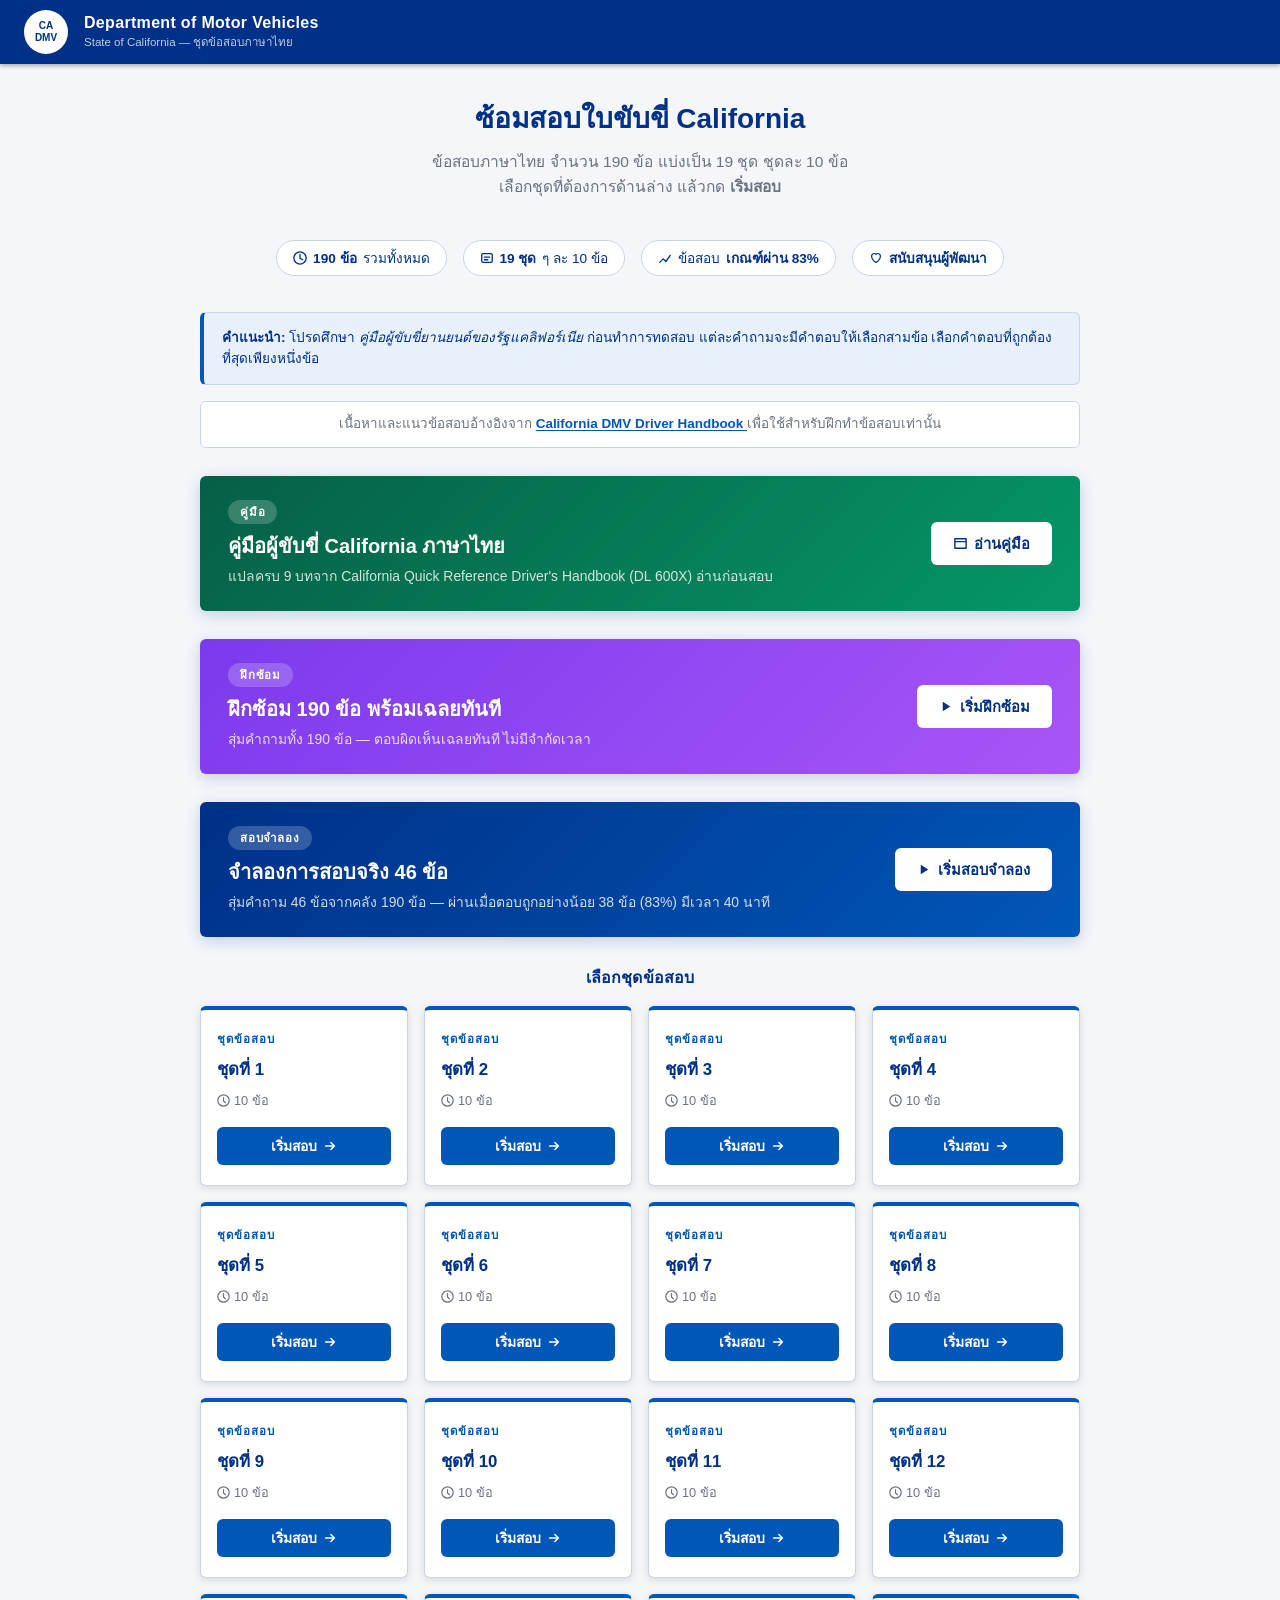
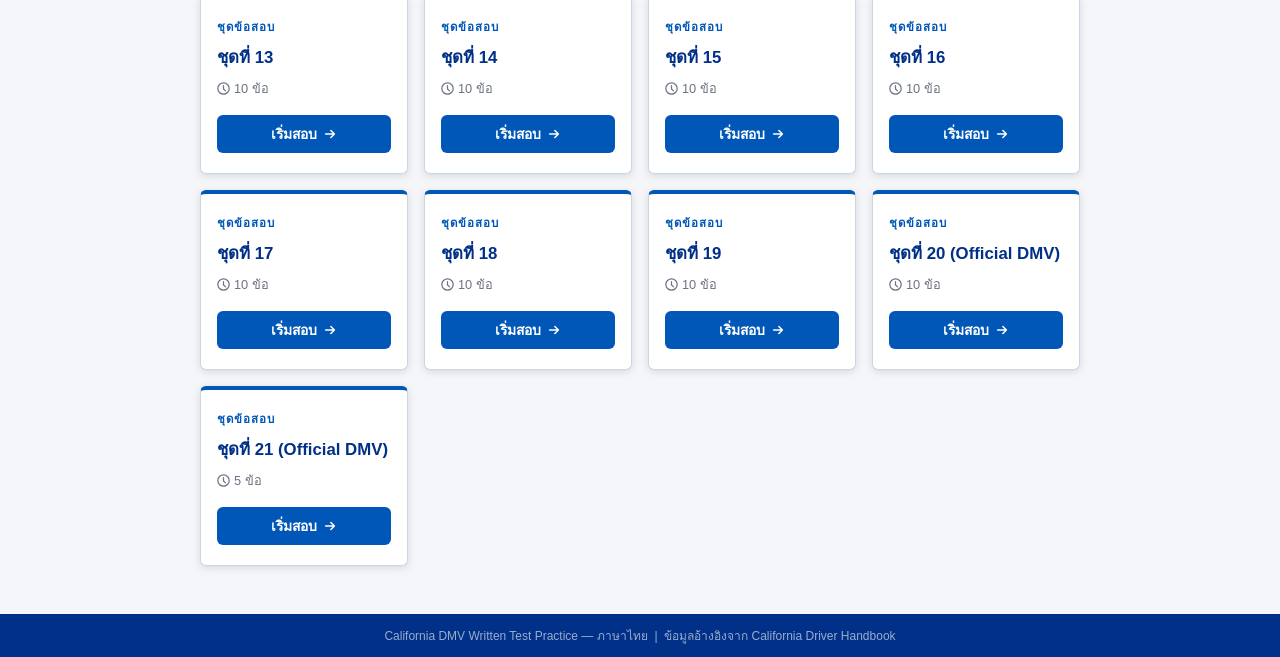
<file: index.html>
<!DOCTYPE html>
<html lang="th">
<head>
  <meta charset="UTF-8" />
  <meta name="viewport" content="width=device-width, initial-scale=1.0" />
  <meta name="description" content="ซ้อมสอบใบขับขี่ California DMV ภาษาไทย 190 ข้อ แบ่งเป็น 19 ชุด ชุดละ 10 ข้อ" />
  <title>DMV Practice Test — ซ้อมสอบใบขับขี่ภาษาไทย</title>
  <link rel="stylesheet" href="assets/css/main.css" />
</head>
<body>

  <!-- ═══ HEADER ═══════════════════════════════════════════════ -->
  <header class="site-header" role="banner">
    <div class="logo-seal" aria-hidden="true">
      <span>CA<br>DMV</span>
    </div>
    <div class="header-text">
      <span class="header-title">Department of Motor Vehicles</span>
      <span class="header-sub">State of California — ชุดข้อสอบภาษาไทย</span>
    </div>
  </header>

  <!-- ═══ MAIN ══════════════════════════════════════════════════ -->
  <main class="page-wrapper" role="main">

    <section class="home-hero" aria-labelledby="hero-heading">
      <h1 id="hero-heading">ซ้อมสอบใบขับขี่ California</h1>
      <p>ข้อสอบภาษาไทย จำนวน 190 ข้อ แบ่งเป็น 19 ชุด ชุดละ 10 ข้อ<br>
         เลือกชุดที่ต้องการด้านล่าง แล้วกด <strong>เริ่มสอบ</strong></p>
    </section>

    <div class="home-info-bar" role="list">
      <div class="info-chip" role="listitem">
        <svg width="14" height="14" viewBox="0 0 16 16" fill="none" aria-hidden="true">
          <path d="M8 1a7 7 0 1 0 0 14A7 7 0 0 0 8 1zm0 3v4.5l3 1.5" stroke="currentColor" stroke-width="1.5" stroke-linecap="round"/>
        </svg>
        <strong>190 ข้อ</strong> รวมทั้งหมด
      </div>
      <div class="info-chip" role="listitem">
        <svg width="14" height="14" viewBox="0 0 16 16" fill="none" aria-hidden="true">
          <rect x="2" y="3" width="12" height="10" rx="1.5" stroke="currentColor" stroke-width="1.5"/>
          <path d="M5 7h6M5 10h4" stroke="currentColor" stroke-width="1.5" stroke-linecap="round"/>
        </svg>
        <strong>19 ชุด</strong> ๆ ละ 10 ข้อ
      </div>
      <div class="info-chip" role="listitem">
        <svg width="14" height="14" viewBox="0 0 16 16" fill="none" aria-hidden="true">
          <path d="M2 13l4-4 3 3 5-7" stroke="currentColor" stroke-width="1.5" stroke-linecap="round" stroke-linejoin="round"/>
        </svg>
        ข้อสอบ <strong>เกณฑ์ผ่าน 83%</strong>
      </div>
      <button class="support-chip" type="button" id="support-open">
        <svg width="14" height="14" viewBox="0 0 16 16" fill="none" aria-hidden="true">
          <path d="M8 13s-5-3.1-5-7.1A2.9 2.9 0 0 1 8 3.8a2.9 2.9 0 0 1 5 2.1C13 9.9 8 13 8 13z"
                stroke="currentColor" stroke-width="1.4" stroke-linejoin="round"/>
        </svg>
        สนับสนุนผู้พัฒนา
      </button>
    </div>

    <div class="notice-box" role="note">
      <strong>คำแนะนำ:</strong> โปรดศึกษา
      <em>คู่มือผู้ขับขี่ยานยนต์ของรัฐแคลิฟอร์เนีย</em> ก่อนทำการทดสอบ
      แต่ละคำถามจะมีคำตอบให้เลือกสามข้อ เลือกคำตอบที่ถูกต้องที่สุดเพียงหนึ่งข้อ
    </div>

    <div class="reference-box" role="note">
      เนื้อหาและแนวข้อสอบอ้างอิงจาก
      <a href="https://www.dmv.ca.gov/portal/handbook/california-driver-handbook/"
         target="_blank" rel="noopener noreferrer">
        California DMV Driver Handbook
      </a>
      เพื่อใช้สำหรับฝึกทำข้อสอบเท่านั้น
    </div>

    <!-- Handbook banner -->
    <div class="mock-exam-banner" role="complementary" aria-label="คู่มือผู้ขับขี่" style="background:linear-gradient(135deg,#065f46,#059669);">
      <div>
        <div class="mock-exam-badge" style="background:rgba(255,255,255,.2);">คู่มือ</div>
        <h2 class="mock-exam-banner-title">คู่มือผู้ขับขี่ California ภาษาไทย</h2>
        <p class="mock-exam-banner-desc">
          แปลครบ 9 บทจาก California Quick Reference Driver's Handbook (DL 600X) อ่านก่อนสอบ
        </p>
      </div>
      <a href="handbook.html" class="btn-white">
        <svg width="15" height="15" viewBox="0 0 16 16" fill="none" aria-hidden="true">
          <path d="M2 3h12v10H2zM2 6h12" stroke="currentColor" stroke-width="1.5" stroke-linejoin="round"/>
        </svg>
        อ่านคู่มือ
      </a>
    </div>

    <!-- Practice all banner -->
    <div class="mock-exam-banner" role="complementary" aria-label="ฝึกซ้อม 190 ข้อ" style="background:linear-gradient(135deg,#7c3aed,#a855f7);">
      <div>
        <div class="mock-exam-badge" style="background:rgba(255,255,255,.2);">ฝึกซ้อม</div>
        <h2 class="mock-exam-banner-title">ฝึกซ้อม 190 ข้อ พร้อมเฉลยทันที</h2>
        <p class="mock-exam-banner-desc">
          สุ่มคำถามทั้ง 190 ข้อ — ตอบผิดเห็นเฉลยทันที ไม่มีจำกัดเวลา
        </p>
      </div>
      <a href="practice.html" class="btn-white">
        <svg width="15" height="15" viewBox="0 0 16 16" fill="none" aria-hidden="true">
          <path d="M4 3l8 5-8 5V3z" fill="currentColor"/>
        </svg>
        เริ่มฝึกซ้อม
      </a>
    </div>

    <!-- Mock exam banner -->
    <div class="mock-exam-banner" role="complementary" aria-label="สอบจำลอง">
      <div>
        <div class="mock-exam-badge">สอบจำลอง</div>
        <h2 class="mock-exam-banner-title">จำลองการสอบจริง 46 ข้อ</h2>
        <p class="mock-exam-banner-desc">
          สุ่มคำถาม 46 ข้อจากคลัง 190 ข้อ — ผ่านเมื่อตอบถูกอย่างน้อย 38 ข้อ (83%) มีเวลา 40 นาที
        </p>
      </div>
      <a href="mock-exam.html" class="btn-white">
        <svg width="15" height="15" viewBox="0 0 16 16" fill="none" aria-hidden="true">
          <path d="M4 3l8 5-8 5V3z" fill="currentColor"/>
        </svg>
        เริ่มสอบจำลอง
      </a>
    </div>

    <p class="test-grid-title" id="grid-heading">เลือกชุดข้อสอบ</p>

    <div class="test-grid" id="test-grid" role="list" aria-labelledby="grid-heading">
      <!-- cards injected by home.js -->
    </div>

  </main>

  <div class="support-modal" id="support-modal" aria-hidden="true">
    <div class="support-backdrop" data-support-close></div>
    <section class="support-dialog" role="dialog" aria-modal="true" aria-labelledby="support-title">
      <button class="support-close" type="button" data-support-close aria-label="ปิดหน้าต่างสนับสนุน">
        ×
      </button>
      <h2 id="support-title">สนับสนุนผู้พัฒนา</h2>
      <p>
        เว็บไซต์นี้จัดทำขึ้นเพื่อช่วยผู้สอบใบขับขี่ภาษาไทย
        หากมีประโยชน์ สามารถสนับสนุนค่าเว็บไซต์ได้ตามสมัครใจ
      </p>
      <img src="assets/img/support-zelle-qr.jpg"
           alt="QR สำหรับสนับสนุนผ่าน Zelle ชื่อ Jirayu Wannagul"
           class="support-qr">
      <p class="support-note">
        ไม่ใช่เว็บไซต์ทางการของ California DMV และไม่มีการบังคับชำระเงินเพื่อใช้งาน
      </p>
    </section>
  </div>

  <!-- ═══ FOOTER ════════════════════════════════════════════════ -->
  <footer class="site-footer" role="contentinfo">
    California DMV Written Test Practice — ภาษาไทย &nbsp;|&nbsp; ข้อมูลอ้างอิงจาก California Driver Handbook
  </footer>

  <script src="assets/js/data.js"></script>
  <script src="assets/js/home.js"></script>
<!-- Cloudflare Web Analytics -->
<script defer src='https://static.cloudflareinsights.com/beacon.min.js' data-cf-beacon='{"token": "fc0050c87f024d8ab27a82caa3b9b9db"}'></script><!-- End Cloudflare Web Analytics -->
</body>
</html>
</file>
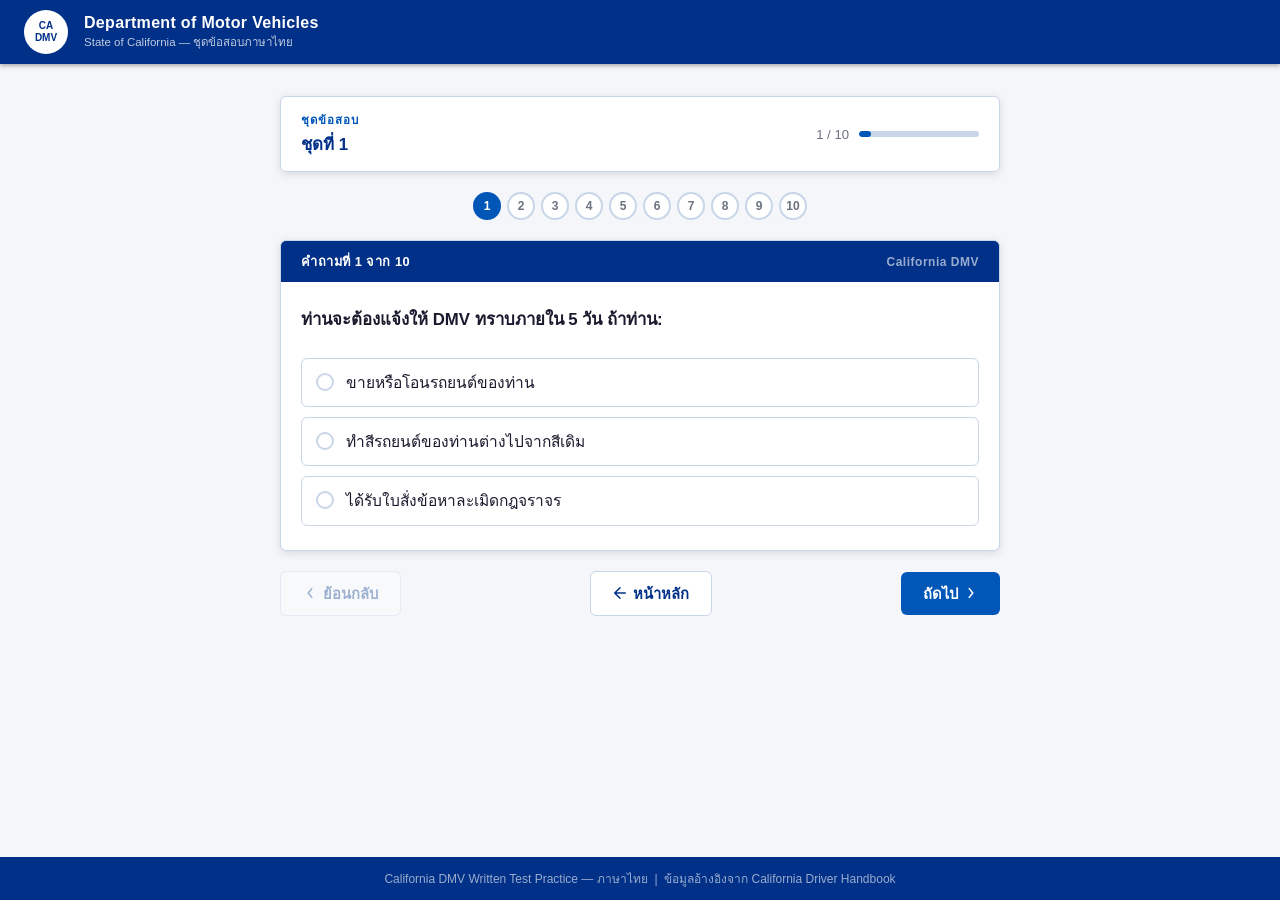
<file: exam.html>
<!DOCTYPE html>
<html lang="th">
<head>
  <meta charset="UTF-8" />
  <meta name="viewport" content="width=device-width, initial-scale=1.0" />
  <meta name="description" content="ทำข้อสอบ DMV California ภาษาไทย" />
  <title>DMV Practice Test — ทำข้อสอบ</title>
  <link rel="stylesheet" href="assets/css/main.css" />
</head>
<body>

  <!-- ═══ HEADER ═══════════════════════════════════════════════ -->
  <header class="site-header" role="banner">
    <div class="logo-seal" aria-hidden="true">
      <span>CA<br>DMV</span>
    </div>
    <div class="header-text">
      <span class="header-title">Department of Motor Vehicles</span>
      <span class="header-sub">State of California — ชุดข้อสอบภาษาไทย</span>
    </div>
  </header>

  <!-- ═══ MAIN ══════════════════════════════════════════════════ -->
  <main class="page-wrapper" role="main">

    <!-- ─── EXAM AREA ─────────────────────────────────────────── -->
    <div class="exam-container" id="exam-area">

      <!-- Test header bar -->
      <div class="exam-header" role="region" aria-label="ข้อมูลชุดข้อสอบ">
        <div class="exam-header-left">
          <span class="exam-header-label" id="exam-label">ชุดข้อสอบ</span>
          <span class="exam-header-title" id="exam-title">ชุดที่ 1</span>
        </div>
        <div class="exam-progress" role="status" aria-live="polite">
          <span class="progress-label" id="progress-label">1 / 10</span>
          <div class="progress-track" role="progressbar"
               aria-valuemin="0" aria-valuemax="100"
               aria-label="ความคืบหน้า">
            <div class="progress-fill" id="progress-fill" style="width:10%"></div>
          </div>
        </div>
      </div>

      <!-- Question nav dots -->
      <nav class="question-dots" id="question-dots"
           aria-label="ข้อที่" role="navigation">
        <!-- injected by exam.js -->
      </nav>

      <!-- Question card -->
      <article class="question-card" aria-label="คำถาม">
        <div class="question-card-top">
          <span id="question-num-label">คำถามที่ 1 จาก 10</span>
          <span style="opacity:.6;font-size:.75rem;">California DMV</span>
        </div>
        <div class="question-card-body">
          <p class="question-text" id="question-text" role="heading" aria-level="2">
            <!-- injected by exam.js -->
          </p>
          <div class="question-media" id="question-media" aria-hidden="true"></div>
          <div class="choices-list" id="choices-list" role="radiogroup" aria-labelledby="question-text">
            <!-- injected by exam.js -->
          </div>
        </div>
      </article>

      <!-- Navigation buttons -->
      <nav class="exam-nav" aria-label="นำทางข้อสอบ">
        <button class="btn btn-outline" id="btn-prev"
                aria-label="ข้อก่อนหน้า" disabled>
          <svg width="14" height="14" viewBox="0 0 16 16" fill="none" aria-hidden="true">
            <path d="M10 3L6 8l4 5" stroke="currentColor" stroke-width="1.8"
                  stroke-linecap="round" stroke-linejoin="round"/>
          </svg>
          ย้อนกลับ
        </button>

        <a href="index.html" class="btn btn-outline" aria-label="กลับหน้าหลัก">
          <svg width="14" height="14" viewBox="0 0 16 16" fill="none" aria-hidden="true">
            <path d="M8 2L2 8l6 6M2 8h12" stroke="currentColor" stroke-width="1.8"
                  stroke-linecap="round" stroke-linejoin="round"/>
          </svg>
          หน้าหลัก
        </a>

        <button class="btn btn-primary" id="btn-next"
                aria-label="ข้อถัดไป">
          ถัดไป
          <svg width="14" height="14" viewBox="0 0 16 16" fill="none" aria-hidden="true">
            <path d="M6 3l4 5-4 5" stroke="currentColor" stroke-width="1.8"
                  stroke-linecap="round" stroke-linejoin="round"/>
          </svg>
        </button>

        <button class="btn btn-submit" id="btn-submit"
                style="display:none" aria-label="ส่งข้อสอบ">
          ส่งข้อสอบ
          <svg width="14" height="14" viewBox="0 0 16 16" fill="none" aria-hidden="true">
            <path d="M2 8h12M9 4l5 4-5 4" stroke="currentColor" stroke-width="1.8"
                  stroke-linecap="round" stroke-linejoin="round"/>
          </svg>
        </button>
      </nav>

    </div><!-- /#exam-area -->

    <!-- ─── SUMMARY AREA ────────────────────────────────────── -->
    <div id="summary-area" style="display:none; width:100%; max-width:960px;">
      <div class="summary-card" role="region" aria-label="สรุปผลการสอบ">

        <div class="summary-icon" aria-hidden="true">📋</div>
        <h2 class="summary-title">สรุปการตอบคำถาม</h2>
        <p class="summary-subtitle">
          ชุดที่ <strong id="summary-test-title">1</strong> —
          คะแนน <strong id="summary-score">0</strong>/<strong id="summary-total-score">10</strong>
          |
          ตอบแล้ว <strong id="summary-answered">0</strong> ข้อ
          / ยังไม่ตอบ <strong id="summary-unanswered">0</strong> ข้อ
          (จากทั้งหมด <strong id="summary-total">10</strong> ข้อ)
        </p>

        <table class="summary-table" role="table" aria-label="รายละเอียดคำตอบ">
          <thead>
            <tr>
              <th scope="col" style="width:48px">ข้อ</th>
              <th scope="col">คำถาม</th>
              <th scope="col" style="width:180px">คำตอบที่เลือก</th>
              <th scope="col" style="width:180px">เฉลย</th>
              <th scope="col" style="width:80px">ผล</th>
            </tr>
          </thead>
          <tbody id="summary-tbody">
            <!-- injected by exam.js -->
          </tbody>
        </table>

        <div class="summary-actions">
          <button class="btn btn-outline" onclick="retakeExam()" aria-label="ทำใหม่อีกครั้ง">
            <svg width="14" height="14" viewBox="0 0 16 16" fill="none" aria-hidden="true">
              <path d="M2 8a6 6 0 1 0 1.5-4M2 4v4h4" stroke="currentColor"
                    stroke-width="1.8" stroke-linecap="round" stroke-linejoin="round"/>
            </svg>
            ทำใหม่อีกครั้ง
          </button>
          <button class="btn btn-primary" onclick="goHome()" aria-label="กลับหน้าหลัก">
            <svg width="14" height="14" viewBox="0 0 16 16" fill="none" aria-hidden="true">
              <path d="M2 8l6-6 6 6M4 6v7h3v-4h2v4h3V6" stroke="currentColor"
                    stroke-width="1.8" stroke-linecap="round" stroke-linejoin="round"/>
            </svg>
            กลับหน้าหลัก
          </button>
        </div>

      </div>
    </div><!-- /#summary-area -->

  </main>

  <!-- ═══ FOOTER ════════════════════════════════════════════════ -->
  <footer class="site-footer" role="contentinfo">
    California DMV Written Test Practice — ภาษาไทย &nbsp;|&nbsp; ข้อมูลอ้างอิงจาก California Driver Handbook
  </footer>

  <script src="assets/js/data.js"></script>
  <script src="assets/js/exam.js"></script>
<!-- Cloudflare Web Analytics -->
<script defer src='https://static.cloudflareinsights.com/beacon.min.js' data-cf-beacon='{"token": "fc0050c87f024d8ab27a82caa3b9b9db"}'></script><!-- End Cloudflare Web Analytics -->
</body>
</html>
</file>
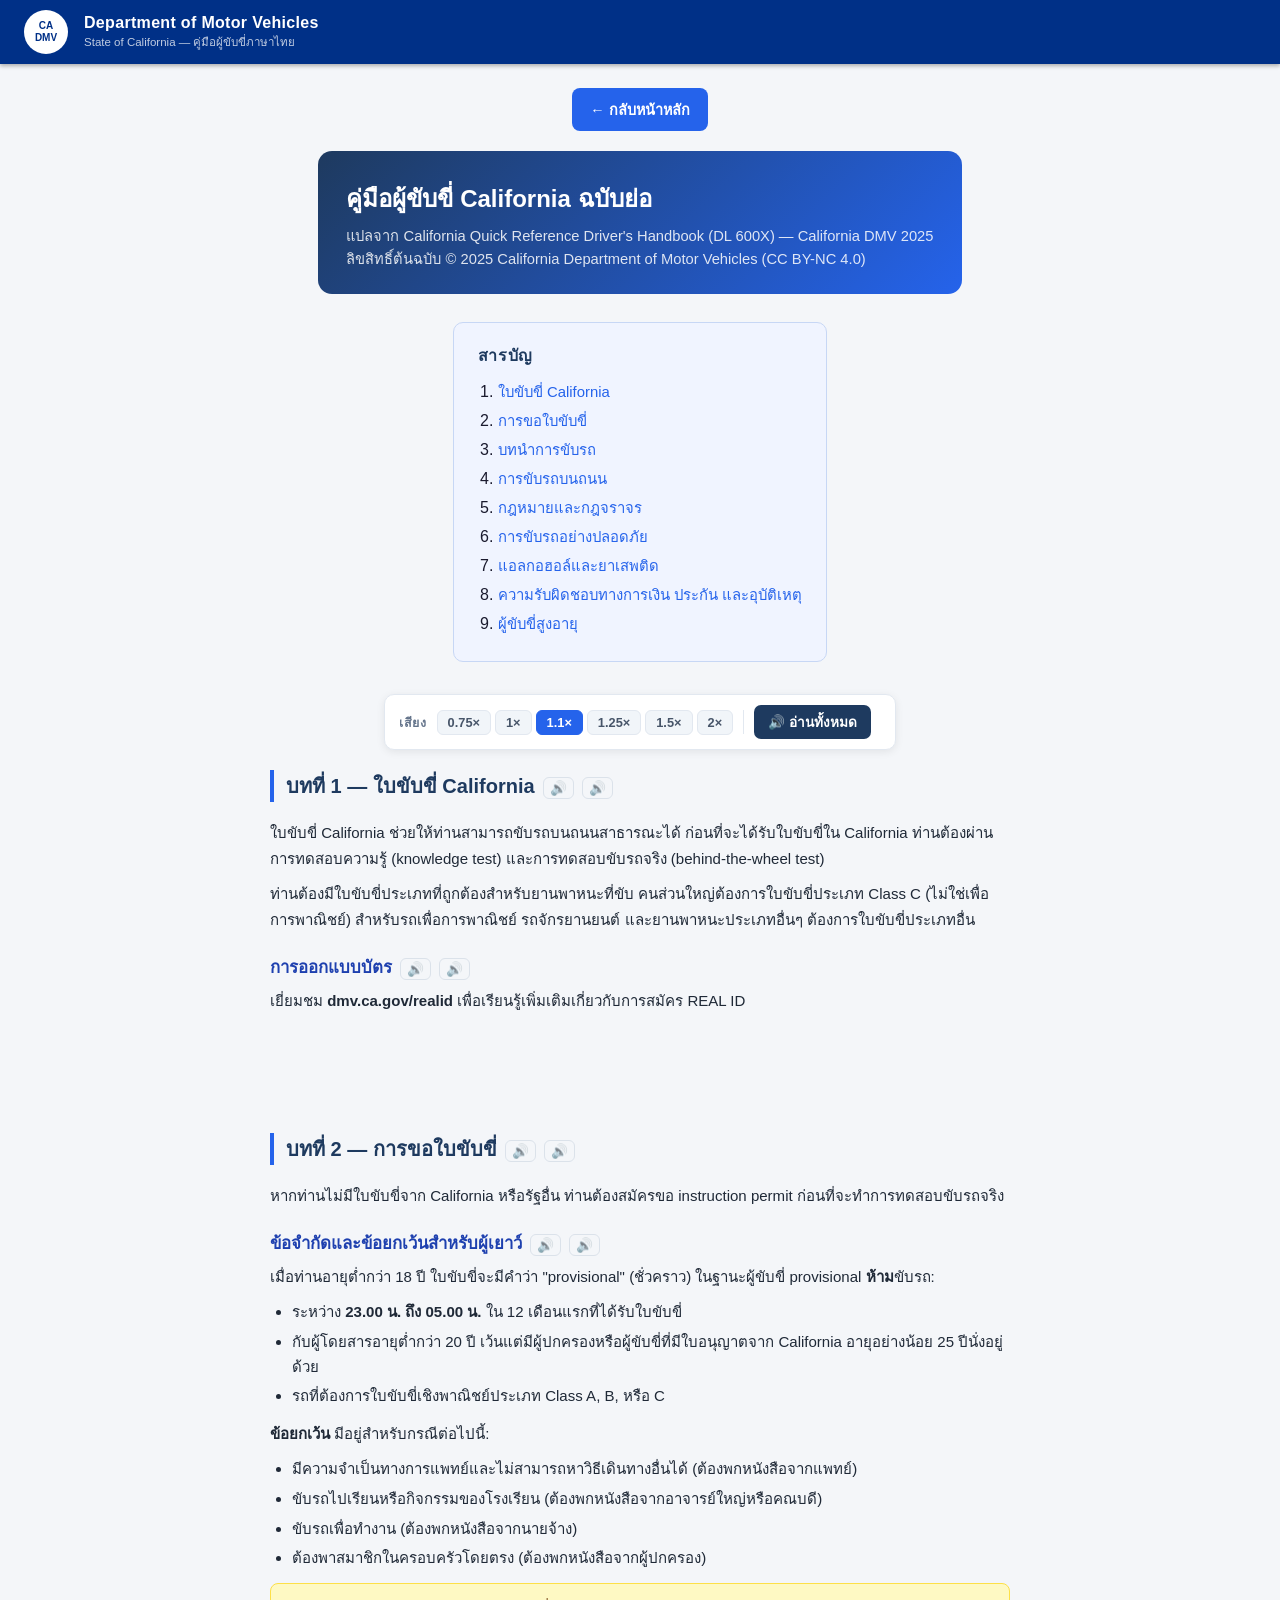
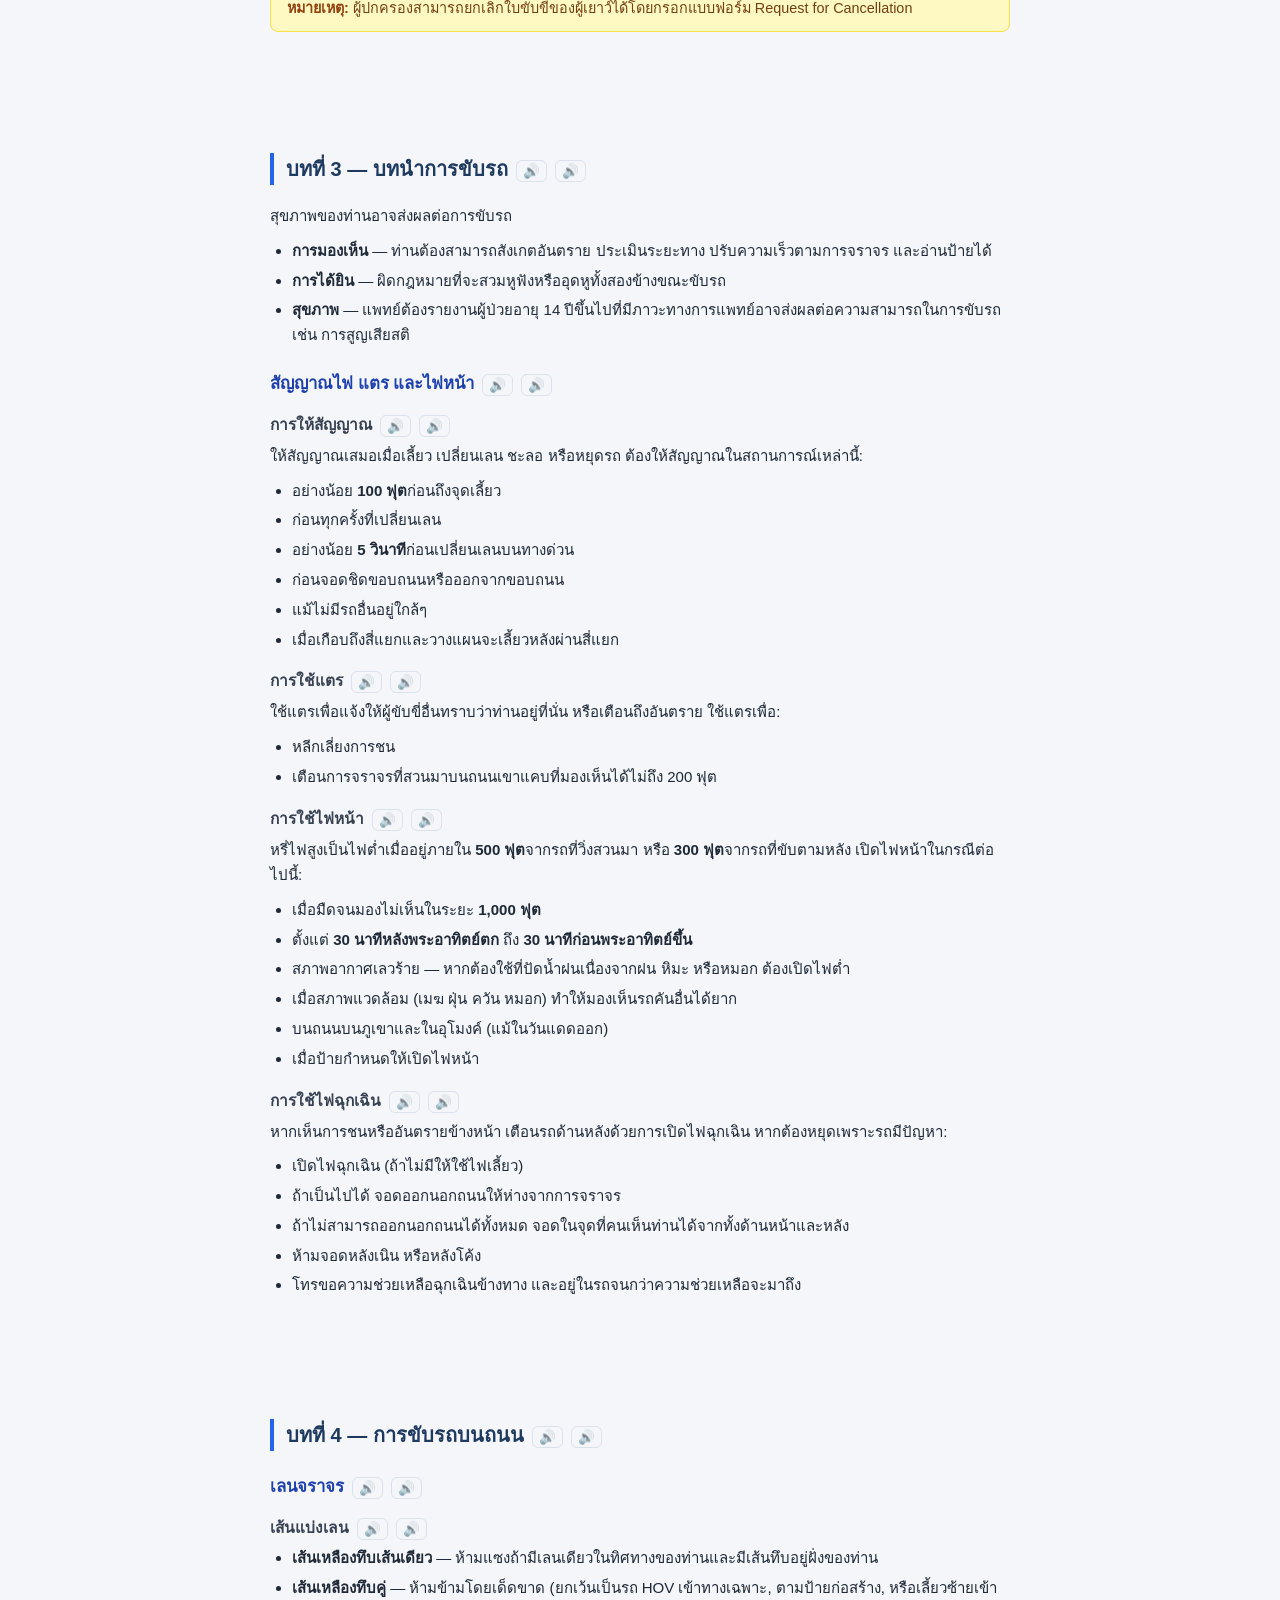
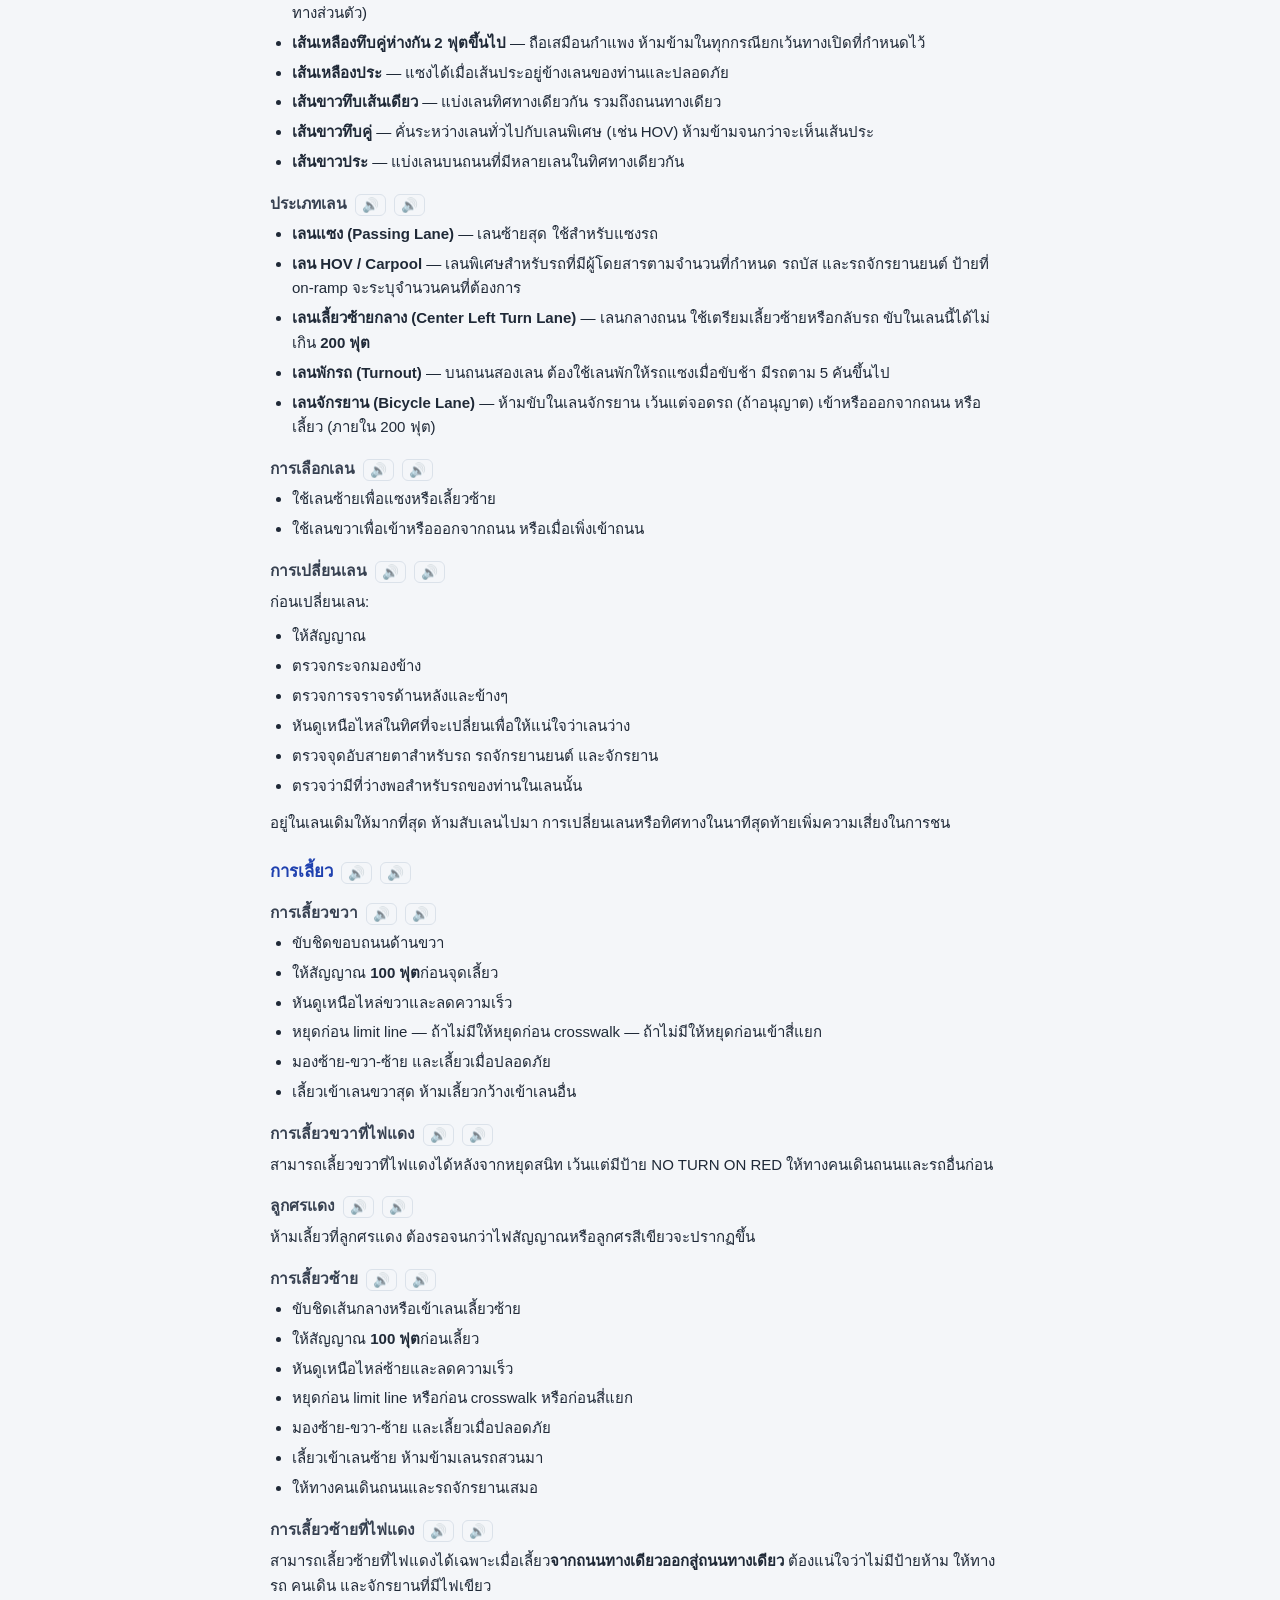
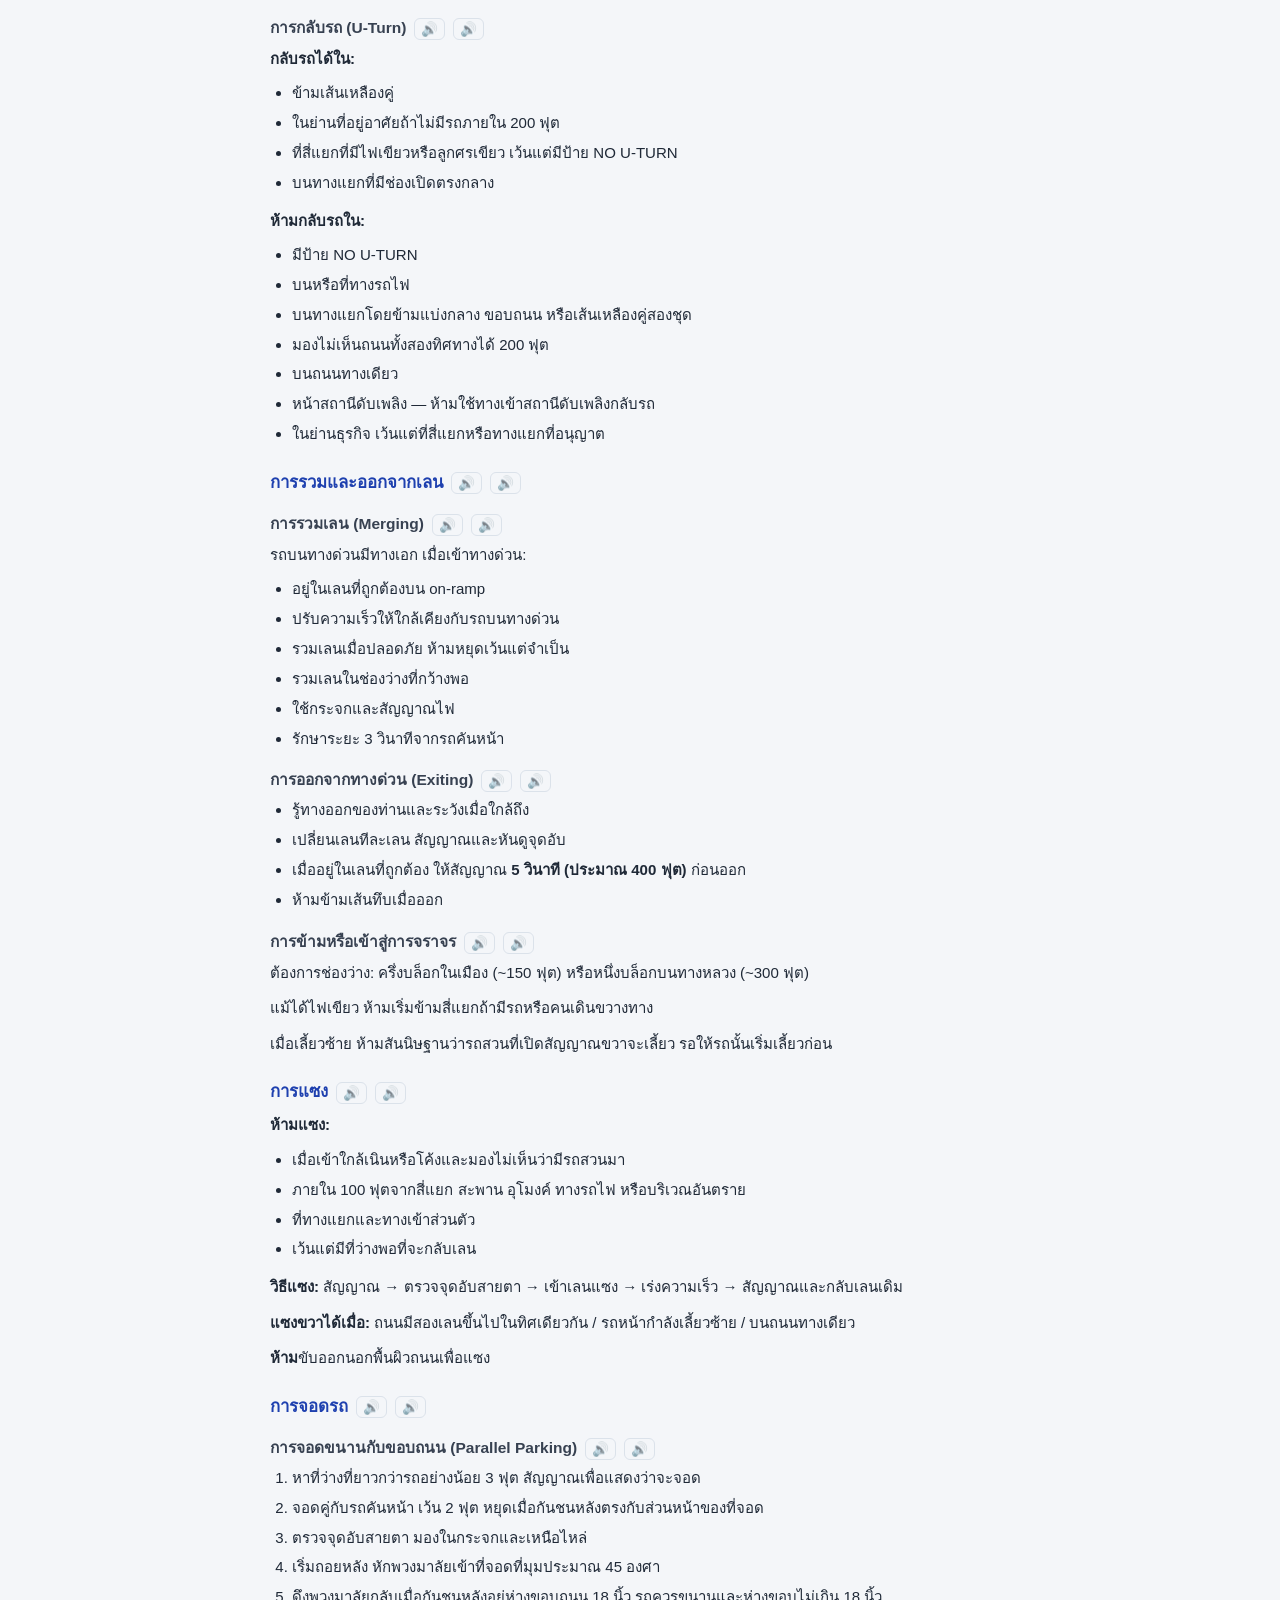
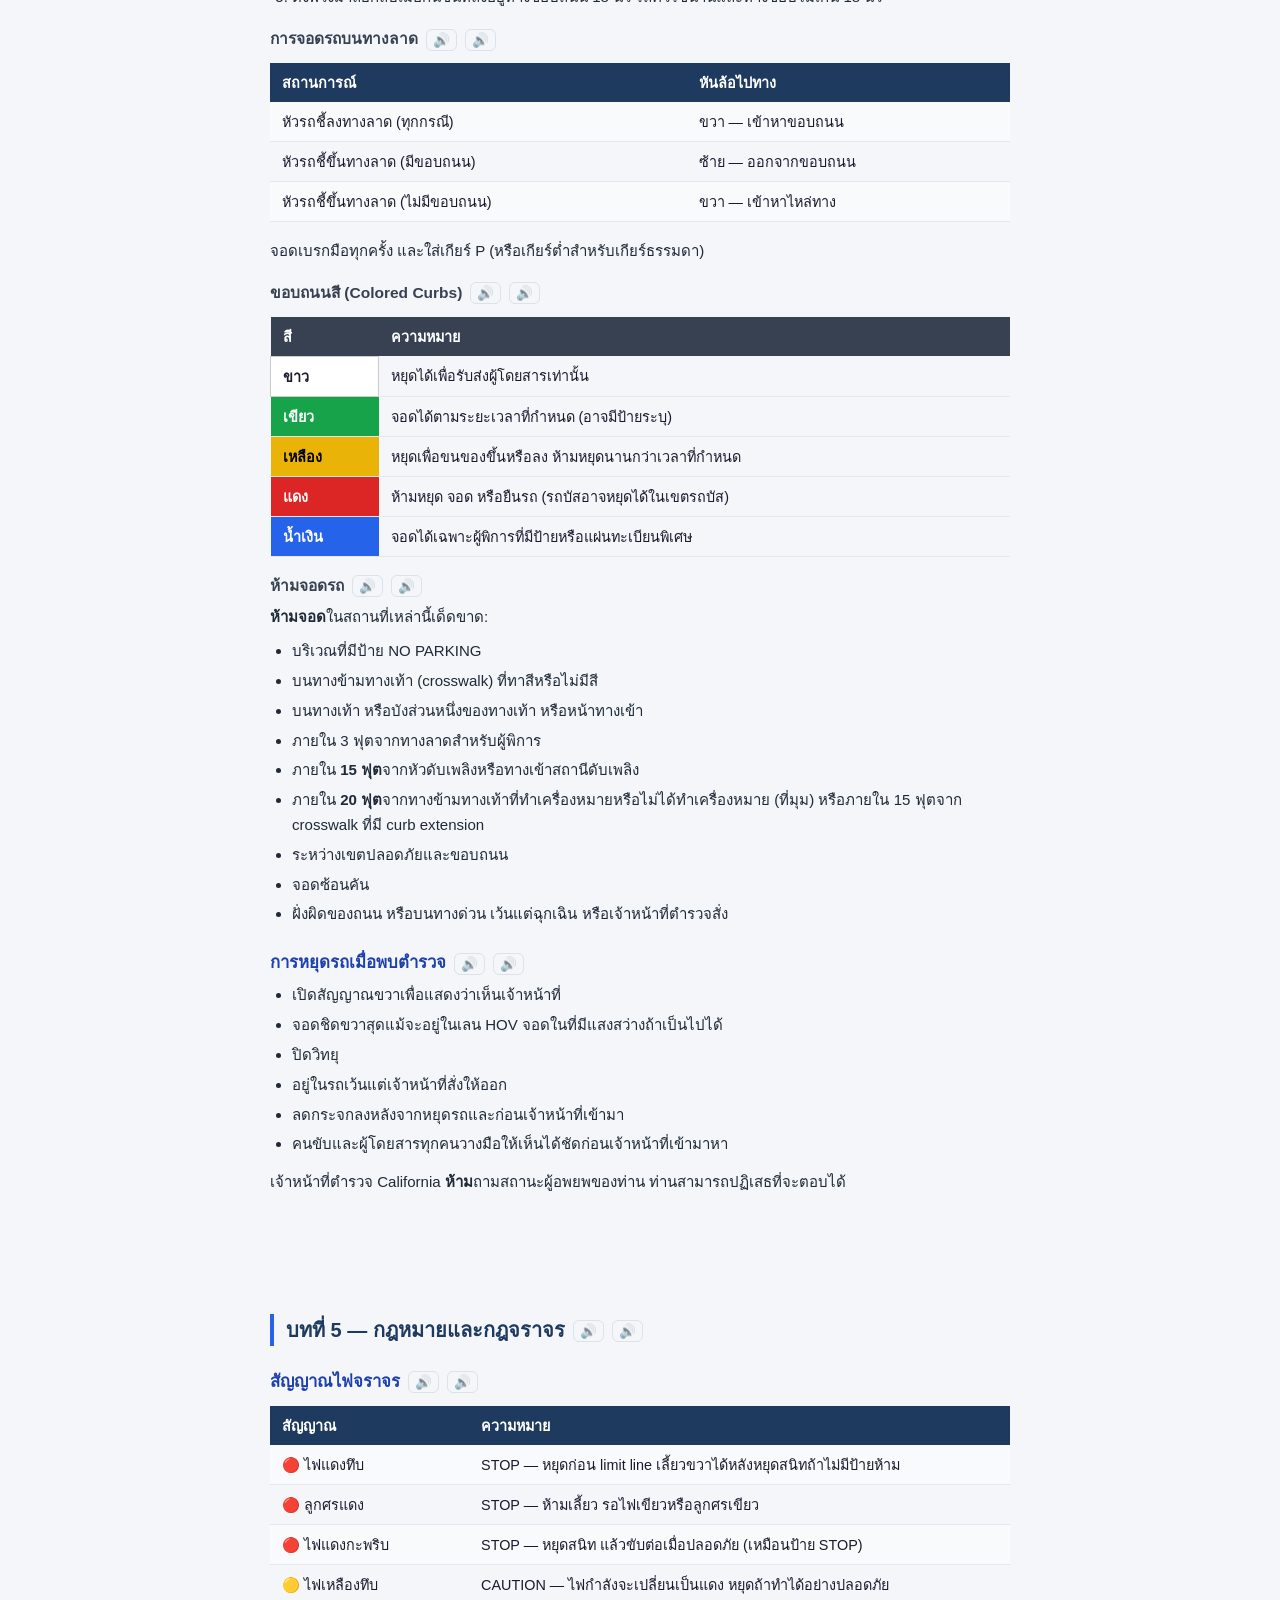
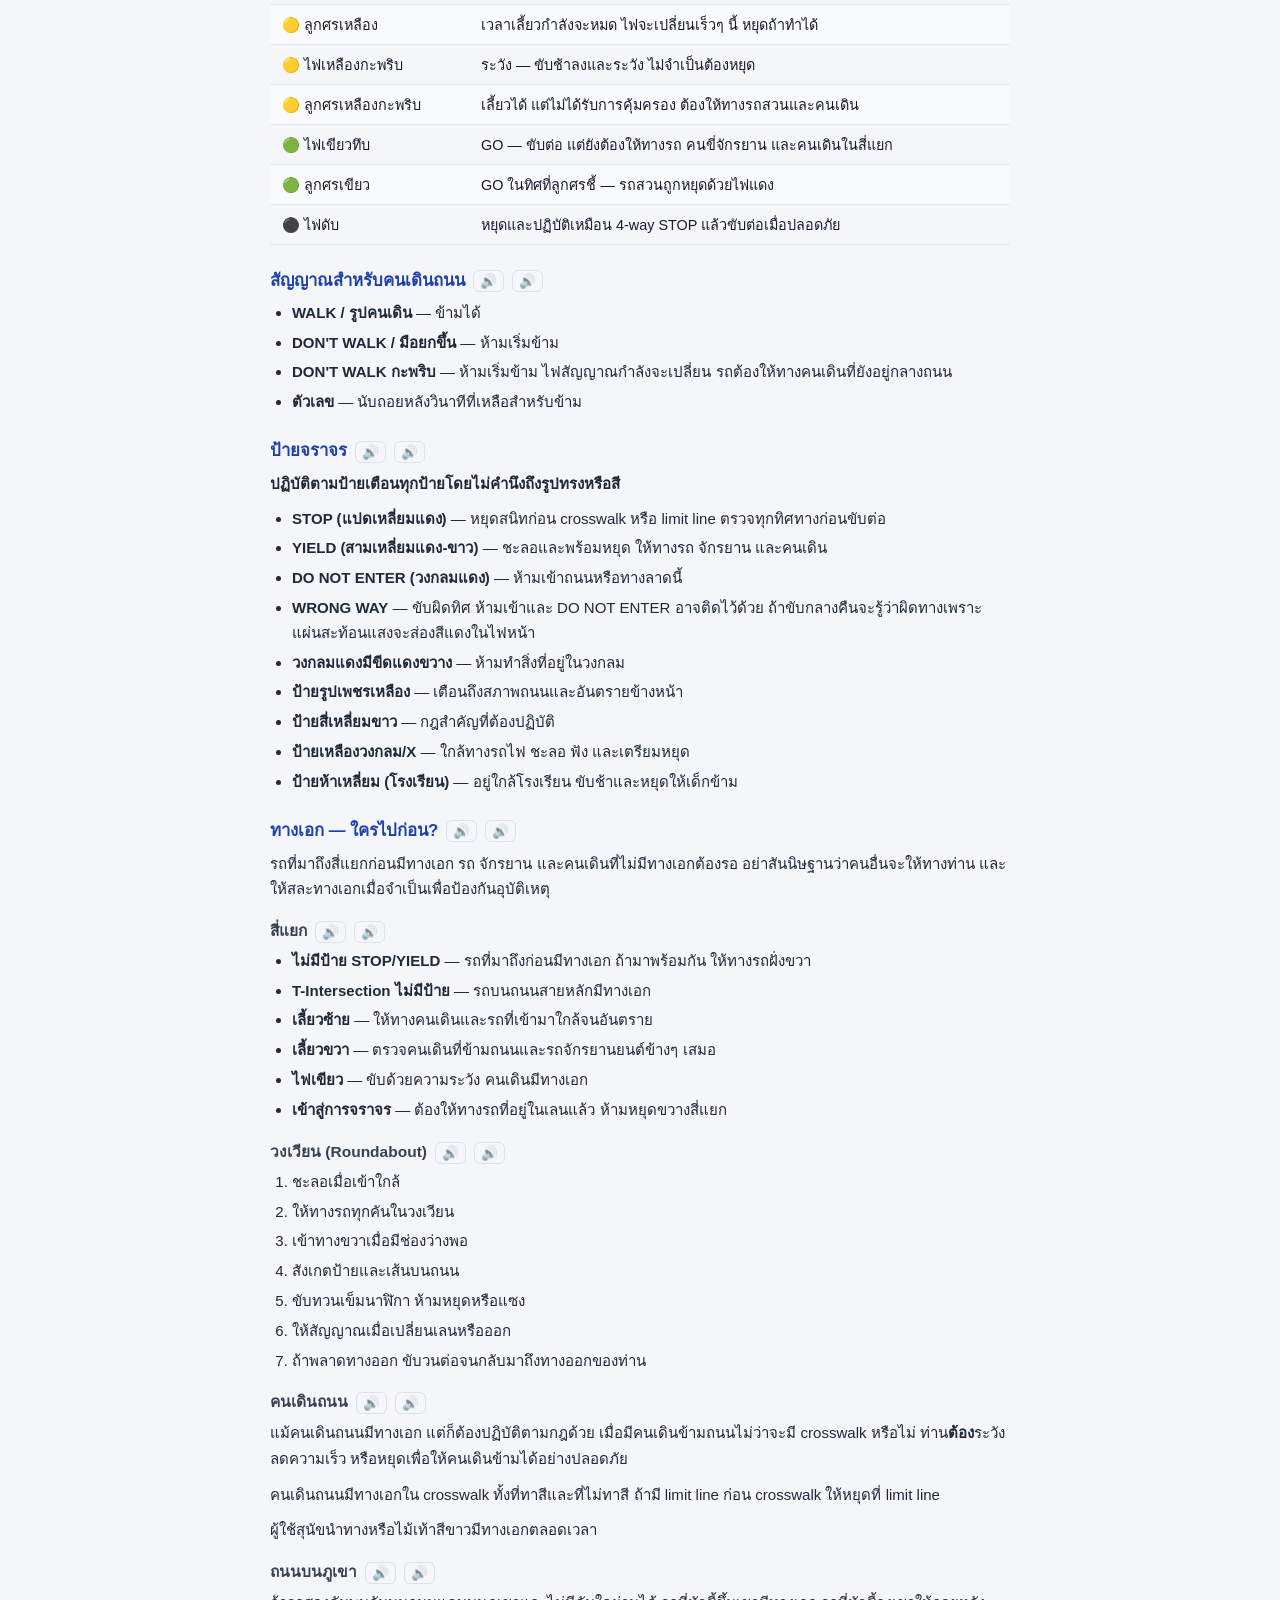
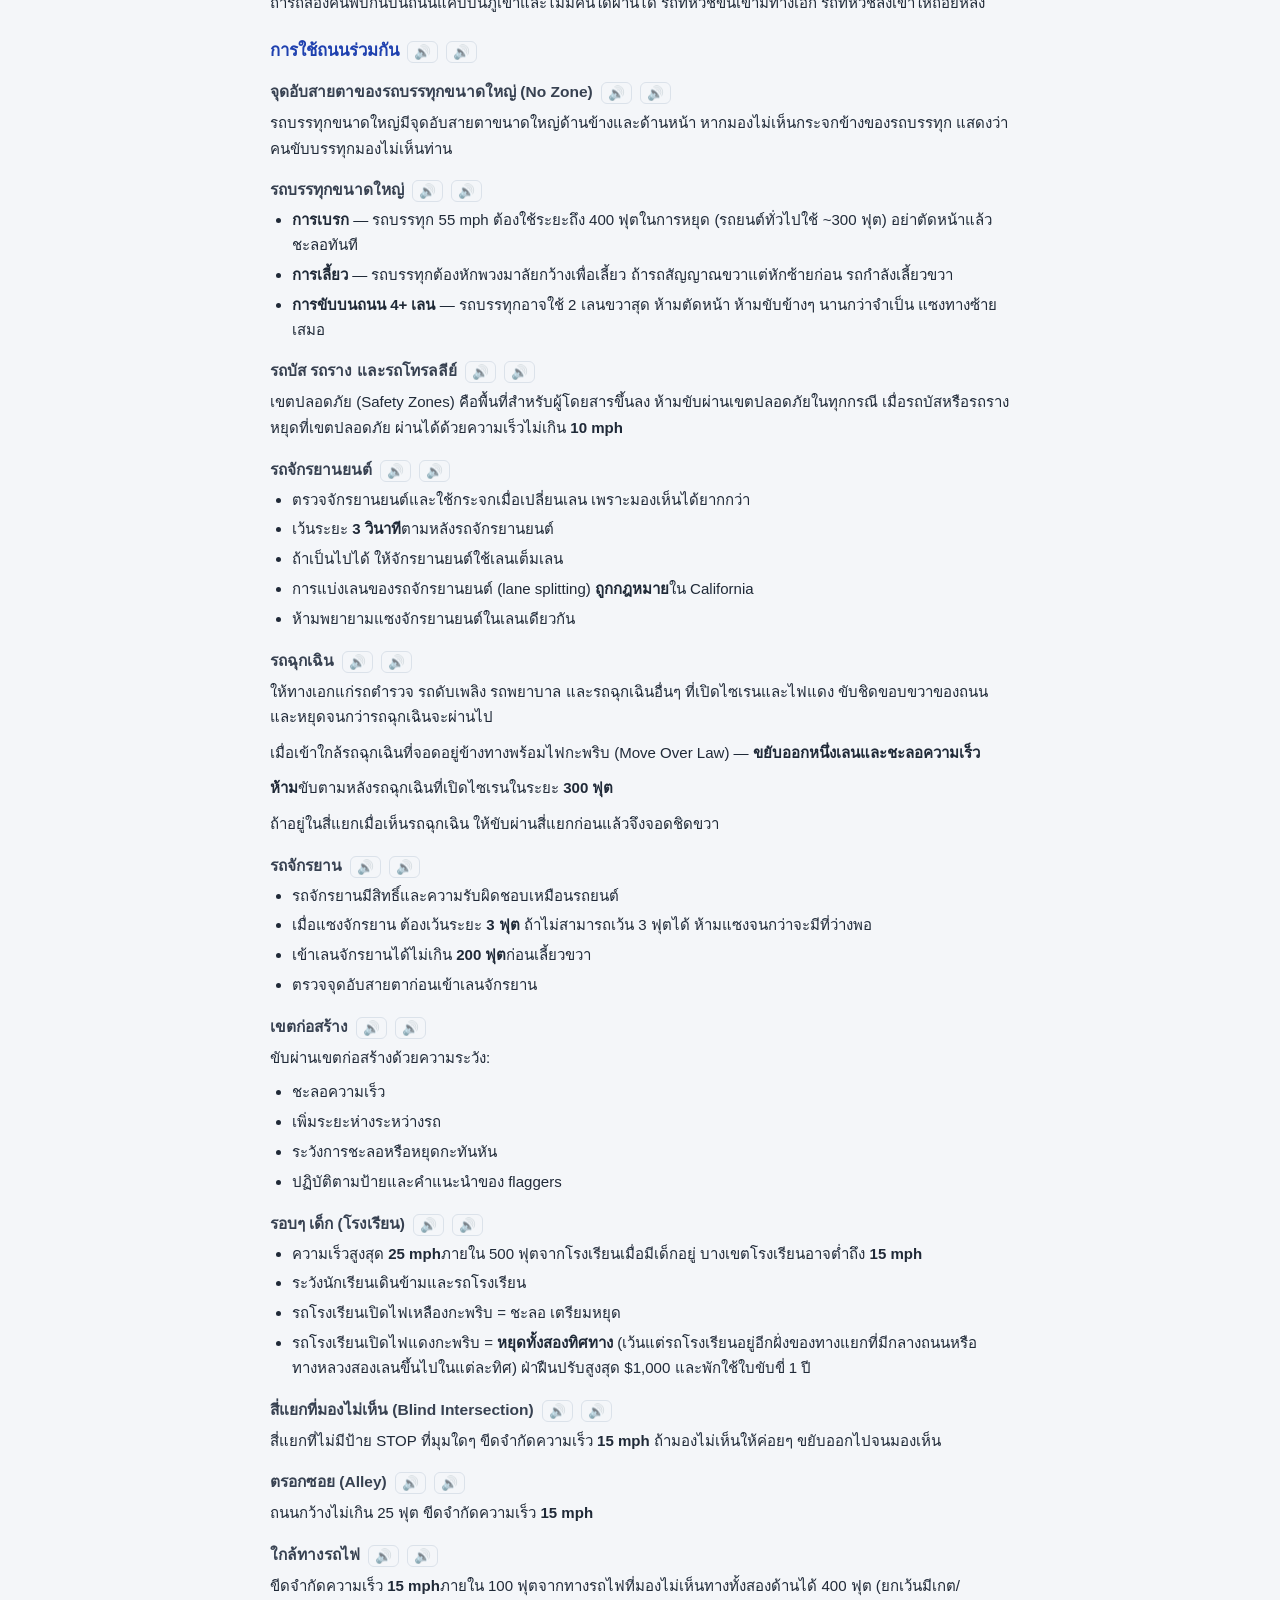
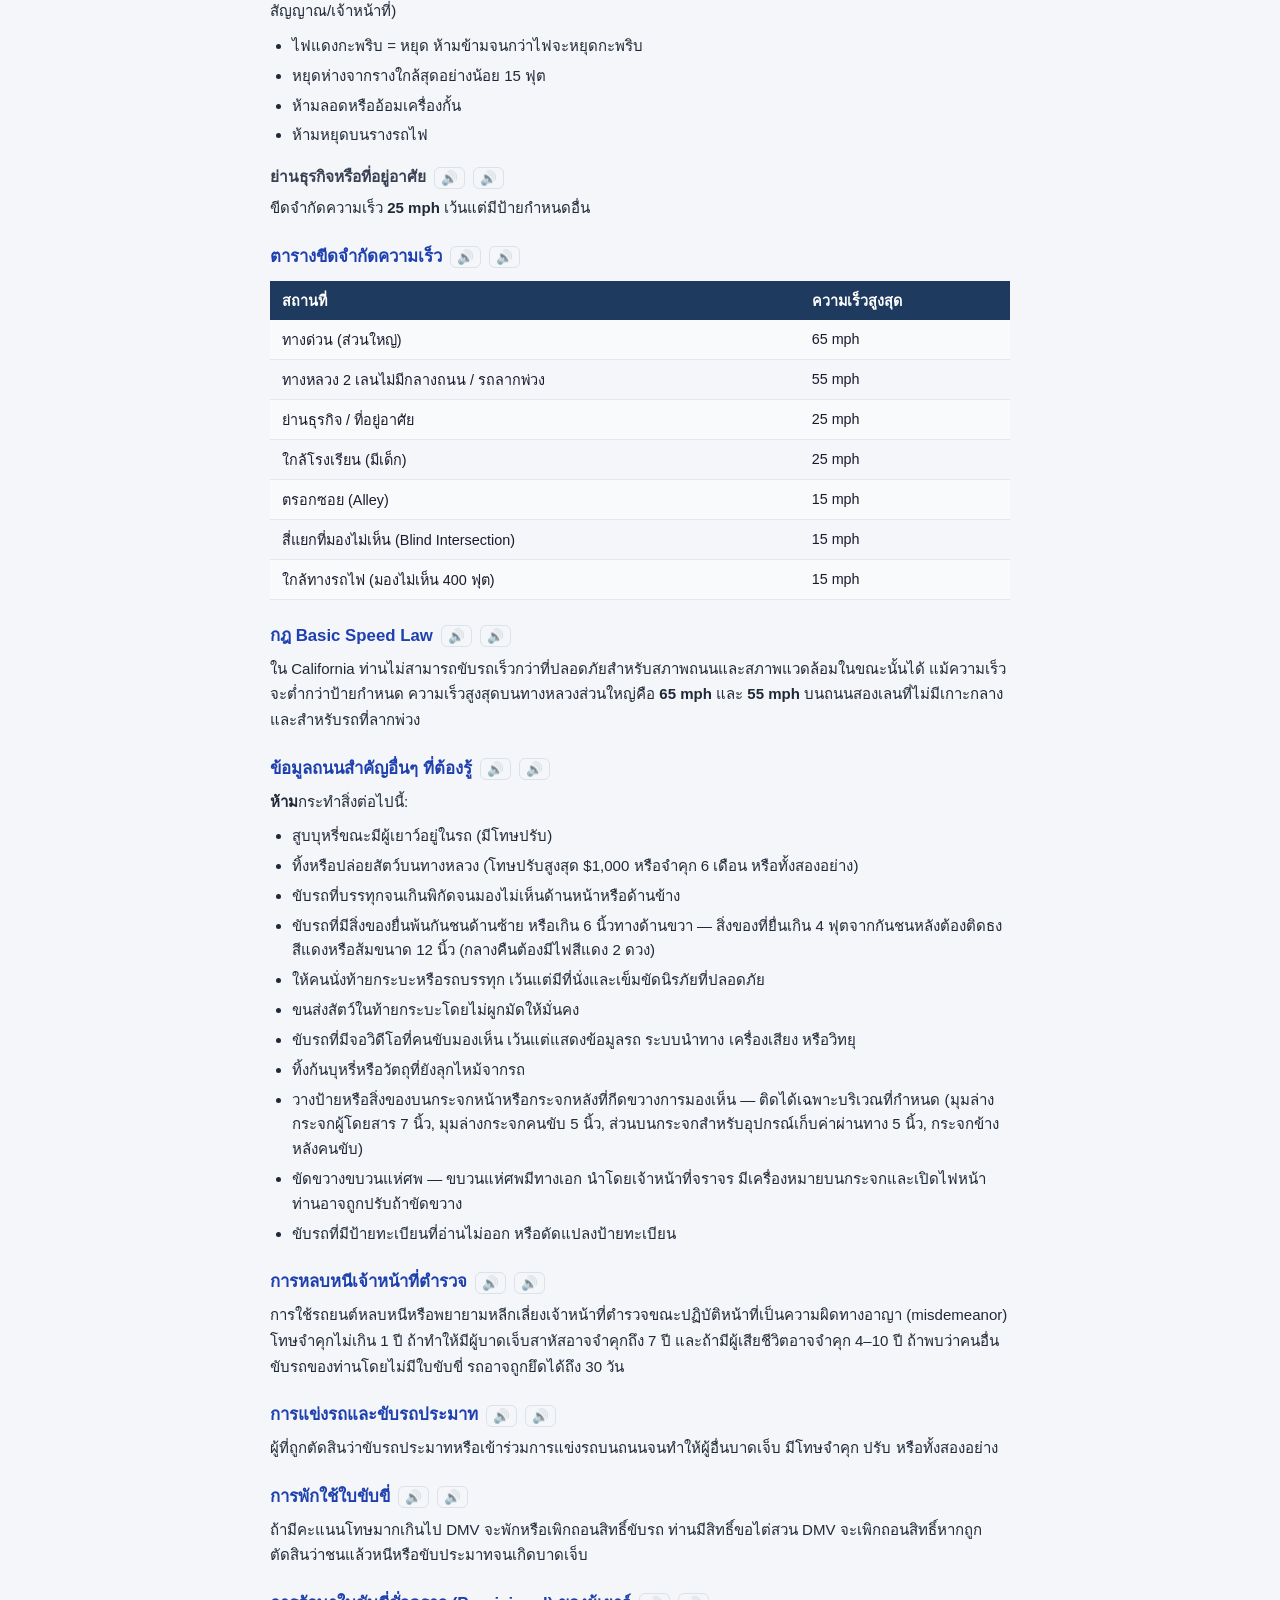
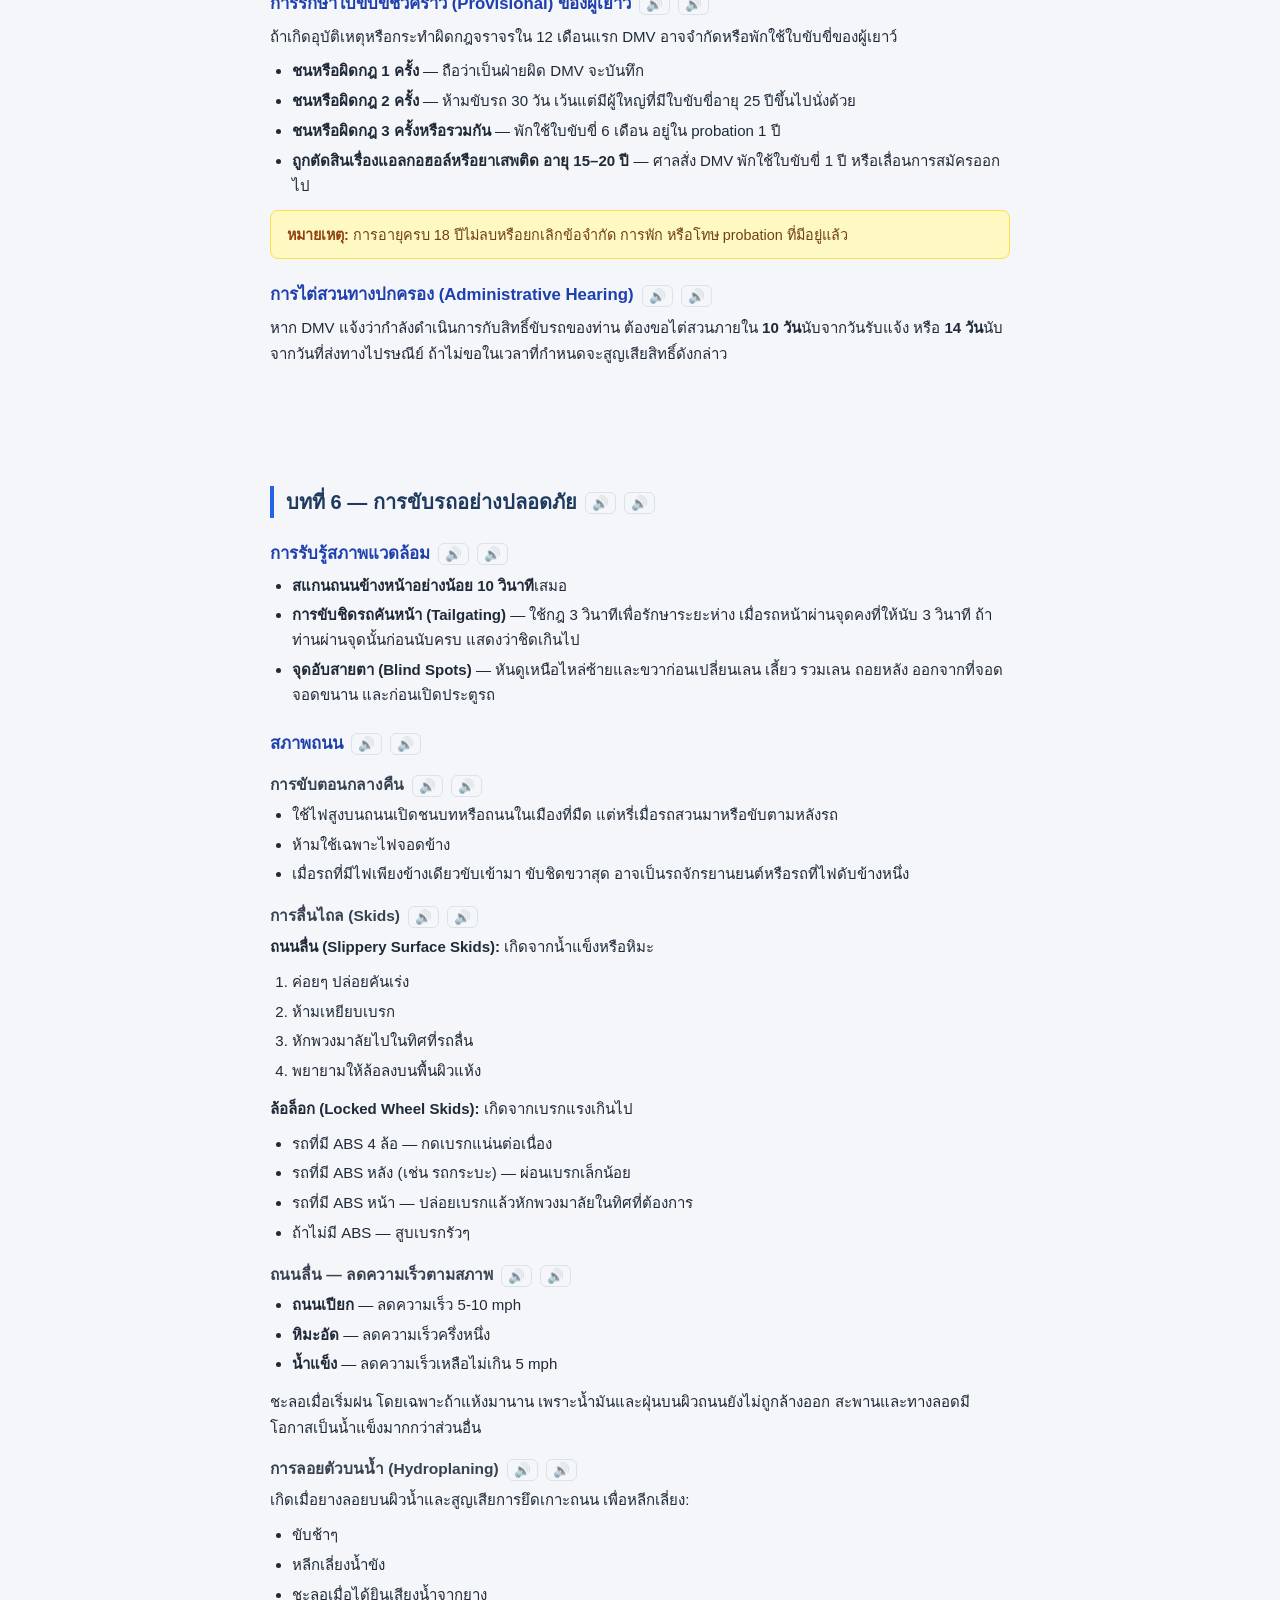
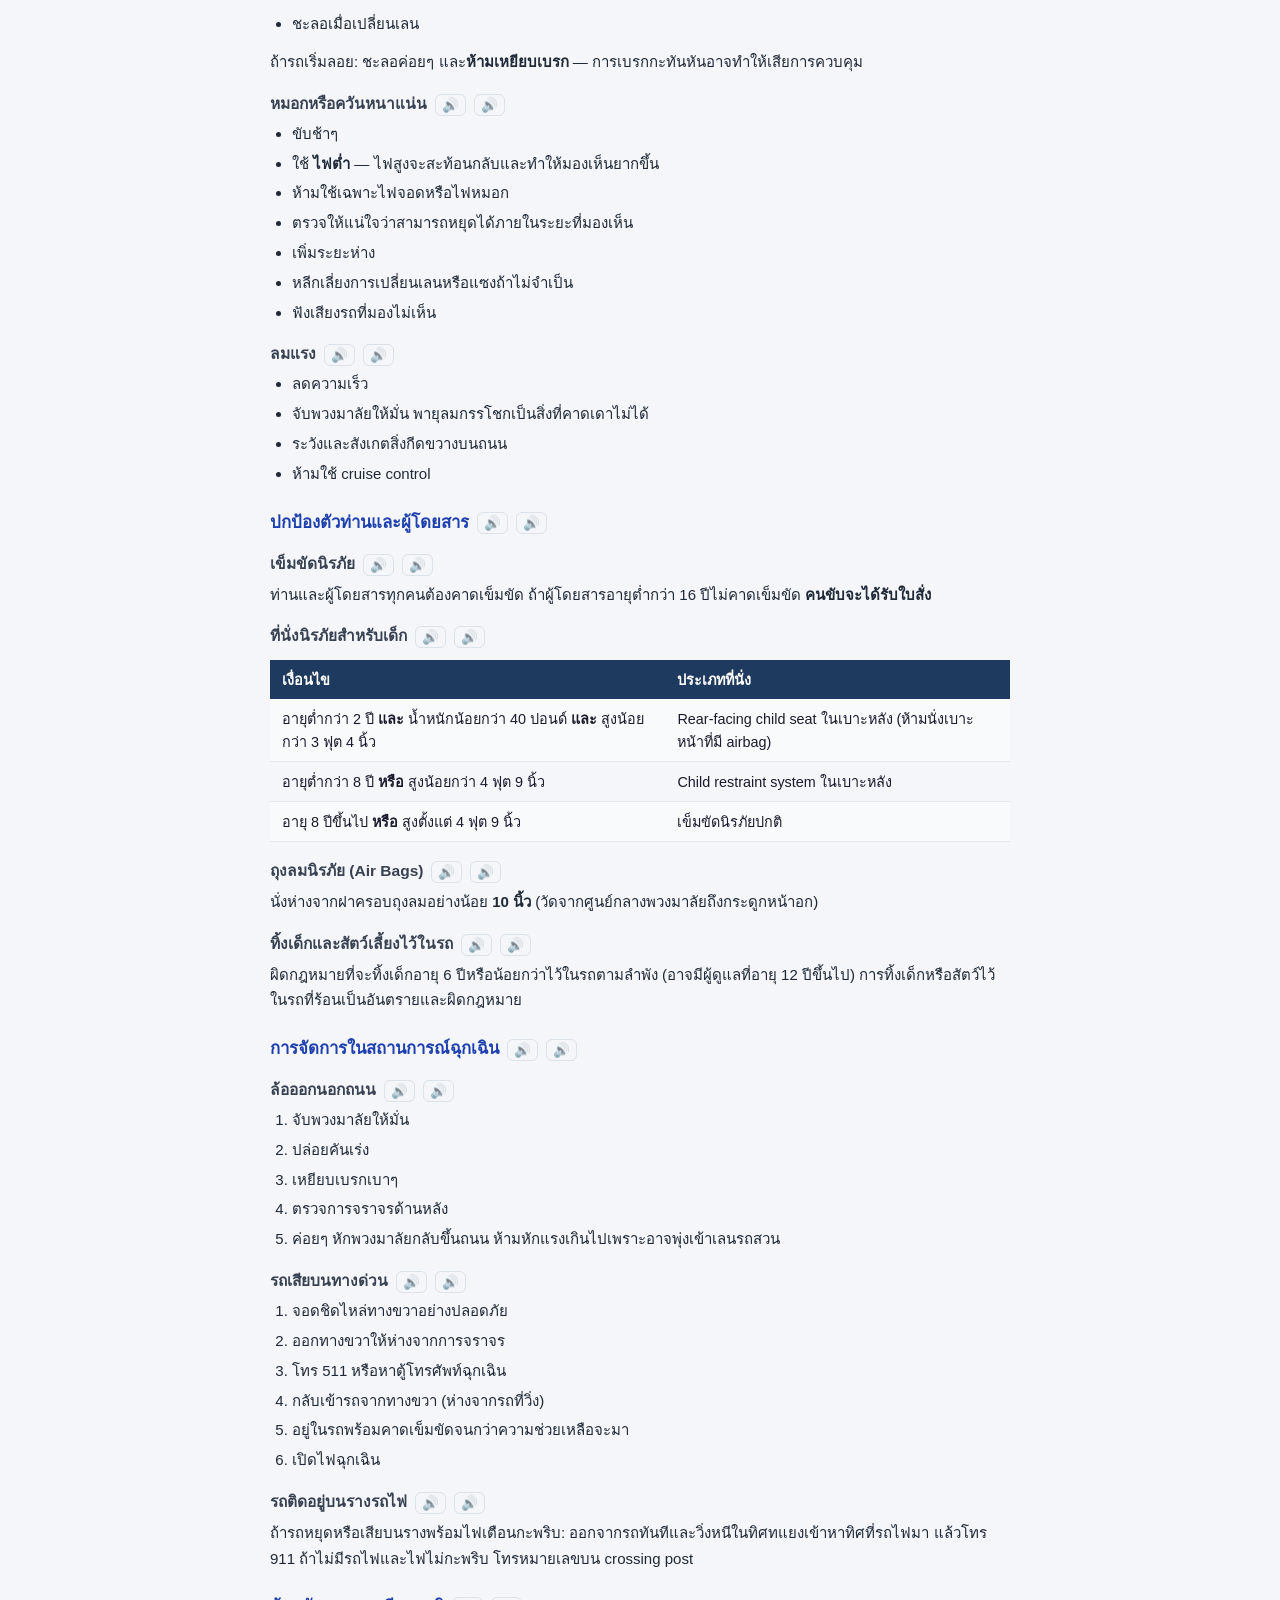
<file: handbook.html>
<!DOCTYPE html>
<html lang="th">
<head>
  <meta charset="UTF-8" />
  <meta name="viewport" content="width=device-width, initial-scale=1.0" />
  <title>คู่มือผู้ขับขี่ California — ฉบับภาษาไทย</title>
  <link rel="stylesheet" href="assets/css/main.css" />
  <style>
    .handbook-wrapper {
      max-width: 780px;
      margin: 0 auto;
      padding: 24px 20px 60px;
    }
    .handbook-hero {
      background: linear-gradient(135deg, #1e3a5f 0%, #2563eb 100%);
      color: #fff;
      border-radius: 14px;
      padding: 28px 28px 24px;
      margin-bottom: 28px;
    }
    .handbook-hero h1 {
      font-size: 1.5rem;
      font-weight: 700;
      margin: 0 0 6px;
    }
    .handbook-hero p {
      margin: 0;
      opacity: .85;
      font-size: .92rem;
    }
    .toc-box {
      background: #f0f4ff;
      border: 1px solid #c7d7f5;
      border-radius: 10px;
      padding: 20px 24px;
      margin-bottom: 32px;
    }
    .toc-box h2 {
      font-size: 1rem;
      font-weight: 700;
      color: #1e3a5f;
      margin: 0 0 12px;
      text-transform: uppercase;
      letter-spacing: .04em;
    }
    .toc-box ol {
      margin: 0;
      padding-left: 20px;
    }
    .toc-box li {
      margin-bottom: 5px;
    }
    .toc-box a {
      color: #2563eb;
      text-decoration: none;
      font-size: .93rem;
    }
    .toc-box a:hover { text-decoration: underline; }
    .hb-section {
      margin-bottom: 44px;
    }
    .hb-section-title {
      font-size: 1.25rem;
      font-weight: 700;
      color: #1e3a5f;
      border-left: 4px solid #2563eb;
      padding-left: 12px;
      margin: 0 0 18px;
    }
    .hb-sub {
      font-size: 1.05rem;
      font-weight: 700;
      color: #1e40af;
      margin: 22px 0 8px;
    }
    .hb-sub2 {
      font-size: .97rem;
      font-weight: 700;
      color: #374151;
      margin: 16px 0 6px;
    }
    .hb-section p {
      margin: 0 0 10px;
      line-height: 1.7;
      color: #1f2937;
      font-size: .94rem;
    }
    .hb-section ul, .hb-section ol {
      margin: 0 0 12px;
      padding-left: 22px;
    }
    .hb-section li {
      margin-bottom: 5px;
      line-height: 1.65;
      color: #1f2937;
      font-size: .94rem;
    }
    .note-box {
      background: #fef9c3;
      border: 1px solid #fde047;
      border-radius: 8px;
      padding: 12px 16px;
      margin: 12px 0;
      font-size: .9rem;
      color: #713f12;
    }
    .note-box strong { color: #92400e; }
    .important-box {
      background: #fee2e2;
      border: 1px solid #fca5a5;
      border-radius: 8px;
      padding: 12px 16px;
      margin: 12px 0;
      font-size: .9rem;
      color: #7f1d1d;
    }
    .speed-table {
      width: 100%;
      border-collapse: collapse;
      margin: 12px 0 16px;
      font-size: .9rem;
    }
    .speed-table th {
      background: #1e3a5f;
      color: #fff;
      padding: 8px 12px;
      text-align: left;
    }
    .speed-table td {
      padding: 8px 12px;
      border-bottom: 1px solid #e5e7eb;
    }
    .speed-table tr:nth-child(even) td { background: #f9fafb; }
    .curb-table {
      width: 100%;
      border-collapse: collapse;
      margin: 12px 0 16px;
      font-size: .9rem;
    }
    .curb-table th {
      background: #374151;
      color: #fff;
      padding: 8px 12px;
      text-align: left;
    }
    .curb-table td {
      padding: 8px 12px;
      border-bottom: 1px solid #e5e7eb;
    }
    .curb-white td:first-child { background: #fff; border: 1px solid #ccc; font-weight: 700; }
    .curb-green td:first-child { background: #16a34a; color: #fff; font-weight: 700; }
    .curb-yellow td:first-child { background: #eab308; color: #000; font-weight: 700; }
    .curb-red td:first-child { background: #dc2626; color: #fff; font-weight: 700; }
    .curb-blue td:first-child { background: #2563eb; color: #fff; font-weight: 700; }
    .bac-table {
      width: 100%;
      border-collapse: collapse;
      margin: 12px 0 16px;
      font-size: .9rem;
    }
    .bac-table th {
      background: #1e3a5f;
      color: #fff;
      padding: 8px 12px;
      text-align: left;
    }
    .bac-table td {
      padding: 8px 12px;
      border-bottom: 1px solid #e5e7eb;
    }
    .divider {
      border: none;
      border-top: 1px solid #e5e7eb;
      margin: 32px 0;
    }
    .back-btn {
      display: inline-flex;
      align-items: center;
      gap: 6px;
      background: #2563eb;
      color: #fff;
      padding: 10px 18px;
      border-radius: 8px;
      text-decoration: none;
      font-weight: 600;
      font-size: .9rem;
      margin-bottom: 20px;
    }
    .back-btn:hover { background: #1d4ed8; }

    /* ── TTS control bar ─────────────────────────────────────── */
    .tts-bar {
      position: sticky;
      top: 0;
      z-index: 100;
      background: #fff;
      border: 1px solid #e2e8f0;
      border-radius: 10px;
      padding: 10px 14px;
      margin-bottom: 20px;
      display: flex;
      align-items: center;
      gap: 10px;
      flex-wrap: wrap;
      box-shadow: 0 2px 8px rgba(0,0,0,.08);
    }
    .tts-bar-label {
      font-size: .78rem;
      font-weight: 600;
      color: #64748b;
      text-transform: uppercase;
      letter-spacing: .05em;
      white-space: nowrap;
    }
    .tts-speed-group {
      display: flex;
      gap: 4px;
      align-items: center;
    }
    .tts-speed-btn {
      background: #f1f5f9;
      border: 1px solid #e2e8f0;
      border-radius: 6px;
      padding: 4px 10px;
      font-size: .8rem;
      font-weight: 600;
      cursor: pointer;
      color: #475569;
      transition: all .15s;
      font-family: inherit;
    }
    .tts-speed-btn:hover { background: #e2e8f0; }
    .tts-speed-btn.active {
      background: #2563eb;
      border-color: #2563eb;
      color: #fff;
    }
    .tts-divider {
      width: 1px;
      height: 24px;
      background: #e2e8f0;
    }
    .tts-all-btn {
      display: inline-flex;
      align-items: center;
      gap: 6px;
      background: #1e3a5f;
      color: #fff;
      border: none;
      border-radius: 7px;
      padding: 6px 14px;
      font-size: .85rem;
      font-weight: 600;
      cursor: pointer;
      font-family: inherit;
      transition: background .15s;
      white-space: nowrap;
    }
    .tts-all-btn:hover { background: #2563eb; }
    .tts-all-btn.reading { background: #dc2626; }
    .tts-all-btn.reading:hover { background: #b91c1c; }
    .tts-status {
      font-size: .78rem;
      color: #64748b;
      flex: 1;
      min-width: 0;
      overflow: hidden;
      text-overflow: ellipsis;
      white-space: nowrap;
    }

    @media (max-width: 600px) {
      .handbook-wrapper { padding: 16px 14px 48px; }
      .handbook-hero { padding: 20px; }
      .tts-bar { gap: 8px; }
      .tts-status { display: none; }
    }
  </style>
</head>
<body>

<header class="site-header" role="banner">
  <div class="logo-seal" aria-hidden="true"><span>CA<br>DMV</span></div>
  <div class="header-text">
    <span class="header-title">Department of Motor Vehicles</span>
    <span class="header-sub">State of California — คู่มือผู้ขับขี่ภาษาไทย</span>
  </div>
</header>

<main class="page-wrapper handbook-wrapper" role="main">

  <a href="index.html" class="back-btn">
    ← กลับหน้าหลัก
  </a>

  <div class="handbook-hero">
    <h1>คู่มือผู้ขับขี่ California ฉบับย่อ</h1>
    <p>แปลจาก California Quick Reference Driver's Handbook (DL 600X) — California DMV 2025<br>
    ลิขสิทธิ์ต้นฉบับ © 2025 California Department of Motor Vehicles (CC BY-NC 4.0)</p>
  </div>

  <!-- สารบัญ -->
  <div class="toc-box">
    <h2>สารบัญ</h2>
    <ol>
      <li><a href="#s1">ใบขับขี่ California</a></li>
      <li><a href="#s2">การขอใบขับขี่</a></li>
      <li><a href="#s3">บทนำการขับรถ</a></li>
      <li><a href="#s4">การขับรถบนถนน</a></li>
      <li><a href="#s5">กฎหมายและกฎจราจร</a></li>
      <li><a href="#s6">การขับรถอย่างปลอดภัย</a></li>
      <li><a href="#s7">แอลกอฮอล์และยาเสพติด</a></li>
      <li><a href="#s8">ความรับผิดชอบทางการเงิน ประกัน และอุบัติเหตุ</a></li>
      <li><a href="#s9">ผู้ขับขี่สูงอายุ</a></li>
    </ol>
  </div>

  <!-- TTS control bar -->
  <div class="tts-bar" id="tts-bar" role="toolbar" aria-label="ควบคุมการอ่านออกเสียง">
    <span class="tts-bar-label">เสียง</span>
    <div class="tts-speed-group" role="group" aria-label="ความเร็ว">
      <button class="tts-speed-btn" data-rate="0.75">0.75×</button>
      <button class="tts-speed-btn" data-rate="1">1×</button>
      <button class="tts-speed-btn active" data-rate="1.1">1.1×</button>
      <button class="tts-speed-btn" data-rate="1.25">1.25×</button>
      <button class="tts-speed-btn" data-rate="1.5">1.5×</button>
      <button class="tts-speed-btn" data-rate="2">2×</button>
    </div>
    <div class="tts-divider" aria-hidden="true"></div>
    <button class="tts-all-btn" id="tts-all-btn">
      🔊 อ่านทั้งหมด
    </button>
    <span class="tts-status" id="tts-status"></span>
  </div>

  <!-- SECTION 1 -->
  <section class="hb-section" id="s1">
    <h2 class="hb-section-title">บทที่ 1 — ใบขับขี่ California</h2>
    <p>ใบขับขี่ California ช่วยให้ท่านสามารถขับรถบนถนนสาธารณะได้ ก่อนที่จะได้รับใบขับขี่ใน California ท่านต้องผ่านการทดสอบความรู้ (knowledge test) และการทดสอบขับรถจริง (behind-the-wheel test)</p>
    <p>ท่านต้องมีใบขับขี่ประเภทที่ถูกต้องสำหรับยานพาหนะที่ขับ คนส่วนใหญ่ต้องการใบขับขี่ประเภท Class C (ไม่ใช่เพื่อการพาณิชย์) สำหรับรถเพื่อการพาณิชย์ รถจักรยานยนต์ และยานพาหนะประเภทอื่นๆ ต้องการใบขับขี่ประเภทอื่น</p>
    <div class="hb-sub">การออกแบบบัตร</div>
    <p>เยี่ยมชม <strong>dmv.ca.gov/realid</strong> เพื่อเรียนรู้เพิ่มเติมเกี่ยวกับการสมัคร REAL ID</p>
  </section>

  <hr class="divider">

  <!-- SECTION 2 -->
  <section class="hb-section" id="s2">
    <h2 class="hb-section-title">บทที่ 2 — การขอใบขับขี่</h2>
    <p>หากท่านไม่มีใบขับขี่จาก California หรือรัฐอื่น ท่านต้องสมัครขอ instruction permit ก่อนที่จะทำการทดสอบขับรถจริง</p>

    <div class="hb-sub">ข้อจำกัดและข้อยกเว้นสำหรับผู้เยาว์</div>
    <p>เมื่อท่านอายุต่ำกว่า 18 ปี ใบขับขี่จะมีคำว่า "provisional" (ชั่วคราว) ในฐานะผู้ขับขี่ provisional <strong>ห้าม</strong>ขับรถ:</p>
    <ul>
      <li>ระหว่าง <strong>23.00 น. ถึง 05.00 น.</strong> ใน 12 เดือนแรกที่ได้รับใบขับขี่</li>
      <li>กับผู้โดยสารอายุต่ำกว่า 20 ปี เว้นแต่มีผู้ปกครองหรือผู้ขับขี่ที่มีใบอนุญาตจาก California อายุอย่างน้อย 25 ปีนั่งอยู่ด้วย</li>
      <li>รถที่ต้องการใบขับขี่เชิงพาณิชย์ประเภท Class A, B, หรือ C</li>
    </ul>
    <p><strong>ข้อยกเว้น</strong> มีอยู่สำหรับกรณีต่อไปนี้:</p>
    <ul>
      <li>มีความจำเป็นทางการแพทย์และไม่สามารถหาวิธีเดินทางอื่นได้ (ต้องพกหนังสือจากแพทย์)</li>
      <li>ขับรถไปเรียนหรือกิจกรรมของโรงเรียน (ต้องพกหนังสือจากอาจารย์ใหญ่หรือคณบดี)</li>
      <li>ขับรถเพื่อทำงาน (ต้องพกหนังสือจากนายจ้าง)</li>
      <li>ต้องพาสมาชิกในครอบครัวโดยตรง (ต้องพกหนังสือจากผู้ปกครอง)</li>
    </ul>
    <div class="note-box"><strong>หมายเหตุ:</strong> ผู้ปกครองสามารถยกเลิกใบขับขี่ของผู้เยาว์ได้โดยกรอกแบบฟอร์ม Request for Cancellation</div>
  </section>

  <hr class="divider">

  <!-- SECTION 3 -->
  <section class="hb-section" id="s3">
    <h2 class="hb-section-title">บทที่ 3 — บทนำการขับรถ</h2>
    <p>สุขภาพของท่านอาจส่งผลต่อการขับรถ</p>
    <ul>
      <li><strong>การมองเห็น</strong> — ท่านต้องสามารถสังเกตอันตราย ประเมินระยะทาง ปรับความเร็วตามการจราจร และอ่านป้ายได้</li>
      <li><strong>การได้ยิน</strong> — ผิดกฎหมายที่จะสวมหูฟังหรืออุดหูทั้งสองข้างขณะขับรถ</li>
      <li><strong>สุขภาพ</strong> — แพทย์ต้องรายงานผู้ป่วยอายุ 14 ปีขึ้นไปที่มีภาวะทางการแพทย์อาจส่งผลต่อความสามารถในการขับรถ เช่น การสูญเสียสติ</li>
    </ul>

    <div class="hb-sub">สัญญาณไฟ แตร และไฟหน้า</div>

    <div class="hb-sub2">การให้สัญญาณ</div>
    <p>ให้สัญญาณเสมอเมื่อเลี้ยว เปลี่ยนเลน ชะลอ หรือหยุดรถ ต้องให้สัญญาณในสถานการณ์เหล่านี้:</p>
    <ul>
      <li>อย่างน้อย <strong>100 ฟุต</strong>ก่อนถึงจุดเลี้ยว</li>
      <li>ก่อนทุกครั้งที่เปลี่ยนเลน</li>
      <li>อย่างน้อย <strong>5 วินาที</strong>ก่อนเปลี่ยนเลนบนทางด่วน</li>
      <li>ก่อนจอดชิดขอบถนนหรือออกจากขอบถนน</li>
      <li>แม้ไม่มีรถอื่นอยู่ใกล้ๆ</li>
      <li>เมื่อเกือบถึงสี่แยกและวางแผนจะเลี้ยวหลังผ่านสี่แยก</li>
    </ul>

    <div class="hb-sub2">การใช้แตร</div>
    <p>ใช้แตรเพื่อแจ้งให้ผู้ขับขี่อื่นทราบว่าท่านอยู่ที่นั่น หรือเตือนถึงอันตราย ใช้แตรเพื่อ:</p>
    <ul>
      <li>หลีกเลี่ยงการชน</li>
      <li>เตือนการจราจรที่สวนมาบนถนนเขาแคบที่มองเห็นได้ไม่ถึง 200 ฟุต</li>
    </ul>

    <div class="hb-sub2">การใช้ไฟหน้า</div>
    <p>หรี่ไฟสูงเป็นไฟต่ำเมื่ออยู่ภายใน <strong>500 ฟุต</strong>จากรถที่วิ่งสวนมา หรือ <strong>300 ฟุต</strong>จากรถที่ขับตามหลัง เปิดไฟหน้าในกรณีต่อไปนี้:</p>
    <ul>
      <li>เมื่อมืดจนมองไม่เห็นในระยะ <strong>1,000 ฟุต</strong></li>
      <li>ตั้งแต่ <strong>30 นาทีหลังพระอาทิตย์ตก</strong> ถึง <strong>30 นาทีก่อนพระอาทิตย์ขึ้น</strong></li>
      <li>สภาพอากาศเลวร้าย — หากต้องใช้ที่ปัดน้ำฝนเนื่องจากฝน หิมะ หรือหมอก ต้องเปิดไฟต่ำ</li>
      <li>เมื่อสภาพแวดล้อม (เมฆ ฝุ่น ควัน หมอก) ทำให้มองเห็นรถคันอื่นได้ยาก</li>
      <li>บนถนนบนภูเขาและในอุโมงค์ (แม้ในวันแดดออก)</li>
      <li>เมื่อป้ายกำหนดให้เปิดไฟหน้า</li>
    </ul>

    <div class="hb-sub2">การใช้ไฟฉุกเฉิน</div>
    <p>หากเห็นการชนหรืออันตรายข้างหน้า เตือนรถด้านหลังด้วยการเปิดไฟฉุกเฉิน หากต้องหยุดเพราะรถมีปัญหา:</p>
    <ul>
      <li>เปิดไฟฉุกเฉิน (ถ้าไม่มีให้ใช้ไฟเลี้ยว)</li>
      <li>ถ้าเป็นไปได้ จอดออกนอกถนนให้ห่างจากการจราจร</li>
      <li>ถ้าไม่สามารถออกนอกถนนได้ทั้งหมด จอดในจุดที่คนเห็นท่านได้จากทั้งด้านหน้าและหลัง</li>
      <li>ห้ามจอดหลังเนิน หรือหลังโค้ง</li>
      <li>โทรขอความช่วยเหลือฉุกเฉินข้างทาง และอยู่ในรถจนกว่าความช่วยเหลือจะมาถึง</li>
    </ul>
  </section>

  <hr class="divider">

  <!-- SECTION 4 -->
  <section class="hb-section" id="s4">
    <h2 class="hb-section-title">บทที่ 4 — การขับรถบนถนน</h2>

    <div class="hb-sub">เลนจราจร</div>

    <div class="hb-sub2">เส้นแบ่งเลน</div>
    <ul>
      <li><strong>เส้นเหลืองทึบเส้นเดียว</strong> — ห้ามแซงถ้ามีเลนเดียวในทิศทางของท่านและมีเส้นทึบอยู่ฝั่งของท่าน</li>
      <li><strong>เส้นเหลืองทึบคู่</strong> — ห้ามข้ามโดยเด็ดขาด (ยกเว้นเป็นรถ HOV เข้าทางเฉพาะ, ตามป้ายก่อสร้าง, หรือเลี้ยวซ้ายเข้าทางส่วนตัว)</li>
      <li><strong>เส้นเหลืองทึบคู่ห่างกัน 2 ฟุตขึ้นไป</strong> — ถือเสมือนกำแพง ห้ามข้ามในทุกกรณียกเว้นทางเปิดที่กำหนดไว้</li>
      <li><strong>เส้นเหลืองประ</strong> — แซงได้เมื่อเส้นประอยู่ข้างเลนของท่านและปลอดภัย</li>
      <li><strong>เส้นขาวทึบเส้นเดียว</strong> — แบ่งเลนทิศทางเดียวกัน รวมถึงถนนทางเดียว</li>
      <li><strong>เส้นขาวทึบคู่</strong> — คั่นระหว่างเลนทั่วไปกับเลนพิเศษ (เช่น HOV) ห้ามข้ามจนกว่าจะเห็นเส้นประ</li>
      <li><strong>เส้นขาวประ</strong> — แบ่งเลนบนถนนที่มีหลายเลนในทิศทางเดียวกัน</li>
    </ul>

    <div class="hb-sub2">ประเภทเลน</div>
    <ul>
      <li><strong>เลนแซง (Passing Lane)</strong> — เลนซ้ายสุด ใช้สำหรับแซงรถ</li>
      <li><strong>เลน HOV / Carpool</strong> — เลนพิเศษสำหรับรถที่มีผู้โดยสารตามจำนวนที่กำหนด รถบัส และรถจักรยานยนต์ ป้ายที่ on-ramp จะระบุจำนวนคนที่ต้องการ</li>
      <li><strong>เลนเลี้ยวซ้ายกลาง (Center Left Turn Lane)</strong> — เลนกลางถนน ใช้เตรียมเลี้ยวซ้ายหรือกลับรถ ขับในเลนนี้ได้ไม่เกิน <strong>200 ฟุต</strong></li>
      <li><strong>เลนพักรถ (Turnout)</strong> — บนถนนสองเลน ต้องใช้เลนพักให้รถแซงเมื่อขับช้า มีรถตาม 5 คันขึ้นไป</li>
      <li><strong>เลนจักรยาน (Bicycle Lane)</strong> — ห้ามขับในเลนจักรยาน เว้นแต่จอดรถ (ถ้าอนุญาต) เข้าหรือออกจากถนน หรือเลี้ยว (ภายใน 200 ฟุต)</li>
    </ul>

    <div class="hb-sub2">การเลือกเลน</div>
    <ul>
      <li>ใช้เลนซ้ายเพื่อแซงหรือเลี้ยวซ้าย</li>
      <li>ใช้เลนขวาเพื่อเข้าหรือออกจากถนน หรือเมื่อเพิ่งเข้าถนน</li>
    </ul>

    <div class="hb-sub2">การเปลี่ยนเลน</div>
    <p>ก่อนเปลี่ยนเลน:</p>
    <ul>
      <li>ให้สัญญาณ</li>
      <li>ตรวจกระจกมองข้าง</li>
      <li>ตรวจการจราจรด้านหลังและข้างๆ</li>
      <li>หันดูเหนือไหล่ในทิศที่จะเปลี่ยนเพื่อให้แน่ใจว่าเลนว่าง</li>
      <li>ตรวจจุดอับสายตาสำหรับรถ รถจักรยานยนต์ และจักรยาน</li>
      <li>ตรวจว่ามีที่ว่างพอสำหรับรถของท่านในเลนนั้น</li>
    </ul>
    <p>อยู่ในเลนเดิมให้มากที่สุด ห้ามสับเลนไปมา การเปลี่ยนเลนหรือทิศทางในนาทีสุดท้ายเพิ่มความเสี่ยงในการชน</p>

    <div class="hb-sub">การเลี้ยว</div>

    <div class="hb-sub2">การเลี้ยวขวา</div>
    <ul>
      <li>ขับชิดขอบถนนด้านขวา</li>
      <li>ให้สัญญาณ <strong>100 ฟุต</strong>ก่อนจุดเลี้ยว</li>
      <li>หันดูเหนือไหล่ขวาและลดความเร็ว</li>
      <li>หยุดก่อน limit line — ถ้าไม่มีให้หยุดก่อน crosswalk — ถ้าไม่มีให้หยุดก่อนเข้าสี่แยก</li>
      <li>มองซ้าย-ขวา-ซ้าย และเลี้ยวเมื่อปลอดภัย</li>
      <li>เลี้ยวเข้าเลนขวาสุด ห้ามเลี้ยวกว้างเข้าเลนอื่น</li>
    </ul>

    <div class="hb-sub2">การเลี้ยวขวาที่ไฟแดง</div>
    <p>สามารถเลี้ยวขวาที่ไฟแดงได้หลังจากหยุดสนิท เว้นแต่มีป้าย NO TURN ON RED ให้ทางคนเดินถนนและรถอื่นก่อน</p>

    <div class="hb-sub2">ลูกศรแดง</div>
    <p>ห้ามเลี้ยวที่ลูกศรแดง ต้องรอจนกว่าไฟสัญญาณหรือลูกศรสีเขียวจะปรากฏขึ้น</p>

    <div class="hb-sub2">การเลี้ยวซ้าย</div>
    <ul>
      <li>ขับชิดเส้นกลางหรือเข้าเลนเลี้ยวซ้าย</li>
      <li>ให้สัญญาณ <strong>100 ฟุต</strong>ก่อนเลี้ยว</li>
      <li>หันดูเหนือไหล่ซ้ายและลดความเร็ว</li>
      <li>หยุดก่อน limit line หรือก่อน crosswalk หรือก่อนสี่แยก</li>
      <li>มองซ้าย-ขวา-ซ้าย และเลี้ยวเมื่อปลอดภัย</li>
      <li>เลี้ยวเข้าเลนซ้าย ห้ามข้ามเลนรถสวนมา</li>
      <li>ให้ทางคนเดินถนนและรถจักรยานเสมอ</li>
    </ul>

    <div class="hb-sub2">การเลี้ยวซ้ายที่ไฟแดง</div>
    <p>สามารถเลี้ยวซ้ายที่ไฟแดงได้เฉพาะเมื่อเลี้ยว<strong>จากถนนทางเดียวออกสู่ถนนทางเดียว</strong> ต้องแน่ใจว่าไม่มีป้ายห้าม ให้ทางรถ คนเดิน และจักรยานที่มีไฟเขียว</p>

    <div class="hb-sub2">การกลับรถ (U-Turn)</div>
    <p><strong>กลับรถได้ใน:</strong></p>
    <ul>
      <li>ข้ามเส้นเหลืองคู่</li>
      <li>ในย่านที่อยู่อาศัยถ้าไม่มีรถภายใน 200 ฟุต</li>
      <li>ที่สี่แยกที่มีไฟเขียวหรือลูกศรเขียว เว้นแต่มีป้าย NO U-TURN</li>
      <li>บนทางแยกที่มีช่องเปิดตรงกลาง</li>
    </ul>
    <p><strong>ห้ามกลับรถใน:</strong></p>
    <ul>
      <li>มีป้าย NO U-TURN</li>
      <li>บนหรือที่ทางรถไฟ</li>
      <li>บนทางแยกโดยข้ามแบ่งกลาง ขอบถนน หรือเส้นเหลืองคู่สองชุด</li>
      <li>มองไม่เห็นถนนทั้งสองทิศทางได้ 200 ฟุต</li>
      <li>บนถนนทางเดียว</li>
      <li>หน้าสถานีดับเพลิง — ห้ามใช้ทางเข้าสถานีดับเพลิงกลับรถ</li>
      <li>ในย่านธุรกิจ เว้นแต่ที่สี่แยกหรือทางแยกที่อนุญาต</li>
    </ul>

    <div class="hb-sub">การรวมและออกจากเลน</div>

    <div class="hb-sub2">การรวมเลน (Merging)</div>
    <p>รถบนทางด่วนมีทางเอก เมื่อเข้าทางด่วน:</p>
    <ul>
      <li>อยู่ในเลนที่ถูกต้องบน on-ramp</li>
      <li>ปรับความเร็วให้ใกล้เคียงกับรถบนทางด่วน</li>
      <li>รวมเลนเมื่อปลอดภัย ห้ามหยุดเว้นแต่จำเป็น</li>
      <li>รวมเลนในช่องว่างที่กว้างพอ</li>
      <li>ใช้กระจกและสัญญาณไฟ</li>
      <li>รักษาระยะ 3 วินาทีจากรถคันหน้า</li>
    </ul>

    <div class="hb-sub2">การออกจากทางด่วน (Exiting)</div>
    <ul>
      <li>รู้ทางออกของท่านและระวังเมื่อใกล้ถึง</li>
      <li>เปลี่ยนเลนทีละเลน สัญญาณและหันดูจุดอับ</li>
      <li>เมื่ออยู่ในเลนที่ถูกต้อง ให้สัญญาณ <strong>5 วินาที (ประมาณ 400 ฟุต)</strong> ก่อนออก</li>
      <li>ห้ามข้ามเส้นทึบเมื่อออก</li>
    </ul>

    <div class="hb-sub2">การข้ามหรือเข้าสู่การจราจร</div>
    <p>ต้องการช่องว่าง: ครึ่งบล็อกในเมือง (~150 ฟุต) หรือหนึ่งบล็อกบนทางหลวง (~300 ฟุต)</p>
    <p>แม้ได้ไฟเขียว ห้ามเริ่มข้ามสี่แยกถ้ามีรถหรือคนเดินขวางทาง</p>
    <p>เมื่อเลี้ยวซ้าย ห้ามสันนิษฐานว่ารถสวนที่เปิดสัญญาณขวาจะเลี้ยว รอให้รถนั้นเริ่มเลี้ยวก่อน</p>

    <div class="hb-sub">การแซง</div>
    <p><strong>ห้ามแซง:</strong></p>
    <ul>
      <li>เมื่อเข้าใกล้เนินหรือโค้งและมองไม่เห็นว่ามีรถสวนมา</li>
      <li>ภายใน 100 ฟุตจากสี่แยก สะพาน อุโมงค์ ทางรถไฟ หรือบริเวณอันตราย</li>
      <li>ที่ทางแยกและทางเข้าส่วนตัว</li>
      <li>เว้นแต่มีที่ว่างพอที่จะกลับเลน</li>
    </ul>
    <p><strong>วิธีแซง:</strong> สัญญาณ → ตรวจจุดอับสายตา → เข้าเลนแซง → เร่งความเร็ว → สัญญาณและกลับเลนเดิม</p>
    <p><strong>แซงขวาได้เมื่อ:</strong> ถนนมีสองเลนขึ้นไปในทิศเดียวกัน / รถหน้ากำลังเลี้ยวซ้าย / บนถนนทางเดียว</p>
    <p><strong>ห้าม</strong>ขับออกนอกพื้นผิวถนนเพื่อแซง</p>

    <div class="hb-sub">การจอดรถ</div>

    <div class="hb-sub2">การจอดขนานกับขอบถนน (Parallel Parking)</div>
    <ol>
      <li>หาที่ว่างที่ยาวกว่ารถอย่างน้อย 3 ฟุต สัญญาณเพื่อแสดงว่าจะจอด</li>
      <li>จอดคู่กับรถคันหน้า เว้น 2 ฟุต หยุดเมื่อกันชนหลังตรงกับส่วนหน้าของที่จอด</li>
      <li>ตรวจจุดอับสายตา มองในกระจกและเหนือไหล่</li>
      <li>เริ่มถอยหลัง หักพวงมาลัยเข้าที่จอดที่มุมประมาณ 45 องศา</li>
      <li>ดึงพวงมาลัยกลับเมื่อกันชนหลังอยู่ห่างขอบถนน 18 นิ้ว รถควรขนานและห่างขอบไม่เกิน 18 นิ้ว</li>
    </ol>

    <div class="hb-sub2">การจอดรถบนทางลาด</div>
    <table class="speed-table">
      <tr><th>สถานการณ์</th><th>หันล้อไปทาง</th></tr>
      <tr><td>หัวรถชี้ลงทางลาด (ทุกกรณี)</td><td>ขวา — เข้าหาขอบถนน</td></tr>
      <tr><td>หัวรถชี้ขึ้นทางลาด (มีขอบถนน)</td><td>ซ้าย — ออกจากขอบถนน</td></tr>
      <tr><td>หัวรถชี้ขึ้นทางลาด (ไม่มีขอบถนน)</td><td>ขวา — เข้าหาไหล่ทาง</td></tr>
    </table>
    <p>จอดเบรกมือทุกครั้ง และใส่เกียร์ P (หรือเกียร์ต่ำสำหรับเกียร์ธรรมดา)</p>

    <div class="hb-sub2">ขอบถนนสี (Colored Curbs)</div>
    <table class="curb-table">
      <tr><th>สี</th><th>ความหมาย</th></tr>
      <tr class="curb-white"><td>ขาว</td><td>หยุดได้เพื่อรับส่งผู้โดยสารเท่านั้น</td></tr>
      <tr class="curb-green"><td>เขียว</td><td>จอดได้ตามระยะเวลาที่กำหนด (อาจมีป้ายระบุ)</td></tr>
      <tr class="curb-yellow"><td>เหลือง</td><td>หยุดเพื่อขนของขึ้นหรือลง ห้ามหยุดนานกว่าเวลาที่กำหนด</td></tr>
      <tr class="curb-red"><td>แดง</td><td>ห้ามหยุด จอด หรือยืนรถ (รถบัสอาจหยุดได้ในเขตรถบัส)</td></tr>
      <tr class="curb-blue"><td>น้ำเงิน</td><td>จอดได้เฉพาะผู้พิการที่มีป้ายหรือแผ่นทะเบียนพิเศษ</td></tr>
    </table>

    <div class="hb-sub2">ห้ามจอดรถ</div>
    <p><strong>ห้ามจอด</strong>ในสถานที่เหล่านี้เด็ดขาด:</p>
    <ul>
      <li>บริเวณที่มีป้าย NO PARKING</li>
      <li>บนทางข้ามทางเท้า (crosswalk) ที่ทาสีหรือไม่มีสี</li>
      <li>บนทางเท้า หรือบังส่วนหนึ่งของทางเท้า หรือหน้าทางเข้า</li>
      <li>ภายใน 3 ฟุตจากทางลาดสำหรับผู้พิการ</li>
      <li>ภายใน <strong>15 ฟุต</strong>จากหัวดับเพลิงหรือทางเข้าสถานีดับเพลิง</li>
      <li>ภายใน <strong>20 ฟุต</strong>จากทางข้ามทางเท้าที่ทำเครื่องหมายหรือไม่ได้ทำเครื่องหมาย (ที่มุม) หรือภายใน 15 ฟุตจาก crosswalk ที่มี curb extension</li>
      <li>ระหว่างเขตปลอดภัยและขอบถนน</li>
      <li>จอดซ้อนคัน</li>
      <li>ฝั่งผิดของถนน หรือบนทางด่วน เว้นแต่ฉุกเฉิน หรือเจ้าหน้าที่ตำรวจสั่ง</li>
    </ul>

    <div class="hb-sub">การหยุดรถเมื่อพบตำรวจ</div>
    <ul>
      <li>เปิดสัญญาณขวาเพื่อแสดงว่าเห็นเจ้าหน้าที่</li>
      <li>จอดชิดขวาสุดแม้จะอยู่ในเลน HOV จอดในที่มีแสงสว่างถ้าเป็นไปได้</li>
      <li>ปิดวิทยุ</li>
      <li>อยู่ในรถเว้นแต่เจ้าหน้าที่สั่งให้ออก</li>
      <li>ลดกระจกลงหลังจากหยุดรถและก่อนเจ้าหน้าที่เข้ามา</li>
      <li>คนขับและผู้โดยสารทุกคนวางมือให้เห็นได้ชัดก่อนเจ้าหน้าที่เข้ามาหา</li>
    </ul>
    <p>เจ้าหน้าที่ตำรวจ California <strong>ห้าม</strong>ถามสถานะผู้อพยพของท่าน ท่านสามารถปฏิเสธที่จะตอบได้</p>
  </section>

  <hr class="divider">

  <!-- SECTION 5 -->
  <section class="hb-section" id="s5">
    <h2 class="hb-section-title">บทที่ 5 — กฎหมายและกฎจราจร</h2>

    <div class="hb-sub">สัญญาณไฟจราจร</div>

    <table class="speed-table">
      <tr><th>สัญญาณ</th><th>ความหมาย</th></tr>
      <tr><td>🔴 ไฟแดงทึบ</td><td>STOP — หยุดก่อน limit line เลี้ยวขวาได้หลังหยุดสนิทถ้าไม่มีป้ายห้าม</td></tr>
      <tr><td>🔴 ลูกศรแดง</td><td>STOP — ห้ามเลี้ยว รอไฟเขียวหรือลูกศรเขียว</td></tr>
      <tr><td>🔴 ไฟแดงกะพริบ</td><td>STOP — หยุดสนิท แล้วขับต่อเมื่อปลอดภัย (เหมือนป้าย STOP)</td></tr>
      <tr><td>🟡 ไฟเหลืองทึบ</td><td>CAUTION — ไฟกำลังจะเปลี่ยนเป็นแดง หยุดถ้าทำได้อย่างปลอดภัย</td></tr>
      <tr><td>🟡 ลูกศรเหลือง</td><td>เวลาเลี้ยวกำลังจะหมด ไฟจะเปลี่ยนเร็วๆ นี้ หยุดถ้าทำได้</td></tr>
      <tr><td>🟡 ไฟเหลืองกะพริบ</td><td>ระวัง — ขับช้าลงและระวัง ไม่จำเป็นต้องหยุด</td></tr>
      <tr><td>🟡 ลูกศรเหลืองกะพริบ</td><td>เลี้ยวได้ แต่ไม่ได้รับการคุ้มครอง ต้องให้ทางรถสวนและคนเดิน</td></tr>
      <tr><td>🟢 ไฟเขียวทึบ</td><td>GO — ขับต่อ แต่ยังต้องให้ทางรถ คนขี่จักรยาน และคนเดินในสี่แยก</td></tr>
      <tr><td>🟢 ลูกศรเขียว</td><td>GO ในทิศที่ลูกศรชี้ — รถสวนถูกหยุดด้วยไฟแดง</td></tr>
      <tr><td>⚫ ไฟดับ</td><td>หยุดและปฏิบัติเหมือน 4-way STOP แล้วขับต่อเมื่อปลอดภัย</td></tr>
    </table>

    <div class="hb-sub">สัญญาณสำหรับคนเดินถนน</div>
    <ul>
      <li><strong>WALK / รูปคนเดิน</strong> — ข้ามได้</li>
      <li><strong>DON'T WALK / มือยกขึ้น</strong> — ห้ามเริ่มข้าม</li>
      <li><strong>DON'T WALK กะพริบ</strong> — ห้ามเริ่มข้าม ไฟสัญญาณกำลังจะเปลี่ยน รถต้องให้ทางคนเดินที่ยังอยู่กลางถนน</li>
      <li><strong>ตัวเลข</strong> — นับถอยหลังวินาทีที่เหลือสำหรับข้าม</li>
    </ul>

    <div class="hb-sub">ป้ายจราจร</div>
    <p><strong>ปฏิบัติตามป้ายเตือนทุกป้ายโดยไม่คำนึงถึงรูปทรงหรือสี</strong></p>
    <ul>
      <li><strong>STOP (แปดเหลี่ยมแดง)</strong> — หยุดสนิทก่อน crosswalk หรือ limit line ตรวจทุกทิศทางก่อนขับต่อ</li>
      <li><strong>YIELD (สามเหลี่ยมแดง-ขาว)</strong> — ชะลอและพร้อมหยุด ให้ทางรถ จักรยาน และคนเดิน</li>
      <li><strong>DO NOT ENTER (วงกลมแดง)</strong> — ห้ามเข้าถนนหรือทางลาดนี้</li>
      <li><strong>WRONG WAY</strong> — ขับผิดทิศ ห้ามเข้าและ DO NOT ENTER อาจติดไว้ด้วย ถ้าขับกลางคืนจะรู้ว่าผิดทางเพราะแผ่นสะท้อนแสงจะส่องสีแดงในไฟหน้า</li>
      <li><strong>วงกลมแดงมีขีดแดงขวาง</strong> — ห้ามทำสิ่งที่อยู่ในวงกลม</li>
      <li><strong>ป้ายรูปเพชรเหลือง</strong> — เตือนถึงสภาพถนนและอันตรายข้างหน้า</li>
      <li><strong>ป้ายสี่เหลี่ยมขาว</strong> — กฎสำคัญที่ต้องปฏิบัติ</li>
      <li><strong>ป้ายเหลืองวงกลม/X</strong> — ใกล้ทางรถไฟ ชะลอ ฟัง และเตรียมหยุด</li>
      <li><strong>ป้ายห้าเหลี่ยม (โรงเรียน)</strong> — อยู่ใกล้โรงเรียน ขับช้าและหยุดให้เด็กข้าม</li>
    </ul>

    <div class="hb-sub">ทางเอก — ใครไปก่อน?</div>
    <p>รถที่มาถึงสี่แยกก่อนมีทางเอก รถ จักรยาน และคนเดินที่ไม่มีทางเอกต้องรอ อย่าสันนิษฐานว่าคนอื่นจะให้ทางท่าน และให้สละทางเอกเมื่อจำเป็นเพื่อป้องกันอุบัติเหตุ</p>

    <div class="hb-sub2">สี่แยก</div>
    <ul>
      <li><strong>ไม่มีป้าย STOP/YIELD</strong> — รถที่มาถึงก่อนมีทางเอก ถ้ามาพร้อมกัน ให้ทางรถฝั่งขวา</li>
      <li><strong>T-Intersection ไม่มีป้าย</strong> — รถบนถนนสายหลักมีทางเอก</li>
      <li><strong>เลี้ยวซ้าย</strong> — ให้ทางคนเดินและรถที่เข้ามาใกล้จนอันตราย</li>
      <li><strong>เลี้ยวขวา</strong> — ตรวจคนเดินที่ข้ามถนนและรถจักรยานยนต์ข้างๆ เสมอ</li>
      <li><strong>ไฟเขียว</strong> — ขับด้วยความระวัง คนเดินมีทางเอก</li>
      <li><strong>เข้าสู่การจราจร</strong> — ต้องให้ทางรถที่อยู่ในเลนแล้ว ห้ามหยุดขวางสี่แยก</li>
    </ul>

    <div class="hb-sub2">วงเวียน (Roundabout)</div>
    <ol>
      <li>ชะลอเมื่อเข้าใกล้</li>
      <li>ให้ทางรถทุกคันในวงเวียน</li>
      <li>เข้าทางขวาเมื่อมีช่องว่างพอ</li>
      <li>สังเกตป้ายและเส้นบนถนน</li>
      <li>ขับทวนเข็มนาฬิกา ห้ามหยุดหรือแซง</li>
      <li>ให้สัญญาณเมื่อเปลี่ยนเลนหรือออก</li>
      <li>ถ้าพลาดทางออก ขับวนต่อจนกลับมาถึงทางออกของท่าน</li>
    </ol>

    <div class="hb-sub2">คนเดินถนน</div>
    <p>แม้คนเดินถนนมีทางเอก แต่ก็ต้องปฏิบัติตามกฎด้วย เมื่อมีคนเดินข้ามถนนไม่ว่าจะมี crosswalk หรือไม่ ท่าน<strong>ต้อง</strong>ระวัง ลดความเร็ว หรือหยุดเพื่อให้คนเดินข้ามได้อย่างปลอดภัย</p>
    <p>คนเดินถนนมีทางเอกใน crosswalk ทั้งที่ทาสีและที่ไม่ทาสี ถ้ามี limit line ก่อน crosswalk ให้หยุดที่ limit line</p>
    <p>ผู้ใช้สุนัขนำทางหรือไม้เท้าสีขาวมีทางเอกตลอดเวลา</p>

    <div class="hb-sub2">ถนนบนภูเขา</div>
    <p>ถ้ารถสองคันพบกันบนถนนแคบบนภูเขาและไม่มีคันใดผ่านได้ รถที่หัวชี้ขึ้นเขามีทางเอก รถที่หัวชี้ลงเขาให้ถอยหลัง</p>

    <div class="hb-sub">การใช้ถนนร่วมกัน</div>

    <div class="hb-sub2">จุดอับสายตาของรถบรรทุกขนาดใหญ่ (No Zone)</div>
    <p>รถบรรทุกขนาดใหญ่มีจุดอับสายตาขนาดใหญ่ด้านข้างและด้านหน้า หากมองไม่เห็นกระจกข้างของรถบรรทุก แสดงว่าคนขับบรรทุกมองไม่เห็นท่าน</p>

    <div class="hb-sub2">รถบรรทุกขนาดใหญ่</div>
    <ul>
      <li><strong>การเบรก</strong> — รถบรรทุก 55 mph ต้องใช้ระยะถึง 400 ฟุตในการหยุด (รถยนต์ทั่วไปใช้ ~300 ฟุต) อย่าตัดหน้าแล้วชะลอทันที</li>
      <li><strong>การเลี้ยว</strong> — รถบรรทุกต้องหักพวงมาลัยกว้างเพื่อเลี้ยว ถ้ารถสัญญาณขวาแต่หักซ้ายก่อน รถกำลังเลี้ยวขวา</li>
      <li><strong>การขับบนถนน 4+ เลน</strong> — รถบรรทุกอาจใช้ 2 เลนขวาสุด ห้ามตัดหน้า ห้ามขับข้างๆ นานกว่าจำเป็น แซงทางซ้ายเสมอ</li>
    </ul>

    <div class="hb-sub2">รถบัส รถราง และรถโทรลลีย์</div>
    <p>เขตปลอดภัย (Safety Zones) คือพื้นที่สำหรับผู้โดยสารขึ้นลง ห้ามขับผ่านเขตปลอดภัยในทุกกรณี เมื่อรถบัสหรือรถรางหยุดที่เขตปลอดภัย ผ่านได้ด้วยความเร็วไม่เกิน <strong>10 mph</strong></p>

    <div class="hb-sub2">รถจักรยานยนต์</div>
    <ul>
      <li>ตรวจจักรยานยนต์และใช้กระจกเมื่อเปลี่ยนเลน เพราะมองเห็นได้ยากกว่า</li>
      <li>เว้นระยะ <strong>3 วินาที</strong>ตามหลังรถจักรยานยนต์</li>
      <li>ถ้าเป็นไปได้ ให้จักรยานยนต์ใช้เลนเต็มเลน</li>
      <li>การแบ่งเลนของรถจักรยานยนต์ (lane splitting) <strong>ถูกกฎหมาย</strong>ใน California</li>
      <li>ห้ามพยายามแซงจักรยานยนต์ในเลนเดียวกัน</li>
    </ul>

    <div class="hb-sub2">รถฉุกเฉิน</div>
    <p>ให้ทางเอกแก่รถตำรวจ รถดับเพลิง รถพยาบาล และรถฉุกเฉินอื่นๆ ที่เปิดไซเรนและไฟแดง ขับชิดขอบขวาของถนนและหยุดจนกว่ารถฉุกเฉินจะผ่านไป</p>
    <p>เมื่อเข้าใกล้รถฉุกเฉินที่จอดอยู่ข้างทางพร้อมไฟกะพริบ (Move Over Law) — <strong>ขยับออกหนึ่งเลนและชะลอความเร็ว</strong></p>
    <p><strong>ห้าม</strong>ขับตามหลังรถฉุกเฉินที่เปิดไซเรนในระยะ <strong>300 ฟุต</strong></p>
    <p>ถ้าอยู่ในสี่แยกเมื่อเห็นรถฉุกเฉิน ให้ขับผ่านสี่แยกก่อนแล้วจึงจอดชิดขวา</p>

    <div class="hb-sub2">รถจักรยาน</div>
    <ul>
      <li>รถจักรยานมีสิทธิ์และความรับผิดชอบเหมือนรถยนต์</li>
      <li>เมื่อแซงจักรยาน ต้องเว้นระยะ <strong>3 ฟุต</strong> ถ้าไม่สามารถเว้น 3 ฟุตได้ ห้ามแซงจนกว่าจะมีที่ว่างพอ</li>
      <li>เข้าเลนจักรยานได้ไม่เกิน <strong>200 ฟุต</strong>ก่อนเลี้ยวขวา</li>
      <li>ตรวจจุดอับสายตาก่อนเข้าเลนจักรยาน</li>
    </ul>

    <div class="hb-sub2">เขตก่อสร้าง</div>
    <p>ขับผ่านเขตก่อสร้างด้วยความระวัง:</p>
    <ul>
      <li>ชะลอความเร็ว</li>
      <li>เพิ่มระยะห่างระหว่างรถ</li>
      <li>ระวังการชะลอหรือหยุดกะทันหัน</li>
      <li>ปฏิบัติตามป้ายและคำแนะนำของ flaggers</li>
    </ul>

    <div class="hb-sub2">รอบๆ เด็ก (โรงเรียน)</div>
    <ul>
      <li>ความเร็วสูงสุด <strong>25 mph</strong>ภายใน 500 ฟุตจากโรงเรียนเมื่อมีเด็กอยู่ บางเขตโรงเรียนอาจต่ำถึง <strong>15 mph</strong></li>
      <li>ระวังนักเรียนเดินข้ามและรถโรงเรียน</li>
      <li>รถโรงเรียนเปิดไฟเหลืองกะพริบ = ชะลอ เตรียมหยุด</li>
      <li>รถโรงเรียนเปิดไฟแดงกะพริบ = <strong>หยุดทั้งสองทิศทาง</strong> (เว้นแต่รถโรงเรียนอยู่อีกฝั่งของทางแยกที่มีกลางถนนหรือทางหลวงสองเลนขึ้นไปในแต่ละทิศ) ฝ่าฝืนปรับสูงสุด $1,000 และพักใช้ใบขับขี่ 1 ปี</li>
    </ul>

    <div class="hb-sub2">สี่แยกที่มองไม่เห็น (Blind Intersection)</div>
    <p>สี่แยกที่ไม่มีป้าย STOP ที่มุมใดๆ ขีดจำกัดความเร็ว <strong>15 mph</strong> ถ้ามองไม่เห็นให้ค่อยๆ ขยับออกไปจนมองเห็น</p>

    <div class="hb-sub2">ตรอกซอย (Alley)</div>
    <p>ถนนกว้างไม่เกิน 25 ฟุต ขีดจำกัดความเร็ว <strong>15 mph</strong></p>

    <div class="hb-sub2">ใกล้ทางรถไฟ</div>
    <p>ขีดจำกัดความเร็ว <strong>15 mph</strong>ภายใน 100 ฟุตจากทางรถไฟที่มองไม่เห็นทางทั้งสองด้านได้ 400 ฟุต (ยกเว้นมีเกต/สัญญาณ/เจ้าหน้าที่)</p>
    <ul>
      <li>ไฟแดงกะพริบ = หยุด ห้ามข้ามจนกว่าไฟจะหยุดกะพริบ</li>
      <li>หยุดห่างจากรางใกล้สุดอย่างน้อย 15 ฟุต</li>
      <li>ห้ามลอดหรืออ้อมเครื่องกั้น</li>
      <li>ห้ามหยุดบนรางรถไฟ</li>
    </ul>

    <div class="hb-sub2">ย่านธุรกิจหรือที่อยู่อาศัย</div>
    <p>ขีดจำกัดความเร็ว <strong>25 mph</strong> เว้นแต่มีป้ายกำหนดอื่น</p>

    <div class="hb-sub">ตารางขีดจำกัดความเร็ว</div>
    <table class="speed-table">
      <tr><th>สถานที่</th><th>ความเร็วสูงสุด</th></tr>
      <tr><td>ทางด่วน (ส่วนใหญ่)</td><td>65 mph</td></tr>
      <tr><td>ทางหลวง 2 เลนไม่มีกลางถนน / รถลากพ่วง</td><td>55 mph</td></tr>
      <tr><td>ย่านธุรกิจ / ที่อยู่อาศัย</td><td>25 mph</td></tr>
      <tr><td>ใกล้โรงเรียน (มีเด็ก)</td><td>25 mph</td></tr>
      <tr><td>ตรอกซอย (Alley)</td><td>15 mph</td></tr>
      <tr><td>สี่แยกที่มองไม่เห็น (Blind Intersection)</td><td>15 mph</td></tr>
      <tr><td>ใกล้ทางรถไฟ (มองไม่เห็น 400 ฟุต)</td><td>15 mph</td></tr>
    </table>

    <div class="hb-sub">กฎ Basic Speed Law</div>
    <p>ใน California ท่านไม่สามารถขับรถเร็วกว่าที่ปลอดภัยสำหรับสภาพถนนและสภาพแวดล้อมในขณะนั้นได้ แม้ความเร็วจะต่ำกว่าป้ายกำหนด ความเร็วสูงสุดบนทางหลวงส่วนใหญ่คือ <strong>65 mph</strong> และ <strong>55 mph</strong> บนถนนสองเลนที่ไม่มีเกาะกลาง และสำหรับรถที่ลากพ่วง</p>

    <div class="hb-sub">ข้อมูลถนนสำคัญอื่นๆ ที่ต้องรู้</div>
    <p><strong>ห้าม</strong>กระทำสิ่งต่อไปนี้:</p>
    <ul>
      <li>สูบบุหรี่ขณะมีผู้เยาว์อยู่ในรถ (มีโทษปรับ)</li>
      <li>ทิ้งหรือปล่อยสัตว์บนทางหลวง (โทษปรับสูงสุด $1,000 หรือจำคุก 6 เดือน หรือทั้งสองอย่าง)</li>
      <li>ขับรถที่บรรทุกจนเกินพิกัดจนมองไม่เห็นด้านหน้าหรือด้านข้าง</li>
      <li>ขับรถที่มีสิ่งของยื่นพ้นกันชนด้านซ้าย หรือเกิน 6 นิ้วทางด้านขวา — สิ่งของที่ยื่นเกิน 4 ฟุตจากกันชนหลังต้องติดธงสีแดงหรือส้มขนาด 12 นิ้ว (กลางคืนต้องมีไฟสีแดง 2 ดวง)</li>
      <li>ให้คนนั่งท้ายกระบะหรือรถบรรทุก เว้นแต่มีที่นั่งและเข็มขัดนิรภัยที่ปลอดภัย</li>
      <li>ขนส่งสัตว์ในท้ายกระบะโดยไม่ผูกมัดให้มั่นคง</li>
      <li>ขับรถที่มีจอวิดีโอที่คนขับมองเห็น เว้นแต่แสดงข้อมูลรถ ระบบนำทาง เครื่องเสียง หรือวิทยุ</li>
      <li>ทิ้งก้นบุหรี่หรือวัตถุที่ยังลุกไหม้จากรถ</li>
      <li>วางป้ายหรือสิ่งของบนกระจกหน้าหรือกระจกหลังที่กีดขวางการมองเห็น — ติดได้เฉพาะบริเวณที่กำหนด (มุมล่างกระจกผู้โดยสาร 7 นิ้ว, มุมล่างกระจกคนขับ 5 นิ้ว, ส่วนบนกระจกสำหรับอุปกรณ์เก็บค่าผ่านทาง 5 นิ้ว, กระจกข้างหลังคนขับ)</li>
      <li>ขัดขวางขบวนแห่ศพ — ขบวนแห่ศพมีทางเอก นำโดยเจ้าหน้าที่จราจร มีเครื่องหมายบนกระจกและเปิดไฟหน้า ท่านอาจถูกปรับถ้าขัดขวาง</li>
      <li>ขับรถที่มีป้ายทะเบียนที่อ่านไม่ออก หรือดัดแปลงป้ายทะเบียน</li>
    </ul>

    <div class="hb-sub">การหลบหนีเจ้าหน้าที่ตำรวจ</div>
    <p>การใช้รถยนต์หลบหนีหรือพยายามหลีกเลี่ยงเจ้าหน้าที่ตำรวจขณะปฏิบัติหน้าที่เป็นความผิดทางอาญา (misdemeanor) โทษจำคุกไม่เกิน 1 ปี ถ้าทำให้มีผู้บาดเจ็บสาหัสอาจจำคุกถึง 7 ปี และถ้ามีผู้เสียชีวิตอาจจำคุก 4–10 ปี ถ้าพบว่าคนอื่นขับรถของท่านโดยไม่มีใบขับขี่ รถอาจถูกยึดได้ถึง 30 วัน</p>

    <div class="hb-sub">การแข่งรถและขับรถประมาท</div>
    <p>ผู้ที่ถูกตัดสินว่าขับรถประมาทหรือเข้าร่วมการแข่งรถบนถนนจนทำให้ผู้อื่นบาดเจ็บ มีโทษจำคุก ปรับ หรือทั้งสองอย่าง</p>

    <div class="hb-sub">การพักใช้ใบขับขี่</div>
    <p>ถ้ามีคะแนนโทษมากเกินไป DMV จะพักหรือเพิกถอนสิทธิ์ขับรถ ท่านมีสิทธิ์ขอไต่สวน DMV จะเพิกถอนสิทธิ์หากถูกตัดสินว่าชนแล้วหนีหรือขับประมาทจนเกิดบาดเจ็บ</p>

    <div class="hb-sub">การรักษาใบขับขี่ชั่วคราว (Provisional) ของผู้เยาว์</div>
    <p>ถ้าเกิดอุบัติเหตุหรือกระทำผิดกฎจราจรใน 12 เดือนแรก DMV อาจจำกัดหรือพักใช้ใบขับขี่ของผู้เยาว์</p>
    <ul>
      <li><strong>ชนหรือผิดกฎ 1 ครั้ง</strong> — ถือว่าเป็นฝ่ายผิด DMV จะบันทึก</li>
      <li><strong>ชนหรือผิดกฎ 2 ครั้ง</strong> — ห้ามขับรถ 30 วัน เว้นแต่มีผู้ใหญ่ที่มีใบขับขี่อายุ 25 ปีขึ้นไปนั่งด้วย</li>
      <li><strong>ชนหรือผิดกฎ 3 ครั้งหรือรวมกัน</strong> — พักใช้ใบขับขี่ 6 เดือน อยู่ใน probation 1 ปี</li>
      <li><strong>ถูกตัดสินเรื่องแอลกอฮอล์หรือยาเสพติด อายุ 15–20 ปี</strong> — ศาลสั่ง DMV พักใช้ใบขับขี่ 1 ปี หรือเลื่อนการสมัครออกไป</li>
    </ul>
    <div class="note-box"><strong>หมายเหตุ:</strong> การอายุครบ 18 ปีไม่ลบหรือยกเลิกข้อจำกัด การพัก หรือโทษ probation ที่มีอยู่แล้ว</div>

    <div class="hb-sub">การไต่สวนทางปกครอง (Administrative Hearing)</div>
    <p>หาก DMV แจ้งว่ากำลังดำเนินการกับสิทธิ์ขับรถของท่าน ต้องขอไต่สวนภายใน <strong>10 วัน</strong>นับจากวันรับแจ้ง หรือ <strong>14 วัน</strong>นับจากวันที่ส่งทางไปรษณีย์ ถ้าไม่ขอในเวลาที่กำหนดจะสูญเสียสิทธิ์ดังกล่าว</p>
  </section>

  <hr class="divider">

  <!-- SECTION 6 -->
  <section class="hb-section" id="s6">
    <h2 class="hb-section-title">บทที่ 6 — การขับรถอย่างปลอดภัย</h2>

    <div class="hb-sub">การรับรู้สภาพแวดล้อม</div>
    <ul>
      <li><strong>สแกนถนนข้างหน้าอย่างน้อย 10 วินาที</strong>เสมอ</li>
      <li><strong>การขับชิดรถคันหน้า (Tailgating)</strong> — ใช้กฎ 3 วินาทีเพื่อรักษาระยะห่าง เมื่อรถหน้าผ่านจุดคงที่ให้นับ 3 วินาที ถ้าท่านผ่านจุดนั้นก่อนนับครบ แสดงว่าชิดเกินไป</li>
      <li><strong>จุดอับสายตา (Blind Spots)</strong> — หันดูเหนือไหล่ซ้ายและขวาก่อนเปลี่ยนเลน เลี้ยว รวมเลน ถอยหลัง ออกจากที่จอด จอดขนาน และก่อนเปิดประตูรถ</li>
    </ul>

    <div class="hb-sub">สภาพถนน</div>

    <div class="hb-sub2">การขับตอนกลางคืน</div>
    <ul>
      <li>ใช้ไฟสูงบนถนนเปิดชนบทหรือถนนในเมืองที่มืด แต่หรี่เมื่อรถสวนมาหรือขับตามหลังรถ</li>
      <li>ห้ามใช้เฉพาะไฟจอดข้าง</li>
      <li>เมื่อรถที่มีไฟเพียงข้างเดียวขับเข้ามา ขับชิดขวาสุด อาจเป็นรถจักรยานยนต์หรือรถที่ไฟดับข้างหนึ่ง</li>
    </ul>

    <div class="hb-sub2">การลื่นไถล (Skids)</div>
    <p><strong>ถนนลื่น (Slippery Surface Skids):</strong> เกิดจากน้ำแข็งหรือหิมะ</p>
    <ol>
      <li>ค่อยๆ ปล่อยคันเร่ง</li>
      <li>ห้ามเหยียบเบรก</li>
      <li>หักพวงมาลัยไปในทิศที่รถลื่น</li>
      <li>พยายามให้ล้อลงบนพื้นผิวแห้ง</li>
    </ol>
    <p><strong>ล้อล็อก (Locked Wheel Skids):</strong> เกิดจากเบรกแรงเกินไป</p>
    <ul>
      <li>รถที่มี ABS 4 ล้อ — กดเบรกแน่นต่อเนื่อง</li>
      <li>รถที่มี ABS หลัง (เช่น รถกระบะ) — ผ่อนเบรกเล็กน้อย</li>
      <li>รถที่มี ABS หน้า — ปล่อยเบรกแล้วหักพวงมาลัยในทิศที่ต้องการ</li>
      <li>ถ้าไม่มี ABS — สูบเบรกรัวๆ</li>
    </ul>

    <div class="hb-sub2">ถนนลื่น — ลดความเร็วตามสภาพ</div>
    <ul>
      <li><strong>ถนนเปียก</strong> — ลดความเร็ว 5-10 mph</li>
      <li><strong>หิมะอัด</strong> — ลดความเร็วครึ่งหนึ่ง</li>
      <li><strong>น้ำแข็ง</strong> — ลดความเร็วเหลือไม่เกิน 5 mph</li>
    </ul>
    <p>ชะลอเมื่อเริ่มฝน โดยเฉพาะถ้าแห้งมานาน เพราะน้ำมันและฝุ่นบนผิวถนนยังไม่ถูกล้างออก สะพานและทางลอดมีโอกาสเป็นน้ำแข็งมากกว่าส่วนอื่น</p>

    <div class="hb-sub2">การลอยตัวบนน้ำ (Hydroplaning)</div>
    <p>เกิดเมื่อยางลอยบนผิวน้ำและสูญเสียการยึดเกาะถนน เพื่อหลีกเลี่ยง:</p>
    <ul>
      <li>ขับช้าๆ</li>
      <li>หลีกเลี่ยงน้ำขัง</li>
      <li>ชะลอเมื่อได้ยินเสียงน้ำจากยาง</li>
      <li>ชะลอเมื่อเปลี่ยนเลน</li>
    </ul>
    <p>ถ้ารถเริ่มลอย: ชะลอค่อยๆ และ<strong>ห้ามเหยียบเบรก</strong> — การเบรกกะทันหันอาจทำให้เสียการควบคุม</p>

    <div class="hb-sub2">หมอกหรือควันหนาแน่น</div>
    <ul>
      <li>ขับช้าๆ</li>
      <li>ใช้ <strong>ไฟต่ำ</strong> — ไฟสูงจะสะท้อนกลับและทำให้มองเห็นยากขึ้น</li>
      <li>ห้ามใช้เฉพาะไฟจอดหรือไฟหมอก</li>
      <li>ตรวจให้แน่ใจว่าสามารถหยุดได้ภายในระยะที่มองเห็น</li>
      <li>เพิ่มระยะห่าง</li>
      <li>หลีกเลี่ยงการเปลี่ยนเลนหรือแซงถ้าไม่จำเป็น</li>
      <li>ฟังเสียงรถที่มองไม่เห็น</li>
    </ul>

    <div class="hb-sub2">ลมแรง</div>
    <ul>
      <li>ลดความเร็ว</li>
      <li>จับพวงมาลัยให้มั่น พายุลมกรรโชกเป็นสิ่งที่คาดเดาไม่ได้</li>
      <li>ระวังและสังเกตสิ่งกีดขวางบนถนน</li>
      <li>ห้ามใช้ cruise control</li>
    </ul>

    <div class="hb-sub">ปกป้องตัวท่านและผู้โดยสาร</div>

    <div class="hb-sub2">เข็มขัดนิรภัย</div>
    <p>ท่านและผู้โดยสารทุกคนต้องคาดเข็มขัด ถ้าผู้โดยสารอายุต่ำกว่า 16 ปีไม่คาดเข็มขัด <strong>คนขับจะได้รับใบสั่ง</strong></p>

    <div class="hb-sub2">ที่นั่งนิรภัยสำหรับเด็ก</div>
    <table class="speed-table">
      <tr><th>เงื่อนไข</th><th>ประเภทที่นั่ง</th></tr>
      <tr><td>อายุต่ำกว่า 2 ปี <strong>และ</strong> น้ำหนักน้อยกว่า 40 ปอนด์ <strong>และ</strong> สูงน้อยกว่า 3 ฟุต 4 นิ้ว</td><td>Rear-facing child seat ในเบาะหลัง (ห้ามนั่งเบาะหน้าที่มี airbag)</td></tr>
      <tr><td>อายุต่ำกว่า 8 ปี <strong>หรือ</strong> สูงน้อยกว่า 4 ฟุต 9 นิ้ว</td><td>Child restraint system ในเบาะหลัง</td></tr>
      <tr><td>อายุ 8 ปีขึ้นไป <strong>หรือ</strong> สูงตั้งแต่ 4 ฟุต 9 นิ้ว</td><td>เข็มขัดนิรภัยปกติ</td></tr>
    </table>

    <div class="hb-sub2">ถุงลมนิรภัย (Air Bags)</div>
    <p>นั่งห่างจากฝาครอบถุงลมอย่างน้อย <strong>10 นิ้ว</strong> (วัดจากศูนย์กลางพวงมาลัยถึงกระดูกหน้าอก)</p>

    <div class="hb-sub2">ทิ้งเด็กและสัตว์เลี้ยงไว้ในรถ</div>
    <p>ผิดกฎหมายที่จะทิ้งเด็กอายุ 6 ปีหรือน้อยกว่าไว้ในรถตามลำพัง (อาจมีผู้ดูแลที่อายุ 12 ปีขึ้นไป) การทิ้งเด็กหรือสัตว์ไว้ในรถที่ร้อนเป็นอันตรายและผิดกฎหมาย</p>

    <div class="hb-sub">การจัดการในสถานการณ์ฉุกเฉิน</div>

    <div class="hb-sub2">ล้อออกนอกถนน</div>
    <ol>
      <li>จับพวงมาลัยให้มั่น</li>
      <li>ปล่อยคันเร่ง</li>
      <li>เหยียบเบรกเบาๆ</li>
      <li>ตรวจการจราจรด้านหลัง</li>
      <li>ค่อยๆ หักพวงมาลัยกลับขึ้นถนน ห้ามหักแรงเกินไปเพราะอาจพุ่งเข้าเลนรถสวน</li>
    </ol>

    <div class="hb-sub2">รถเสียบนทางด่วน</div>
    <ol>
      <li>จอดชิดไหล่ทางขวาอย่างปลอดภัย</li>
      <li>ออกทางขวาให้ห่างจากการจราจร</li>
      <li>โทร 511 หรือหาตู้โทรศัพท์ฉุกเฉิน</li>
      <li>กลับเข้ารถจากทางขวา (ห่างจากรถที่วิ่ง)</li>
      <li>อยู่ในรถพร้อมคาดเข็มขัดจนกว่าความช่วยเหลือจะมา</li>
      <li>เปิดไฟฉุกเฉิน</li>
    </ol>

    <div class="hb-sub2">รถติดอยู่บนรางรถไฟ</div>
    <p>ถ้ารถหยุดหรือเสียบนรางพร้อมไฟเตือนกะพริบ: ออกจากรถทันทีและวิ่งหนีในทิศทแยงเข้าหาทิศที่รถไฟมา แล้วโทร 911 ถ้าไม่มีรถไฟและไฟไม่กะพริบ โทรหมายเลขบน crossing post</p>

    <div class="hb-sub">ห้ามขับรถขณะเสียสมาธิ</div>
    <p>สิ่งที่เบี่ยงเบนความสนใจที่พบบ่อย: โทรศัพท์ ระบบนำทาง เด็ก สัตว์เลี้ยง เปลี่ยนเพลง แต่งหน้า โกนหนวด</p>

    <div class="hb-sub2">โทรศัพท์มือถือและการส่งข้อความ</div>
    <ul>
      <li><strong>ผู้ขับขี่ทั่วไป (18+)</strong> — ใช้ได้เฉพาะในโหมด hands-free เท่านั้น ห้ามรับโทรศัพท์ขณะขับ ให้ไปที่ voicemail หรือจอดรถก่อนโทร ห้ามส่ง/อ่าน SMS หรืออีเมล</li>
      <li><strong>ผู้เยาว์ (ต่ำกว่า 18 ปี)</strong> — ผิดกฎหมายที่จะใช้โทรศัพท์หรืออุปกรณ์ไร้สายขณะขับ <strong>ยกเว้นโทรฉุกเฉิน 911</strong></li>
    </ul>
  </section>

  <hr class="divider">

  <!-- SECTION 7 -->
  <section class="hb-section" id="s7">
    <h2 class="hb-section-title">บทที่ 7 — แอลกอฮอล์และยาเสพติด</h2>
    <p>กฎหมาย DUI ของ California ใช้กับทั้งแอลกอฮอล์และยาเสพติด (รวมถึงยาตามใบสั่งแพทย์) ที่กระทบต่อความสามารถในการขับรถ อย่าลืมอ่านฉลากยาเสมอ</p>
    <p>ผิดกฎหมายในทุกอายุที่จะขับรถหลังจาก: ดื่มแอลกอฮอล์มากเกินไป ใช้ยาที่ส่งผลต่อการขับรถ หรือผสมแอลกอฮอล์กับยา</p>

    <div class="hb-sub">ขีดจำกัด BAC (ระดับแอลกอฮอล์ในเลือด)</div>
    <table class="bac-table">
      <tr><th>กลุ่มผู้ขับขี่</th><th>BAC ผิดกฎหมาย</th></tr>
      <tr><td>อายุ 21 ปีขึ้นไป</td><td>0.08% หรือสูงกว่า</td></tr>
      <tr><td>อายุต่ำกว่า 21 ปี</td><td>0.01% หรือสูงกว่า</td></tr>
      <tr><td>ทุกอายุ (อยู่ใน DUI probation)</td><td>0.01% หรือสูงกว่า</td></tr>
      <tr><td>ผู้ขับรถพาณิชย์</td><td>0.04% หรือสูงกว่า</td></tr>
      <tr><td>รับจ้างขนส่งผู้โดยสาร</td><td>0.04% หรือสูงกว่า</td></tr>
    </table>
    <div class="note-box"><strong>หมายเหตุ:</strong> แม้ BAC ต่ำกว่าขีดจำกัดก็อาจถูกจับได้ถ้าพฤติกรรมการขับรถบ่งชี้ว่ามึนเมา เกือบทุกคนรู้สึกถึงผลของแอลกอฮอล์แม้แต่ในปริมาณเล็กน้อย</div>

    <div class="hb-sub">การพกแอลกอฮอล์และกัญชาในรถ</div>
    <p>ผิดกฎหมายที่จะดื่มแอลกอฮอล์หรือสูบ/รับประทานกัญชาขณะขับรถหรือเป็นผู้โดยสาร ถ้าพกไว้ในรถ ภาชนะต้องปิดผนึกและไม่ได้เปิด ถ้าเปิดแล้ว ต้องเก็บไว้ในท้ายรถหรือในที่ที่ผู้โดยสารไม่นั่ง กฎนี้ไม่ใช้กับผู้โดยสารในรถบัส แท็กซี่ หรือมอเตอร์โฮม</p>

    <div class="hb-sub">การถูกจับกุม DUI</div>
    <p>การขับรถใน California หมายความว่าท่านยินยอมให้ทดสอบลมหายใจ เลือด หรือปัสสาวะ ถ้าปฏิเสธ DMV จะพักหรือเพิกถอนสิทธิ์ขับรถ</p>

    <div class="hb-sub">ผลของการถูกตัดสินว่า DUI</div>
    <ul>
      <li>พักใช้ใบขับขี่ 1 ปี</li>
      <li>ต้องผ่านโปรแกรม DUI</li>
      <li>ยื่น SR 22/SR 1P (ใบรับรองประกัน)</li>
      <li>อาจต้องติดตั้ง Ignition Interlock Device (IID)</li>
      <li>ประวัติ DUI อยู่ใน record 10 ปี</li>
    </ul>

    <div class="hb-sub">ผู้ขับขี่ที่อายุต่ำกว่า 21 ปี</div>
    <p>ห้ามพกแอลกอฮอล์ในรถเว้นแต่มีผู้ที่อายุ 21 ปีขึ้นไปอยู่ด้วยและขวดต้องปิดสนิท ถ้าถูกจับมีแอลกอฮอล์ในรถ รถอาจถูกยึดถึง 30 วัน และใบขับขี่อาจถูกพักหรือล่าช้า</p>
  </section>

  <hr class="divider">

  <!-- SECTION 8 -->
  <section class="hb-section" id="s8">
    <h2 class="hb-section-title">บทที่ 8 — ความรับผิดชอบทางการเงิน ประกัน และอุบัติเหตุ</h2>

    <div class="hb-sub">ข้อกำหนดประกันภัย</div>
    <p>ต้องพกหลักฐานประกันภัยตลอดเวลาที่ขับรถ ประกันต้องครอบคลุมอย่างน้อย:</p>
    <ul>
      <li><strong>$30,000</strong> สำหรับการเสียชีวิตหรือบาดเจ็บรายเดียว</li>
      <li><strong>$60,000</strong> สำหรับการเสียชีวิตหรือบาดเจ็บมากกว่าหนึ่งราย</li>
      <li><strong>$15,000</strong> สำหรับความเสียหายต่อทรัพย์สิน</li>
    </ul>
    <p>ผู้ปกครองรับผิดชอบทางการเงินสำหรับผู้ขับขี่ที่อายุต่ำกว่า 18 ปี</p>

    <div class="hb-sub">การขับรถโดยไม่มีประกัน</div>
    <p>หากเกิดอุบัติเหตุโดยไม่มีประกัน ใบขับขี่จะถูกพักถึง 4 ปี ไม่ว่าจะเป็นฝ่ายผิดหรือไม่</p>

    <div class="hb-sub">เมื่อเกิดอุบัติเหตุ</div>
    <p>สาเหตุอุบัติเหตุที่พบบ่อย: เสียสมาธิ ความเร็วไม่ปลอดภัย เลี้ยวผิดกฎ ละเมิดทางเอก ไม่ปฏิบัติตามสัญญาณ</p>
    <p><strong>สิ่งที่ต้องทำเมื่อเกิดอุบัติเหตุ:</strong></p>
    <ul>
      <li>ต้องหยุด การไม่หยุดคือการชนแล้วหนี (hit-and-run) ซึ่งมีโทษหนัก</li>
      <li>โทร 911 ถ้ามีคนบาดเจ็บ</li>
      <li>ย้ายรถออกจากการจราจร ถ้าไม่มีใครบาดเจ็บ</li>
      <li>แสดงใบขับขี่ ทะเบียนรถ ข้อมูลประกัน และที่อยู่แก่คนขับคันอื่น เจ้าหน้าที่ตำรวจ และผู้เกี่ยวข้อง</li>
      <li>ต้องรายงานต่อเจ้าหน้าที่ภายใน 24 ชั่วโมงถ้ามีคนบาดเจ็บหรือเสียชีวิต</li>
    </ul>

    <div class="hb-sub">การรายงานอุบัติเหตุต่อ DMV</div>
    <p>ต้องรายงานต่อ DMV ภายใน <strong>10 วัน</strong>ถ้า:</p>
    <ul>
      <li>ความเสียหายต่อทรัพย์สินเกิน <strong>$1,000</strong></li>
      <li>มีผู้บาดเจ็บหรือเสียชีวิต</li>
    </ul>
    <p>ต้องยื่นแบบฟอร์ม SR 1 (Report of Traffic Accident) ที่ dmv.ca.gov/accidentreport ถ้าไม่รายงาน ใบขับขี่จะถูกพัก ประวัติอุบัติเหตุจะถูกบันทึกแม้จะไม่ใช่ฝ่ายผิด</p>
  </section>

  <hr class="divider">

  <!-- SECTION 9 -->
  <section class="hb-section" id="s9">
    <h2 class="hb-section-title">บทที่ 9 — ผู้ขับขี่สูงอายุ</h2>
    <p>ผู้ขับขี่สูงอายุมีความต้องการและข้อกังวลเฉพาะตัว สัญญาณที่บ่งบอกว่าอาจไม่ปลอดภัยในการขับ:</p>
    <ul>
      <li>หลงทางในสถานที่คุ้นเคย</li>
      <li>รอยบุบหรือรอยขีดข่วนบนรถ รั้ว กล่องจดหมาย ประตูโรงรถ</li>
      <li>เฉียดชนบ่อยครั้ง</li>
    </ul>
    <p>ผู้ขับขี่สูงอายุอาจพิจารณา:</p>
    <ul>
      <li>จำกัดการขับตอนกลางคืน หรือเลือกเส้นทางที่มีแสงสว่างดี</li>
      <li>ขับในช่วงเวลาที่การจราจรน้อย</li>
      <li>หลีกเลี่ยงสี่แยกที่ซับซ้อน</li>
      <li>ขับระยะสั้นหรือเฉพาะที่จำเป็น</li>
      <li>หลีกเลี่ยงทางด่วน</li>
      <li>ติดตั้งกระจกมองข้างขวาเพิ่มเติม</li>
    </ul>
  </section>

  <hr class="divider">

  <div style="text-align:center; padding: 20px 0 10px; color: #6b7280; font-size: .85rem;">
    แปลจาก <em>California Quick Reference Driver's Handbook (DL 600X)</em> — California DMV 2025<br>
    เนื้อหานี้ใช้สำหรับการศึกษาเท่านั้น อ้างอิงต้นฉบับภาษาอังกฤษที่ <strong>dmv.ca.gov</strong> เสมอ
  </div>

</main>

<script>
(function () {
  const synth = window.speechSynthesis;
  let currentBtn  = null;
  let ttsRate     = 1.1;
  let readAllMode = false;
  let allQueue    = [];
  let allBtn      = null;
  let generation  = 0;  // incremented on stopAll() to cancel in-flight chains

  /* ── Voices ───────────────────────────────────────────────── */
  function getVoice(lang) {
    const voices = synth.getVoices();
    if (lang === 'en-US') {
      return voices.find(v => v.lang === 'en-US') ||
             voices.find(v => v.lang.startsWith('en')) ||
             voices[0] || null;
    }
    return voices.find(v => v.lang.startsWith('th')) ||
           voices.find(v => v.lang.startsWith('en')) ||
           voices[0] || null;
  }

  /* ── Text extraction (skips <button> elements) ────────────── */
  function getCleanText(el) {
    let t = '';
    el.childNodes.forEach(n => {
      if (n.nodeType === Node.TEXT_NODE) {
        t += n.textContent;
      } else if (n.nodeType === Node.ELEMENT_NODE && n.tagName !== 'BUTTON') {
        t += getCleanText(n);
      }
    });
    return t;
  }

  function getHeadingText(heading) {
    let t = '';
    heading.childNodes.forEach(n => {
      if (n.nodeType === Node.TEXT_NODE) t += n.textContent;
    });
    return t.trim();
  }

  // Returns array of short text chunks (one per DOM element) instead of one big string.
  // Smaller chunks = speed changes apply within the next 1-2 seconds.
  function getSectionChunks(heading) {
    const cls    = heading.className;
    const isMain = cls.includes('hb-section-title');
    const isSub  = cls.includes('hb-sub') && !cls.includes('hb-sub2');

    const chunks = [getHeadingText(heading)];
    let el = heading.nextElementSibling;

    while (el) {
      const ec       = el.className || '';
      const nextMain = ec.includes('hb-section-title');
      const nextSub  = ec.includes('hb-sub') && !ec.includes('hb-sub2');
      const nextSub2 = ec.includes('hb-sub2');

      if (el.tagName === 'HR' || nextMain) break;
      if (!isMain) {
        if (isSub  && nextSub)               break;
        if (!isSub && (nextSub || nextSub2)) break;
      }

      // Expand lists into one chunk per item for finer granularity
      if (el.tagName === 'UL' || el.tagName === 'OL') {
        el.querySelectorAll('li').forEach(li => {
          const t = getCleanText(li).replace(/\s+/g, ' ').trim();
          if (t) chunks.push(t);
        });
      } else {
        const t = getCleanText(el).replace(/\s+/g, ' ').trim();
        if (t) chunks.push(t);
      }
      el = el.nextElementSibling;
    }
    return chunks.filter(c => c.length > 0);
  }

  /* ── Split text into Thai / English segments ──────────────── */
  function splitByLanguage(text) {
    const segments = [];
    const re = /([a-zA-Z][a-zA-Z0-9\-.']*(?:\s+[a-zA-Z][a-zA-Z0-9\-.']*)*)|([^a-zA-Z]+)/g;
    let m;
    while ((m = re.exec(text)) !== null) {
      if (m[1] && m[1].trim()) segments.push({ text: m[1].trim(), lang: 'en-US' });
      else if (m[2] && m[2].trim()) segments.push({ text: m[2].trim(), lang: 'th-TH' });
    }
    return segments;
  }

  /* ── Stop everything ──────────────────────────────────────── */
  function stopAll() {
    generation++;
    readAllMode = false;
    allQueue    = [];
    synth.cancel();
    if (currentBtn) {
      currentBtn.textContent = '🔊';
      currentBtn.title = 'อ่านออกเสียง';
      currentBtn = null;
    }
    if (allBtn) {
      allBtn.textContent = '🔊 อ่านทั้งหมด';
      allBtn.classList.remove('reading');
    }
    setStatus('');
  }

  // Speaks one short text chunk with Thai/English voice switching.
  // Does NOT manage btn state — callers handle that.
  function speakChunk(text, myGen, onDone) {
    const segments = splitByLanguage(text);
    if (!segments.length) { onDone(); return; }
    let i = 0;
    function next() {
      if (generation !== myGen) return;
      if (i >= segments.length) { onDone(); return; }
      const seg = segments[i++];
      const utt = new SpeechSynthesisUtterance(seg.text);
      utt.voice = getVoice(seg.lang);
      utt.lang  = seg.lang;
      utt.rate  = ttsRate;  // picked up fresh each chunk — rate change is instant
      utt.onend   = next;
      utt.onerror = () => { if (generation === myGen) next(); };
      synth.speak(utt);
    }
    next();
  }

  // Chains an array of text chunks, managing btn UI around the whole sequence.
  // Adds a breathing pause between chunks: longer after the heading (idx 0).
  function speakChunks(chunks, btn, onDone) {
    const myGen = generation;
    if (btn) { btn.textContent = '⏹'; btn.title = 'หยุด'; currentBtn = btn; }
    let i = 0;
    function nextChunk() {
      if (generation !== myGen) return;
      if (i >= chunks.length) {
        if (btn) {
          btn.textContent = '🔊';
          btn.title = 'อ่านออกเสียง';
          if (currentBtn === btn) currentBtn = null;
        }
        if (onDone) onDone();
        return;
      }
      const idx = i++;
      speakChunk(chunks[idx], myGen, () => {
        if (generation !== myGen) return;
        // pause after heading = 500ms, between regular chunks = 120ms
        const delay = idx === 0 ? 500 : 120;
        setTimeout(nextChunk, delay);
      });
    }
    nextChunk();
  }

  /* ── Section button click ─────────────────────────────────── */
  function sectionSpeak(heading, btn) {
    if (readAllMode) { stopAll(); return; }
    if (synth.speaking) {
      const wasBtn = currentBtn;
      stopAll();
      if (wasBtn === btn) return;
    }
    speakChunks(getSectionChunks(heading), btn);
  }

  /* ── Read all ─────────────────────────────────────────────── */
  function startReadAll() {
    if (readAllMode) { stopAll(); return; }
    stopAll();

    allBtn = document.getElementById('tts-all-btn');
    allBtn.textContent = '⏹ หยุด';
    allBtn.classList.add('reading');

    readAllMode = true;
    allQueue = Array.from(document.querySelectorAll('.hb-section-title'));
    readNextInQueue();
  }

  function readNextInQueue() {
    if (!readAllMode || allQueue.length === 0) { stopAll(); return; }
    const heading = allQueue.shift();
    setStatus('กำลังอ่าน: ' + getHeadingText(heading));
    heading.scrollIntoView({ behavior: 'smooth', block: 'start' });
    // pause 700ms between sections so the listener can breathe
    speakChunks(getSectionChunks(heading), null, () => {
      setTimeout(readNextInQueue, 700);
    });
  }

  function setStatus(text) {
    const el = document.getElementById('tts-status');
    if (el) el.textContent = text;
  }

  /* ── Speed buttons ────────────────────────────────────────── */
  function initSpeedButtons() {
    document.querySelectorAll('.tts-speed-btn').forEach(btn => {
      btn.addEventListener('click', () => {
        ttsRate = parseFloat(btn.dataset.rate);
        document.querySelectorAll('.tts-speed-btn').forEach(b => b.classList.remove('active'));
        btn.classList.add('active');
        // ttsRate is read fresh at each chunk boundary — no restart needed
      });
    });
    document.getElementById('tts-all-btn').addEventListener('click', startReadAll);
  }

  /* ── Section buttons ──────────────────────────────────────── */
  function addButtons() {
    initSpeedButtons();
    document.querySelectorAll('.hb-section-title, .hb-sub, .hb-sub2').forEach(heading => {
      const btn = document.createElement('button');
      btn.textContent = '🔊';
      btn.title = 'อ่านออกเสียง';
      btn.style.cssText = [
        'background:none', 'border:1px solid #cbd5e1', 'border-radius:6px',
        'cursor:pointer', 'font-size:0.85rem', 'padding:2px 6px',
        'margin-left:8px', 'vertical-align:middle', 'opacity:0.6',
        'transition:opacity .15s'
      ].join(';');
      btn.addEventListener('mouseenter', () => btn.style.opacity = '1');
      btn.addEventListener('mouseleave', () => btn.style.opacity = currentBtn === btn ? '1' : '0.6');
      btn.addEventListener('click', e => {
        e.stopPropagation();
        sectionSpeak(heading, btn);
      });
      heading.appendChild(btn);
    });
  }

  if (synth.getVoices().length) addButtons();
  else {
    synth.addEventListener('voiceschanged', addButtons, { once: true });
    setTimeout(addButtons, 500);
  }
})();
</script>
<!-- Cloudflare Web Analytics -->
<script defer src='https://static.cloudflareinsights.com/beacon.min.js' data-cf-beacon='{"token": "fc0050c87f024d8ab27a82caa3b9b9db"}'></script><!-- End Cloudflare Web Analytics -->
</body>
</html>
</file>
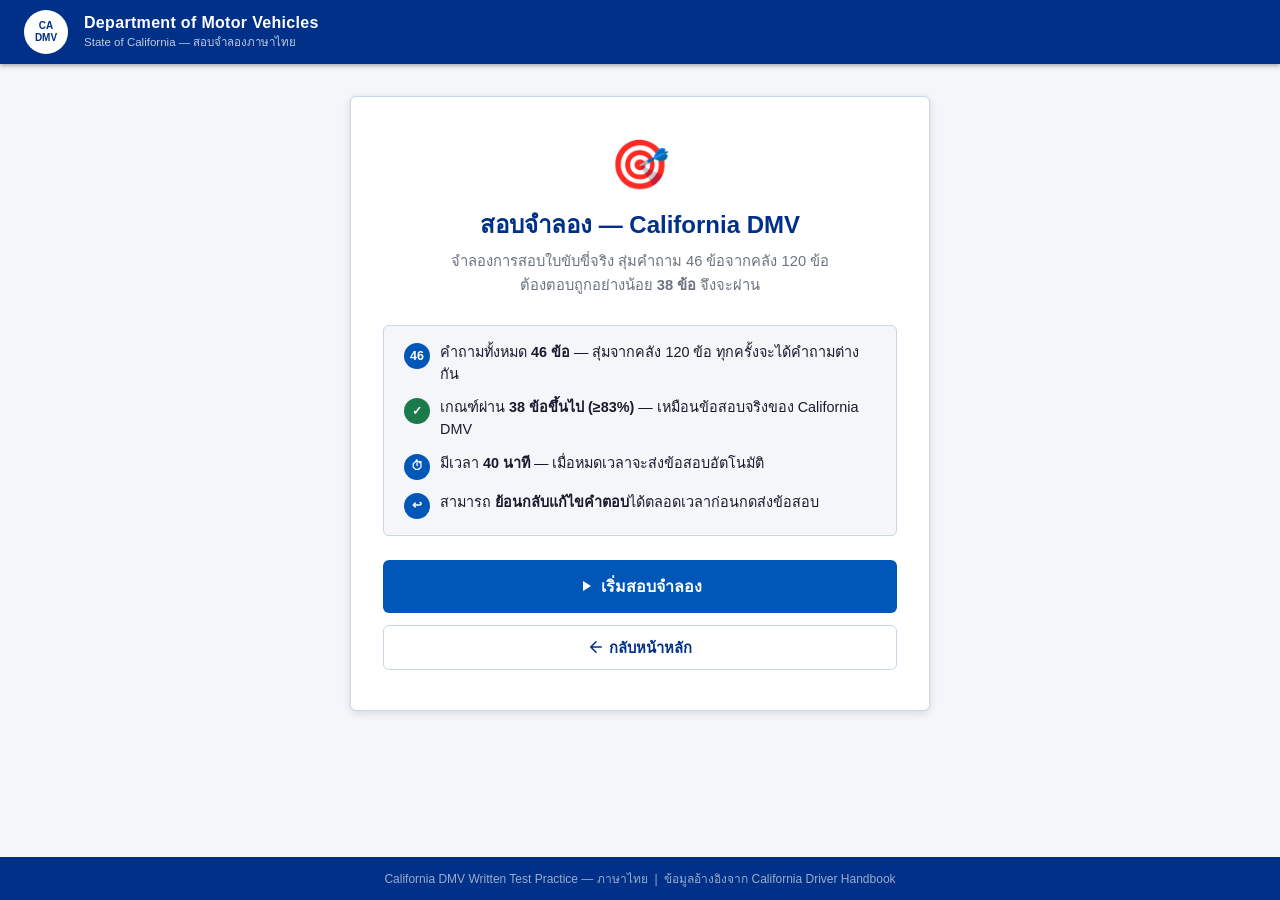
<file: mock-exam.html>
<!DOCTYPE html>
<html lang="th">
<head>
  <meta charset="UTF-8" />
  <meta name="viewport" content="width=device-width, initial-scale=1.0" />
  <meta name="description" content="จำลองการสอบใบขับขี่ California DMV จริง 46 ข้อ สุ่มจากคลัง 120 ข้อ" />
  <title>DMV สอบจำลอง — 46 ข้อ</title>
  <link rel="stylesheet" href="assets/css/main.css" />
</head>
<body>

  <!-- ═══ HEADER ═══════════════════════════════════════════════ -->
  <header class="site-header" role="banner">
    <div class="logo-seal" aria-hidden="true">
      <span>CA<br>DMV</span>
    </div>
    <div class="header-text">
      <span class="header-title">Department of Motor Vehicles</span>
      <span class="header-sub">State of California — สอบจำลองภาษาไทย</span>
    </div>
  </header>

  <!-- ═══ MAIN ══════════════════════════════════════════════════ -->
  <main class="page-wrapper" role="main">

    <!-- ─── START AREA ──────────────────────────────────────── -->
    <div id="start-area" style="display:flex; width:100%; justify-content:center;">
      <div class="mock-start-card">
        <div class="mock-start-icon" aria-hidden="true">🎯</div>
        <h1 class="mock-start-title">สอบจำลอง — California DMV</h1>
        <p class="mock-start-subtitle">
          จำลองการสอบใบขับขี่จริง สุ่มคำถาม 46 ข้อจากคลัง 120 ข้อ<br>
          ต้องตอบถูกอย่างน้อย <strong>38 ข้อ</strong> จึงจะผ่าน
        </p>

        <div class="mock-rules" role="list">
          <div class="mock-rule-item" role="listitem">
            <div class="mock-rule-icon" aria-hidden="true">46</div>
            <div>คำถามทั้งหมด <strong>46 ข้อ</strong> — สุ่มจากคลัง 120 ข้อ ทุกครั้งจะได้คำถามต่างกัน</div>
          </div>
          <div class="mock-rule-item" role="listitem">
            <div class="mock-rule-icon green" aria-hidden="true">✓</div>
            <div>เกณฑ์ผ่าน <strong>38 ข้อขึ้นไป (≥83%)</strong> — เหมือนข้อสอบจริงของ California DMV</div>
          </div>
          <div class="mock-rule-item" role="listitem">
            <div class="mock-rule-icon" aria-hidden="true">⏱</div>
            <div>มีเวลา <strong>40 นาที</strong> — เมื่อหมดเวลาจะส่งข้อสอบอัตโนมัติ</div>
          </div>
          <div class="mock-rule-item" role="listitem">
            <div class="mock-rule-icon" aria-hidden="true">↩</div>
            <div>สามารถ <strong>ย้อนกลับแก้ไขคำตอบ</strong>ได้ตลอดเวลาก่อนกดส่งข้อสอบ</div>
          </div>
        </div>

        <button class="btn btn-primary" id="btn-start"
                style="width:100%; padding:14px 0; font-size:1rem; margin-bottom:12px;">
          <svg width="16" height="16" viewBox="0 0 16 16" fill="none" aria-hidden="true">
            <path d="M4 3l8 5-8 5V3z" fill="currentColor"/>
          </svg>
          เริ่มสอบจำลอง
        </button>
        <a href="index.html" class="btn btn-outline"
           style="width:100%; text-decoration:none; box-sizing:border-box; display:flex; justify-content:center;">
          <svg width="14" height="14" viewBox="0 0 16 16" fill="none" aria-hidden="true">
            <path d="M8 2L2 8l6 6M2 8h12" stroke="currentColor" stroke-width="1.8"
                  stroke-linecap="round" stroke-linejoin="round"/>
          </svg>
          กลับหน้าหลัก
        </a>
      </div>
    </div><!-- /#start-area -->

    <!-- ─── EXAM AREA ─────────────────────────────────────────── -->
    <div class="exam-container" id="exam-area" style="display:none;">

      <!-- Test header bar -->
      <div class="exam-header" role="region" aria-label="ข้อมูลการสอบจำลอง">
        <div class="exam-header-left">
          <span class="exam-header-label">สอบจำลอง</span>
          <span class="exam-header-title">California DMV — 46 ข้อ</span>
        </div>
        <div style="display:flex; align-items:center; gap:10px; flex-shrink:0;">
          <div class="exam-progress" role="status" aria-live="polite">
            <span class="progress-label" id="progress-label">1 / 46</span>
            <div class="progress-track" role="progressbar"
                 aria-valuemin="0" aria-valuemax="100" aria-label="ความคืบหน้า">
              <div class="progress-fill" id="progress-fill" style="width:2%"></div>
            </div>
          </div>
          <div class="timer-box" id="timer-box" role="timer" aria-label="เวลาที่เหลือ">
            <svg width="13" height="13" viewBox="0 0 16 16" fill="none" aria-hidden="true">
              <circle cx="8" cy="8" r="7" stroke="currentColor" stroke-width="1.5"/>
              <path d="M8 4.5v4l2.5 2.5" stroke="currentColor" stroke-width="1.5" stroke-linecap="round"/>
            </svg>
            <span id="timer-display">40:00</span>
          </div>
        </div>
      </div>

      <!-- Question nav dots -->
      <nav class="question-dots" id="question-dots"
           aria-label="ข้อที่" role="navigation">
        <!-- injected by mock-exam.js -->
      </nav>

      <!-- Question card -->
      <article class="question-card" aria-label="คำถาม">
        <div class="question-card-top">
          <span id="question-num-label">คำถามที่ 1 จาก 46</span>
          <span style="opacity:.6;font-size:.75rem;">California DMV</span>
        </div>
        <div class="question-card-body">
          <p class="question-text" id="question-text" role="heading" aria-level="2"></p>
          <div class="question-media" id="question-media" aria-hidden="true"></div>
          <div class="choices-list" id="choices-list"
               role="radiogroup" aria-labelledby="question-text">
          </div>
          <div id="mock-feedback" class="mock-feedback" style="display:none;" aria-live="assertive"></div>
        </div>
      </article>

      <!-- Navigation buttons -->
      <nav class="exam-nav" aria-label="นำทางข้อสอบ">
        <button class="btn btn-outline" id="btn-prev"
                aria-label="ข้อก่อนหน้า" disabled onclick="prevQuestion()">
          <svg width="14" height="14" viewBox="0 0 16 16" fill="none" aria-hidden="true">
            <path d="M10 3L6 8l4 5" stroke="currentColor" stroke-width="1.8"
                  stroke-linecap="round" stroke-linejoin="round"/>
          </svg>
          ย้อนกลับ
        </button>

        <button class="btn btn-outline" aria-label="ออกจากการสอบ" onclick="confirmExit()">
          <svg width="14" height="14" viewBox="0 0 16 16" fill="none" aria-hidden="true">
            <path d="M8 2L2 8l6 6M2 8h12" stroke="currentColor" stroke-width="1.8"
                  stroke-linecap="round" stroke-linejoin="round"/>
          </svg>
          ออก
        </button>

        <button class="btn btn-primary" id="btn-next"
                aria-label="ข้อถัดไป" onclick="nextQuestion()">
          ถัดไป
          <svg width="14" height="14" viewBox="0 0 16 16" fill="none" aria-hidden="true">
            <path d="M6 3l4 5-4 5" stroke="currentColor" stroke-width="1.8"
                  stroke-linecap="round" stroke-linejoin="round"/>
          </svg>
        </button>

        <button class="btn btn-submit" id="btn-submit"
                style="display:none" aria-label="ส่งข้อสอบ" onclick="submitExam()">
          ส่งข้อสอบ
          <svg width="14" height="14" viewBox="0 0 16 16" fill="none" aria-hidden="true">
            <path d="M2 8h12M9 4l5 4-5 4" stroke="currentColor" stroke-width="1.8"
                  stroke-linecap="round" stroke-linejoin="round"/>
          </svg>
        </button>
      </nav>

    </div><!-- /#exam-area -->

    <!-- ─── SUMMARY AREA ────────────────────────────────────── -->
    <div id="summary-area" style="display:none; width:100%; max-width:960px;">
      <div class="summary-card" role="region" aria-label="สรุปผลการสอบ">

        <!-- Pass / Fail banner -->
        <div class="result-banner" id="result-banner" role="alert" aria-live="assertive">
          <div class="result-banner-icon" id="result-icon"></div>
          <div class="result-banner-label" id="result-label"></div>
          <div class="result-banner-note" id="result-note"></div>
        </div>

        <h2 class="summary-title">สรุปผลการสอบจำลอง</h2>
        <p class="summary-subtitle">
          คะแนน <strong id="summary-score">0</strong> /
          <strong id="summary-total-score">46</strong>
          (<strong id="summary-pct">0</strong>%)
          &nbsp;|&nbsp;
          เกณฑ์ผ่าน <strong>38 / 46</strong>
          &nbsp;|&nbsp;
          ตอบแล้ว <strong id="summary-answered">0</strong> ข้อ
          / ยังไม่ตอบ <strong id="summary-unanswered">0</strong> ข้อ
        </p>

        <table class="summary-table" role="table" aria-label="รายละเอียดคำตอบ">
          <thead>
            <tr>
              <th scope="col" style="width:48px">ข้อ</th>
              <th scope="col">คำถาม</th>
              <th scope="col" style="width:180px">คำตอบที่เลือก</th>
              <th scope="col" style="width:180px">เฉลย</th>
              <th scope="col" style="width:80px">ผล</th>
            </tr>
          </thead>
          <tbody id="summary-tbody">
            <!-- injected by mock-exam.js -->
          </tbody>
        </table>

        <div class="summary-actions">
          <button class="btn btn-outline" onclick="retakeExam()" aria-label="สอบใหม่อีกครั้ง">
            <svg width="14" height="14" viewBox="0 0 16 16" fill="none" aria-hidden="true">
              <path d="M2 8a6 6 0 1 0 1.5-4M2 4v4h4" stroke="currentColor"
                    stroke-width="1.8" stroke-linecap="round" stroke-linejoin="round"/>
            </svg>
            สอบใหม่อีกครั้ง
          </button>
          <a href="index.html" class="btn btn-primary"
             aria-label="กลับหน้าหลัก" style="text-decoration:none;">
            <svg width="14" height="14" viewBox="0 0 16 16" fill="none" aria-hidden="true">
              <path d="M2 8l6-6 6 6M4 6v7h3v-4h2v4h3V6" stroke="currentColor"
                    stroke-width="1.8" stroke-linecap="round" stroke-linejoin="round"/>
            </svg>
            กลับหน้าหลัก
          </a>
        </div>

      </div>
    </div><!-- /#summary-area -->

  </main>

  <!-- ═══ FOOTER ════════════════════════════════════════════════ -->
  <footer class="site-footer" role="contentinfo">
    California DMV Written Test Practice — ภาษาไทย &nbsp;|&nbsp; ข้อมูลอ้างอิงจาก California Driver Handbook
  </footer>

  <script src="assets/js/data.js"></script>
  <script src="assets/js/mock-exam.js"></script>
<!-- Cloudflare Web Analytics -->
<script defer src='https://static.cloudflareinsights.com/beacon.min.js' data-cf-beacon='{"token": "fc0050c87f024d8ab27a82caa3b9b9db"}'></script><!-- End Cloudflare Web Analytics -->
</body>
</html>
</file>
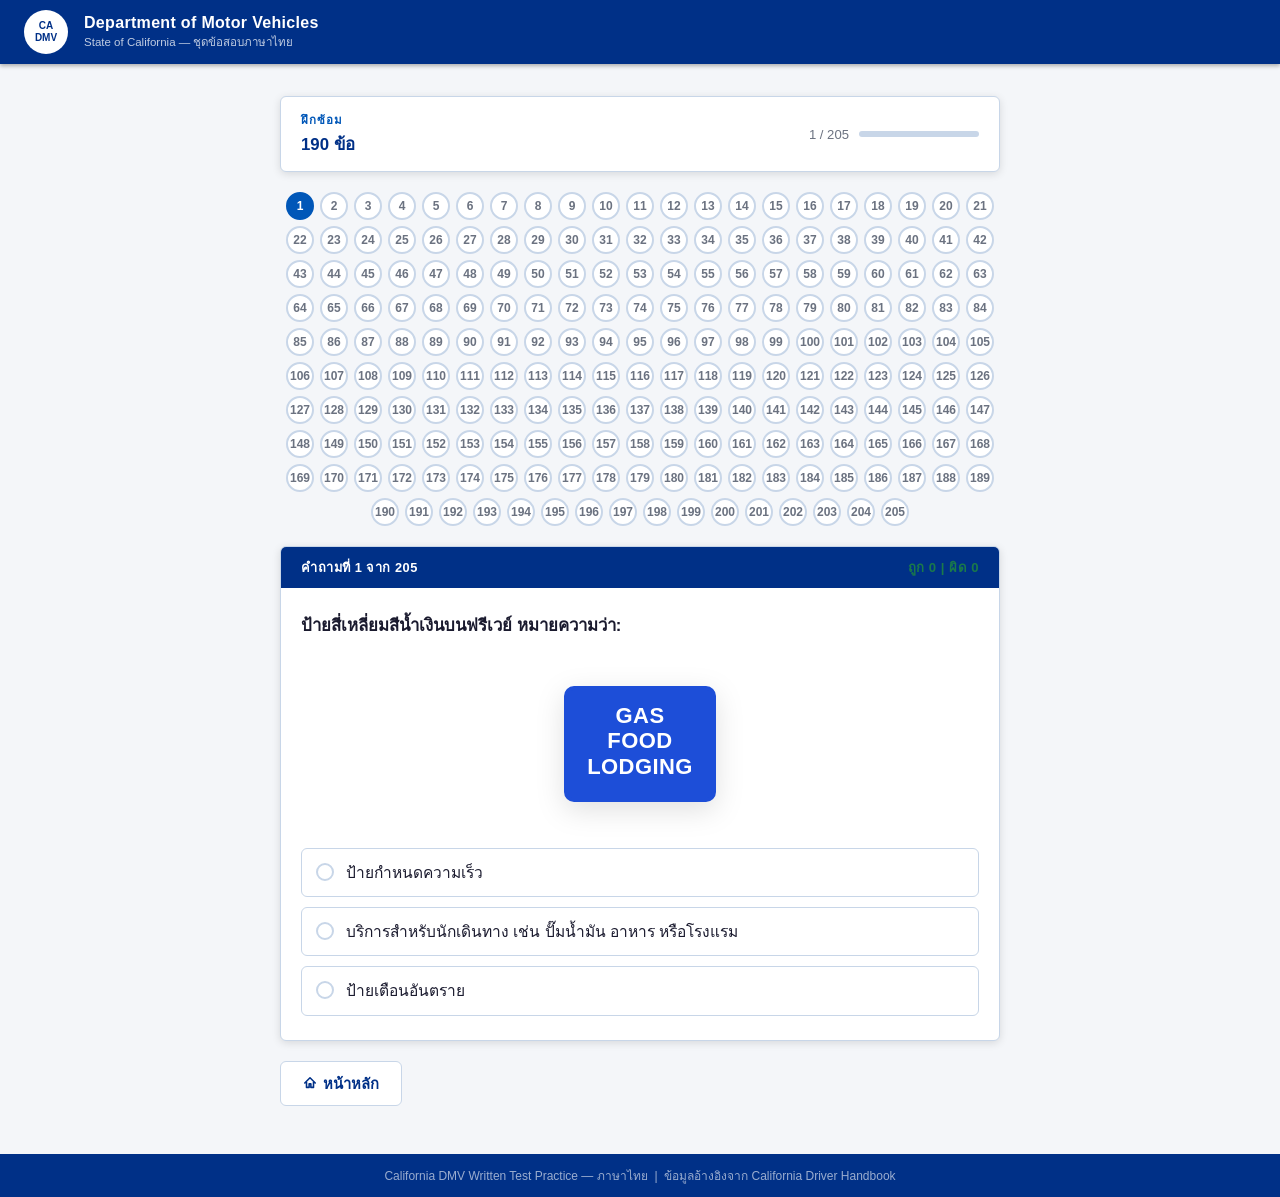
<file: practice.html>
<!DOCTYPE html>
<html lang="th">
<head>
  <meta charset="UTF-8" />
  <meta name="viewport" content="width=device-width, initial-scale=1.0" />
  <meta name="description" content="ฝึกซ้อม 190 ข้อ — สุ่มคำถามทั้งหมด พร้อมเฉลยทันที" />
  <title>DMV — ฝึกซ้อม 190 ข้อ</title>
  <link rel="stylesheet" href="assets/css/main.css" />
</head>
<body>

  <header class="site-header" role="banner">
    <div class="logo-seal" aria-hidden="true">
      <span>CA<br>DMV</span>
    </div>
    <div class="header-text">
      <span class="header-title">Department of Motor Vehicles</span>
      <span class="header-sub">State of California — ชุดข้อสอบภาษาไทย</span>
    </div>
  </header>

  <main class="page-wrapper" role="main">

    <!-- ─── EXAM AREA ──────────────────────────────────────────── -->
    <div class="exam-container" id="exam-area">

      <div class="exam-header" role="region" aria-label="ข้อมูลการฝึกซ้อม">
        <div class="exam-header-left">
          <span class="exam-header-label">ฝึกซ้อม</span>
          <span class="exam-header-title" id="exam-title">190 ข้อ</span>
        </div>
        <div class="exam-progress" role="status" aria-live="polite">
          <span class="progress-label" id="progress-label">1 / 190</span>
          <div class="progress-track" role="progressbar"
               aria-valuemin="0" aria-valuemax="100"
               aria-label="ความคืบหน้า">
            <div class="progress-fill" id="progress-fill" style="width:1%"></div>
          </div>
        </div>
      </div>

      <nav class="question-dots" id="question-dots"
           aria-label="ข้อที่" role="navigation">
      </nav>

      <article class="question-card" aria-label="คำถาม">
        <div class="question-card-top">
          <span id="question-num-label">คำถามที่ 1 จาก 190</span>
          <span id="score-label" style="font-size:.82rem;font-weight:600;color:var(--dmv-green);">ถูก 0 | ผิด 0</span>
        </div>
        <div class="question-card-body">
          <p class="question-text" id="question-text" role="heading" aria-level="2"></p>
          <div class="question-media" id="question-media" aria-hidden="true"></div>
          <div class="choices-list" id="choices-list" role="radiogroup" aria-labelledby="question-text"></div>
          <div id="feedback-box" class="practice-feedback" style="display:none;" aria-live="assertive"></div>
        </div>
      </article>

      <nav class="exam-nav" aria-label="นำทางข้อสอบ">
        <a href="index.html" class="btn btn-outline" aria-label="กลับหน้าหลัก">
          <svg width="14" height="14" viewBox="0 0 16 16" fill="none" aria-hidden="true">
            <path d="M2 8l6-6 6 6M4 6v7h3v-4h2v4h3V6" stroke="currentColor" stroke-width="1.8"
                  stroke-linecap="round" stroke-linejoin="round"/>
          </svg>
          หน้าหลัก
        </a>
        <button class="btn btn-primary" id="btn-next" style="display:none;" onclick="nextQuestion()">
          ถัดไป
          <svg width="14" height="14" viewBox="0 0 16 16" fill="none" aria-hidden="true">
            <path d="M6 3l4 5-4 5" stroke="currentColor" stroke-width="1.8"
                  stroke-linecap="round" stroke-linejoin="round"/>
          </svg>
        </button>
        <button class="btn btn-submit" id="btn-finish" style="display:none;" onclick="showSummary()">
          ดูผลสรุป
          <svg width="14" height="14" viewBox="0 0 16 16" fill="none" aria-hidden="true">
            <path d="M2 8h12M9 4l5 4-5 4" stroke="currentColor" stroke-width="1.8"
                  stroke-linecap="round" stroke-linejoin="round"/>
          </svg>
        </button>
      </nav>

    </div>

    <!-- ─── SUMMARY AREA ───────────────────────────────────────── -->
    <div id="summary-area" style="display:none; width:100%; max-width:960px;">
      <div class="summary-card" role="region" aria-label="สรุปผลการฝึกซ้อม">
        <div class="summary-icon" aria-hidden="true">📋</div>
        <h2 class="summary-title">สรุปการฝึกซ้อม 190 ข้อ</h2>
        <p class="summary-subtitle">
          คะแนน <strong id="summary-score">0</strong>/<strong id="summary-total-score">190</strong>
          &nbsp;|&nbsp;
          ถูก <strong id="summary-correct">0</strong> ข้อ
          &nbsp;/&nbsp;
          ผิด <strong id="summary-wrong">0</strong> ข้อ
          &nbsp;/&nbsp;
          ไม่ตอบ <strong id="summary-skipped">0</strong> ข้อ
        </p>

        <table class="summary-table" role="table" aria-label="รายละเอียดคำตอบ">
          <thead>
            <tr>
              <th scope="col" style="width:48px">ข้อ</th>
              <th scope="col">คำถาม</th>
              <th scope="col" style="width:180px">คำตอบที่เลือก</th>
              <th scope="col" style="width:180px">เฉลย</th>
              <th scope="col" style="width:80px">ผล</th>
            </tr>
          </thead>
          <tbody id="summary-tbody"></tbody>
        </table>

        <div class="summary-actions">
          <button class="btn btn-outline" onclick="restartPractice()">
            <svg width="14" height="14" viewBox="0 0 16 16" fill="none" aria-hidden="true">
              <path d="M2 8a6 6 0 1 0 1.5-4M2 4v4h4" stroke="currentColor"
                    stroke-width="1.8" stroke-linecap="round" stroke-linejoin="round"/>
            </svg>
            เริ่มใหม่
          </button>
          <button class="btn btn-primary" onclick="window.location.href='index.html'">
            <svg width="14" height="14" viewBox="0 0 16 16" fill="none" aria-hidden="true">
              <path d="M2 8l6-6 6 6M4 6v7h3v-4h2v4h3V6" stroke="currentColor"
                    stroke-width="1.8" stroke-linecap="round" stroke-linejoin="round"/>
            </svg>
            กลับหน้าหลัก
          </button>
        </div>
      </div>
    </div>

  </main>

  <footer class="site-footer" role="contentinfo">
    California DMV Written Test Practice — ภาษาไทย &nbsp;|&nbsp; ข้อมูลอ้างอิงจาก California Driver Handbook
  </footer>

  <script src="assets/js/data.js"></script>
  <script src="assets/js/practice.js"></script>
<!-- Cloudflare Web Analytics -->
<script defer src='https://static.cloudflareinsights.com/beacon.min.js' data-cf-beacon='{"token": "fc0050c87f024d8ab27a82caa3b9b9db"}'></script><!-- End Cloudflare Web Analytics -->
</body>
</html>
</file>
<file: assets/css/main.css>
/* ============================================================
   DMV Thailand Practice Test — Main Stylesheet
   ============================================================ */

:root {
  --dmv-navy:    #003087;
  --dmv-blue:    #0057b8;
  --dmv-light:   #e8f0fb;
  --dmv-border:  #c8d6e8;
  --dmv-gray:    #6b7280;
  --dmv-red:     #c0392b;
  --dmv-green:   #1a7a4a;
  --dmv-text:    #1a1a2e;
  --dmv-white:   #ffffff;
  --dmv-bg:      #f4f6f9;
  --radius:      6px;
  --shadow:      0 2px 8px rgba(0,0,0,.12);
  --font:        'Sarabun', 'Segoe UI', Arial, sans-serif;
}

/* ---------- Reset ---------- */
*, *::before, *::after { box-sizing: border-box; margin: 0; padding: 0; }
html { font-size: 16px; scroll-behavior: smooth; }
body {
  font-family: var(--font);
  background: var(--dmv-bg);
  color: var(--dmv-text);
  min-height: 100vh;
  display: flex;
  flex-direction: column;
}
a { color: inherit; text-decoration: none; }

/* ---------- Font (Google) ---------- */
@import url('https://fonts.googleapis.com/css2?family=Sarabun:wght@400;500;600;700&display=swap');

/* ============================================================
   HEADER
   ============================================================ */
.site-header {
  background: var(--dmv-navy);
  color: var(--dmv-white);
  padding: 0 24px;
  height: 64px;
  display: flex;
  align-items: center;
  gap: 16px;
  box-shadow: 0 2px 4px rgba(0,0,0,.3);
  flex-shrink: 0;
}
.site-header .logo-seal {
  width: 44px;
  height: 44px;
  background: var(--dmv-white);
  border-radius: 50%;
  display: flex;
  align-items: center;
  justify-content: center;
  flex-shrink: 0;
}
.site-header .logo-seal span {
  font-size: 10px;
  font-weight: 700;
  color: var(--dmv-navy);
  text-align: center;
  line-height: 1.2;
}
.site-header .header-text { display: flex; flex-direction: column; }
.site-header .header-title {
  font-size: 1rem;
  font-weight: 700;
  letter-spacing: .02em;
}
.site-header .header-sub {
  font-size: 0.72rem;
  opacity: .75;
  margin-top: 1px;
}

/* ============================================================
   FOOTER
   ============================================================ */
.site-footer {
  margin-top: auto;
  background: var(--dmv-navy);
  color: rgba(255,255,255,.6);
  text-align: center;
  font-size: 0.75rem;
  padding: 12px;
  flex-shrink: 0;
}

/* ============================================================
   PAGE WRAPPER
   ============================================================ */
.page-wrapper {
  flex: 1;
  display: flex;
  flex-direction: column;
  align-items: center;
  padding: 32px 16px 48px;
}

/* ============================================================
   HOME PAGE
   ============================================================ */
.home-hero {
  text-align: center;
  max-width: 680px;
  margin-bottom: 40px;
}
.home-hero h1 {
  font-size: 1.75rem;
  font-weight: 700;
  color: var(--dmv-navy);
  margin-bottom: 10px;
}
.home-hero p {
  font-size: 0.97rem;
  color: var(--dmv-gray);
  line-height: 1.6;
}

.home-info-bar {
  display: flex;
  gap: 16px;
  justify-content: center;
  margin-bottom: 36px;
  flex-wrap: wrap;
}
.info-chip {
  background: var(--dmv-white);
  border: 1px solid var(--dmv-border);
  border-radius: 20px;
  padding: 6px 16px;
  font-size: 0.85rem;
  color: var(--dmv-navy);
  display: flex;
  align-items: center;
  gap: 6px;
}
.info-chip strong { font-weight: 600; }
.support-chip {
  background: var(--dmv-white);
  border: 1px solid var(--dmv-border);
  border-radius: 20px;
  padding: 6px 16px;
  font-size: 0.85rem;
  color: var(--dmv-navy);
  display: flex;
  align-items: center;
  gap: 6px;
  font-family: var(--font);
  font-weight: 600;
  cursor: pointer;
  transition: border-color .15s, color .15s, box-shadow .15s;
}
.support-chip:hover {
  border-color: var(--dmv-blue);
  color: var(--dmv-blue);
  box-shadow: 0 2px 8px rgba(0,48,135,.12);
}

.support-modal {
  position: fixed;
  inset: 0;
  z-index: 50;
  display: none;
  align-items: center;
  justify-content: center;
  padding: 20px;
}
.support-modal.is-open { display: flex; }
.support-backdrop {
  position: absolute;
  inset: 0;
  background: rgba(0, 20, 50, .55);
}
.support-dialog {
  position: relative;
  width: min(420px, 100%);
  background: var(--dmv-white);
  border: 1px solid var(--dmv-border);
  border-radius: var(--radius);
  box-shadow: 0 20px 50px rgba(0,0,0,.28);
  padding: 26px 22px 22px;
  text-align: center;
}
.support-close {
  position: absolute;
  top: 10px;
  right: 12px;
  width: 32px;
  height: 32px;
  border: 1px solid var(--dmv-border);
  border-radius: 50%;
  background: var(--dmv-white);
  color: var(--dmv-gray);
  font-size: 1.35rem;
  line-height: 1;
  cursor: pointer;
}
.support-close:hover { color: var(--dmv-navy); border-color: var(--dmv-blue); }
.support-dialog h2 {
  color: var(--dmv-navy);
  font-size: 1.25rem;
  margin-bottom: 8px;
}
.support-dialog p {
  color: var(--dmv-gray);
  font-size: 0.9rem;
  line-height: 1.55;
}
.support-qr {
  display: block;
  width: min(280px, 78vw);
  height: auto;
  margin: 18px auto;
  border: 1px solid var(--dmv-border);
  border-radius: var(--radius);
}
.support-note {
  padding-top: 8px;
  border-top: 1px solid var(--dmv-border);
}

/* Test grid */
.test-grid-title {
  font-size: 1rem;
  font-weight: 600;
  color: var(--dmv-navy);
  margin-bottom: 16px;
  text-align: center;
  letter-spacing: .01em;
}

.test-grid {
  display: grid;
  grid-template-columns: repeat(auto-fill, minmax(200px, 1fr));
  gap: 16px;
  width: 100%;
  max-width: 880px;
}

.test-card {
  background: var(--dmv-white);
  border: 1px solid var(--dmv-border);
  border-top: 4px solid var(--dmv-blue);
  border-radius: var(--radius);
  padding: 20px 16px;
  cursor: pointer;
  transition: box-shadow .18s, transform .15s, border-top-color .18s;
  display: flex;
  flex-direction: column;
  gap: 8px;
  box-shadow: var(--shadow);
}
.test-card:hover {
  box-shadow: 0 6px 18px rgba(0,0,48,.15);
  transform: translateY(-2px);
  border-top-color: var(--dmv-navy);
}
.test-card:active { transform: translateY(0); }

.test-card-number {
  font-size: 0.72rem;
  font-weight: 700;
  text-transform: uppercase;
  letter-spacing: .08em;
  color: var(--dmv-blue);
}
.test-card-title {
  font-size: 1.05rem;
  font-weight: 700;
  color: var(--dmv-navy);
}
.test-card-meta {
  font-size: 0.8rem;
  color: var(--dmv-gray);
  display: flex;
  align-items: center;
  gap: 4px;
}
.test-card-btn {
  margin-top: 8px;
  display: inline-flex;
  align-items: center;
  justify-content: center;
  gap: 6px;
  background: var(--dmv-blue);
  color: var(--dmv-white);
  border: none;
  border-radius: var(--radius);
  padding: 8px 0;
  width: 100%;
  font-size: 0.87rem;
  font-weight: 600;
  font-family: var(--font);
  cursor: pointer;
  transition: background .15s;
}
.test-card-btn:hover { background: var(--dmv-navy); }

/* Notice box */
.notice-box {
  max-width: 880px;
  width: 100%;
  background: var(--dmv-light);
  border: 1px solid var(--dmv-border);
  border-left: 4px solid var(--dmv-blue);
  border-radius: var(--radius);
  padding: 14px 18px;
  font-size: 0.85rem;
  color: var(--dmv-navy);
  margin-bottom: 28px;
  line-height: 1.6;
}
.reference-box {
  max-width: 880px;
  width: 100%;
  background: var(--dmv-white);
  border: 1px solid var(--dmv-border);
  border-radius: var(--radius);
  padding: 12px 16px;
  font-size: 0.84rem;
  color: var(--dmv-gray);
  text-align: center;
  margin: -12px 0 28px;
  line-height: 1.55;
}
.reference-box a {
  color: var(--dmv-blue);
  font-weight: 700;
  text-decoration: underline;
  text-underline-offset: 2px;
}

/* ============================================================
   EXAM PAGE
   ============================================================ */
.exam-container {
  width: 100%;
  max-width: 720px;
}

/* Test header bar */
.exam-header {
  background: var(--dmv-white);
  border: 1px solid var(--dmv-border);
  border-radius: var(--radius);
  padding: 14px 20px;
  margin-bottom: 20px;
  display: flex;
  align-items: center;
  justify-content: space-between;
  gap: 12px;
  box-shadow: var(--shadow);
}
.exam-header-left { display: flex; flex-direction: column; gap: 2px; }
.exam-header-label {
  font-size: 0.72rem;
  font-weight: 700;
  text-transform: uppercase;
  letter-spacing: .08em;
  color: var(--dmv-blue);
}
.exam-header-title {
  font-size: 1.05rem;
  font-weight: 700;
  color: var(--dmv-navy);
}

/* Progress */
.exam-progress { display: flex; align-items: center; gap: 10px; flex-shrink: 0; }
.progress-label {
  font-size: 0.82rem;
  color: var(--dmv-gray);
  white-space: nowrap;
}
.progress-track {
  width: 120px;
  height: 6px;
  background: var(--dmv-border);
  border-radius: 99px;
  overflow: hidden;
}
.progress-fill {
  height: 100%;
  background: var(--dmv-blue);
  border-radius: 99px;
  transition: width .35s ease;
}

/* Question dots */
.question-dots {
  display: flex;
  gap: 6px;
  flex-wrap: wrap;
  margin-bottom: 20px;
  justify-content: center;
}
.q-dot {
  width: 28px;
  height: 28px;
  border-radius: 50%;
  border: 2px solid var(--dmv-border);
  background: var(--dmv-white);
  font-size: 0.75rem;
  font-weight: 600;
  color: var(--dmv-gray);
  display: flex;
  align-items: center;
  justify-content: center;
  cursor: pointer;
  transition: all .15s;
  font-family: var(--font);
}
.q-dot:hover { border-color: var(--dmv-blue); color: var(--dmv-blue); }
.q-dot.active { background: var(--dmv-blue); border-color: var(--dmv-blue); color: var(--dmv-white); }
.q-dot.answered { background: var(--dmv-light); border-color: var(--dmv-blue); color: var(--dmv-blue); }

/* Question card */
.question-card {
  background: var(--dmv-white);
  border: 1px solid var(--dmv-border);
  border-radius: var(--radius);
  box-shadow: var(--shadow);
  overflow: hidden;
  margin-bottom: 20px;
}
.question-card-top {
  background: var(--dmv-navy);
  color: var(--dmv-white);
  padding: 10px 20px;
  font-size: 0.8rem;
  font-weight: 600;
  letter-spacing: .04em;
  display: flex;
  align-items: center;
  justify-content: space-between;
}
.question-card-body { padding: 24px 20px; }
.question-text {
  font-size: 1.05rem;
  font-weight: 600;
  color: var(--dmv-text);
  line-height: 1.65;
  margin-bottom: 24px;
}
.question-media {
  display: none;
  justify-content: center;
  margin: 0 0 24px;
}
.question-media.has-media { display: flex; }
.traffic-sign {
  width: min(220px, 78vw);
  height: auto;
  filter: drop-shadow(0 8px 14px rgba(0, 0, 0, .12));
}
.traffic-sign text {
  font-family: Arial, Helvetica, sans-serif;
  font-weight: 800;
  text-anchor: middle;
  dominant-baseline: middle;
  letter-spacing: .02em;
}

/* Choices */
.choices-list {
  display: flex;
  flex-direction: column;
  gap: 10px;
}
.choice-item {
  display: flex;
  align-items: flex-start;
  gap: 12px;
  padding: 12px 14px;
  border: 1.5px solid var(--dmv-border);
  border-radius: var(--radius);
  cursor: pointer;
  transition: border-color .15s, background .15s;
}
.choice-item:hover { border-color: var(--dmv-blue); background: var(--dmv-light); }
.choice-item.selected { border-color: var(--dmv-blue); background: var(--dmv-light); }

/* Native radio hidden, custom circle shown */
.choice-item input[type="radio"] { display: none; }
.choice-radio {
  width: 18px;
  height: 18px;
  border-radius: 50%;
  border: 2px solid var(--dmv-border);
  flex-shrink: 0;
  margin-top: 2px;
  display: flex;
  align-items: center;
  justify-content: center;
  transition: border-color .15s;
}
.choice-item.selected .choice-radio {
  border-color: var(--dmv-blue);
  background: var(--dmv-blue);
}
.choice-item.selected .choice-radio::after {
  content: '';
  width: 6px;
  height: 6px;
  background: white;
  border-radius: 50%;
}
.choice-label {
  font-size: 0.97rem;
  color: var(--dmv-text);
  line-height: 1.5;
}

/* Navigation */
.exam-nav {
  display: flex;
  align-items: center;
  justify-content: space-between;
  gap: 12px;
}
.btn {
  display: inline-flex;
  align-items: center;
  justify-content: center;
  gap: 6px;
  padding: 10px 22px;
  border-radius: var(--radius);
  font-size: 0.92rem;
  font-weight: 600;
  font-family: var(--font);
  border: none;
  cursor: pointer;
  transition: background .15s, opacity .15s;
}
.btn:disabled { opacity: .35; cursor: not-allowed; }
.btn-outline {
  background: var(--dmv-white);
  border: 1.5px solid var(--dmv-border);
  color: var(--dmv-navy);
}
.btn-outline:hover:not(:disabled) { border-color: var(--dmv-navy); background: var(--dmv-light); }
.btn-primary {
  background: var(--dmv-blue);
  color: var(--dmv-white);
}
.btn-primary:hover:not(:disabled) { background: var(--dmv-navy); }
.btn-submit {
  background: var(--dmv-navy);
  color: var(--dmv-white);
}
.btn-submit:hover:not(:disabled) { background: #00215e; }

/* ============================================================
   SUMMARY PAGE
   ============================================================ */
.summary-card {
  background: var(--dmv-white);
  border: 1px solid var(--dmv-border);
  border-radius: var(--radius);
  box-shadow: var(--shadow);
  padding: 36px 28px;
  text-align: center;
  width: 100%;
  max-width: 960px;
}
.summary-icon { font-size: 3.5rem; margin-bottom: 12px; }
.summary-title { font-size: 1.5rem; font-weight: 700; color: var(--dmv-navy); margin-bottom: 6px; }
.summary-subtitle { font-size: 0.92rem; color: var(--dmv-gray); margin-bottom: 28px; }

.summary-table {
  width: 100%;
  border-collapse: collapse;
  margin-bottom: 28px;
  text-align: left;
  display: block;
  overflow-x: auto;
}
.summary-table th {
  background: var(--dmv-navy);
  color: var(--dmv-white);
  padding: 10px 14px;
  font-size: 0.82rem;
  font-weight: 600;
  letter-spacing: .04em;
}
.summary-table td {
  padding: 10px 14px;
  font-size: 0.92rem;
  border-bottom: 1px solid var(--dmv-border);
  vertical-align: top;
}
.summary-table tr:last-child td { border-bottom: none; }
.summary-table tr:nth-child(even) td { background: var(--dmv-bg); }
.badge-answered {
  display: inline-block;
  background: var(--dmv-light);
  color: var(--dmv-blue);
  border-radius: 99px;
  padding: 2px 10px;
  font-size: 0.78rem;
  font-weight: 600;
}
.badge-skipped {
  display: inline-block;
  background: #fef3cd;
  color: #856404;
  border-radius: 99px;
  padding: 2px 10px;
  font-size: 0.78rem;
  font-weight: 600;
}
.badge-answer {
  display: inline-block;
  background: #e7f6ec;
  color: #1f6f3f;
  border-radius: 99px;
  padding: 2px 10px;
  font-size: 0.78rem;
  font-weight: 600;
}
.badge-correct,
.badge-incorrect {
  display: inline-block;
  border-radius: 99px;
  padding: 2px 10px;
  font-size: 0.78rem;
  font-weight: 700;
}
.badge-correct {
  background: #dff3e6;
  color: #1f6f3f;
}
.badge-incorrect {
  background: #fde2e1;
  color: #9f2a24;
}

.summary-actions {
  display: flex;
  gap: 12px;
  justify-content: center;
  flex-wrap: wrap;
}

/* ============================================================
   MOCK EXAM — start screen
   ============================================================ */
.mock-start-card {
  background: var(--dmv-white);
  border: 1px solid var(--dmv-border);
  border-radius: var(--radius);
  box-shadow: var(--shadow);
  padding: 40px 32px;
  text-align: center;
  width: 100%;
  max-width: 580px;
}
.mock-start-icon { font-size: 3rem; margin-bottom: 12px; }
.mock-start-title {
  font-size: 1.5rem;
  font-weight: 700;
  color: var(--dmv-navy);
  margin-bottom: 6px;
}
.mock-start-subtitle {
  font-size: 0.92rem;
  color: var(--dmv-gray);
  margin-bottom: 28px;
  line-height: 1.6;
}
.mock-rules {
  background: var(--dmv-bg);
  border: 1px solid var(--dmv-border);
  border-radius: var(--radius);
  padding: 16px 20px;
  text-align: left;
  margin-bottom: 24px;
  display: flex;
  flex-direction: column;
  gap: 12px;
}
.mock-rule-item {
  display: flex;
  align-items: flex-start;
  gap: 10px;
  font-size: 0.9rem;
  color: var(--dmv-text);
  line-height: 1.5;
}
.mock-rule-icon {
  width: 26px;
  height: 26px;
  border-radius: 50%;
  background: var(--dmv-blue);
  color: var(--dmv-white);
  font-size: 0.78rem;
  font-weight: 700;
  display: flex;
  align-items: center;
  justify-content: center;
  flex-shrink: 0;
  margin-top: 1px;
}
.mock-rule-icon.green { background: var(--dmv-green); }

/* Timer in exam header */
.timer-box {
  display: flex;
  align-items: center;
  gap: 5px;
  font-size: 1rem;
  font-weight: 700;
  color: var(--dmv-navy);
  background: var(--dmv-bg);
  border: 1.5px solid var(--dmv-border);
  border-radius: var(--radius);
  padding: 4px 10px;
  font-variant-numeric: tabular-nums;
  white-space: nowrap;
  flex-shrink: 0;
}
.timer-box.warning {
  color: var(--dmv-red);
  border-color: var(--dmv-red);
  background: #fff5f5;
  animation: timer-blink 1s ease-in-out infinite;
}
@keyframes timer-blink {
  0%, 100% { opacity: 1; }
  50% { opacity: 0.6; }
}

/* Result banner */
.result-banner {
  border-radius: var(--radius);
  padding: 22px 28px;
  text-align: center;
  margin-bottom: 24px;
}
.result-banner.pass {
  background: #dff3e6;
  border: 2px solid var(--dmv-green);
}
.result-banner.fail {
  background: #fde2e1;
  border: 2px solid var(--dmv-red);
}
.result-banner-icon { font-size: 2.2rem; }
.result-banner-label {
  font-size: 1.9rem;
  font-weight: 800;
  letter-spacing: .06em;
  margin: 4px 0 5px;
}
.result-banner.pass .result-banner-label { color: var(--dmv-green); }
.result-banner.fail .result-banner-label { color: var(--dmv-red); }
.result-banner-note { font-size: 0.88rem; color: var(--dmv-gray); }

/* Mock exam banner on home page */
.mock-exam-banner {
  max-width: 880px;
  width: 100%;
  background: linear-gradient(135deg, #003087 0%, #0057b8 100%);
  border-radius: var(--radius);
  padding: 24px 28px;
  display: flex;
  align-items: center;
  justify-content: space-between;
  gap: 20px;
  margin-bottom: 28px;
  flex-wrap: wrap;
  box-shadow: 0 4px 16px rgba(0,48,135,.2);
}
.mock-exam-badge {
  display: inline-block;
  background: rgba(255,255,255,.2);
  color: var(--dmv-white);
  border-radius: 99px;
  padding: 3px 12px;
  font-size: 0.72rem;
  font-weight: 700;
  letter-spacing: .07em;
  text-transform: uppercase;
  margin-bottom: 6px;
}
.mock-exam-banner-title {
  font-size: 1.25rem;
  font-weight: 700;
  color: var(--dmv-white);
  margin-bottom: 4px;
}
.mock-exam-banner-desc {
  font-size: 0.87rem;
  color: rgba(255,255,255,.82);
  line-height: 1.5;
}
.mock-exam-banner .btn-white {
  background: var(--dmv-white);
  color: var(--dmv-navy);
  border: none;
  white-space: nowrap;
  flex-shrink: 0;
  display: inline-flex;
  align-items: center;
  justify-content: center;
  gap: 6px;
  padding: 10px 22px;
  border-radius: var(--radius);
  font-size: 0.92rem;
  font-weight: 600;
  font-family: var(--font);
  cursor: pointer;
  text-decoration: none;
  transition: background .15s;
}
.mock-exam-banner .btn-white:hover { background: var(--dmv-light); }

/* ============================================================
   PRACTICE MODE — immediate feedback
   ============================================================ */
.choice-item.choice-correct {
  border-color: var(--dmv-green) !important;
  background: #f0fdf4 !important;
}
.choice-item.choice-correct .choice-radio {
  border-color: var(--dmv-green) !important;
  background: var(--dmv-green) !important;
}
.choice-item.choice-correct .choice-radio::after {
  content: '';
  width: 6px;
  height: 6px;
  background: white;
  border-radius: 50%;
}
.choice-item.choice-wrong {
  border-color: var(--dmv-red) !important;
  background: #fff5f5 !important;
}
.choice-item.choice-wrong .choice-radio {
  border-color: var(--dmv-red) !important;
  background: var(--dmv-red) !important;
}
.choice-item.choice-wrong .choice-radio::after {
  content: '';
  width: 6px;
  height: 6px;
  background: white;
  border-radius: 50%;
}

.mock-feedback {
  margin-top: 16px;
  padding: 12px 16px;
  border-radius: var(--radius);
  font-size: 0.95rem;
  font-weight: 500;
  line-height: 1.5;
}

.practice-feedback {
  margin-top: 16px;
  padding: 12px 16px;
  border-radius: var(--radius);
  font-size: 0.95rem;
  font-weight: 500;
  line-height: 1.5;
}
.feedback-correct {
  background: #f0fdf4;
  border: 1.5px solid var(--dmv-green);
  color: var(--dmv-green);
}
.feedback-wrong {
  background: #fff5f5;
  border: 1.5px solid var(--dmv-red);
  color: var(--dmv-red);
}
.feedback-answer {
  font-weight: 700;
  color: var(--dmv-navy);
}
.feedback-explanation {
  margin-top: 10px;
  padding-top: 10px;
  border-top: 1px solid rgba(0,0,0,.08);
  font-size: 0.9rem;
  font-weight: 400;
  color: #374151;
  line-height: 1.6;
}
.feedback-tip {
  margin-top: 6px;
  font-size: 0.88rem;
  font-weight: 400;
  color: #92400e;
  background: #fffbeb;
  border-radius: 6px;
  padding: 5px 10px;
}
.feedback-terms {
  margin-top: 8px;
  display: flex;
  flex-wrap: wrap;
  gap: 6px;
}
.term-badge {
  display: inline-block;
  background: #eff6ff;
  border: 1px solid #bfdbfe;
  border-radius: 6px;
  padding: 3px 9px;
  font-size: 0.82rem;
  color: #1e40af;
  font-weight: 400;
}

.q-dot.dot-correct {
  background: var(--dmv-green);
  border-color: var(--dmv-green);
  color: #fff;
}
.q-dot.dot-wrong {
  background: var(--dmv-red);
  border-color: var(--dmv-red);
  color: #fff;
}

/* ============================================================
   RESPONSIVE
   ============================================================ */
@media (max-width: 520px) {
  .site-header .header-sub { display: none; }
  .test-grid { grid-template-columns: 1fr 1fr; }
  .progress-track { width: 80px; }
  .question-card-body { padding: 18px 14px; }
  .exam-nav { flex-wrap: wrap; }
  .btn { flex: 1; }
  .summary-card { padding: 24px 16px; }
}
</file>
